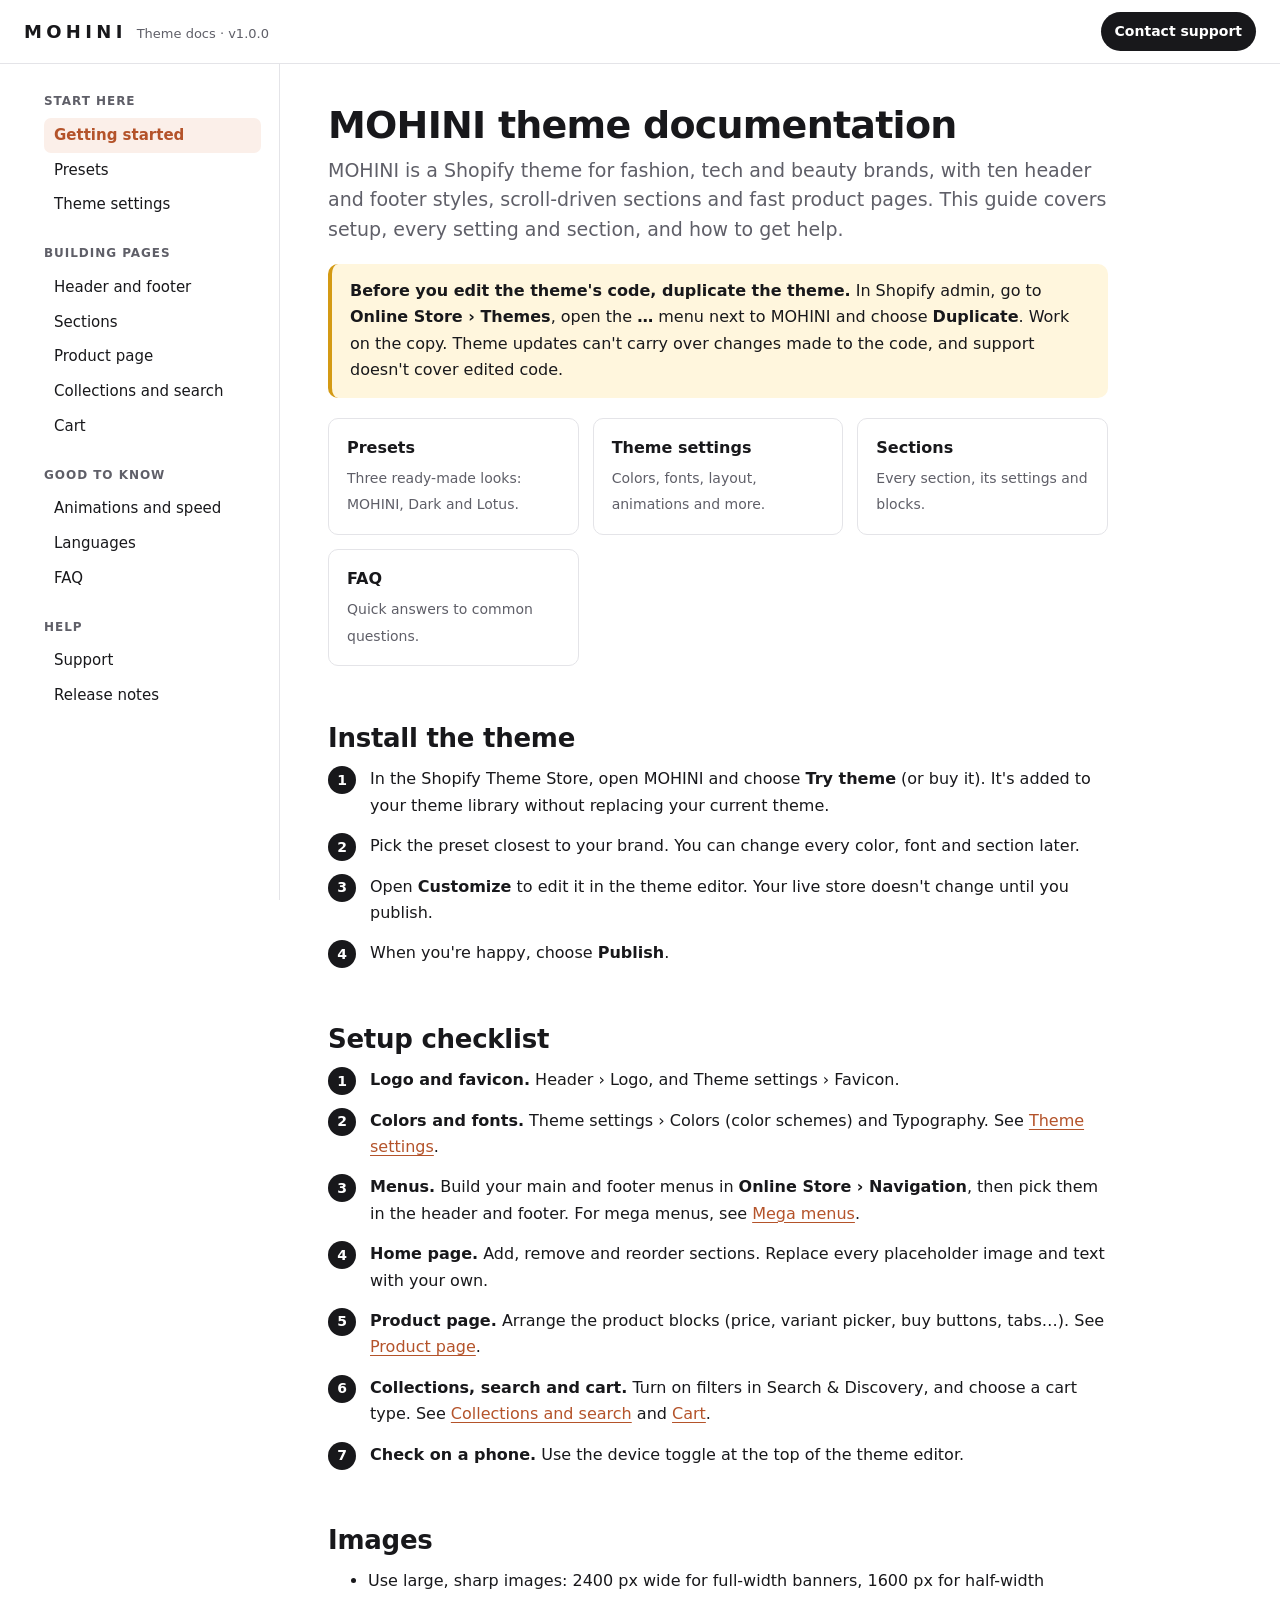
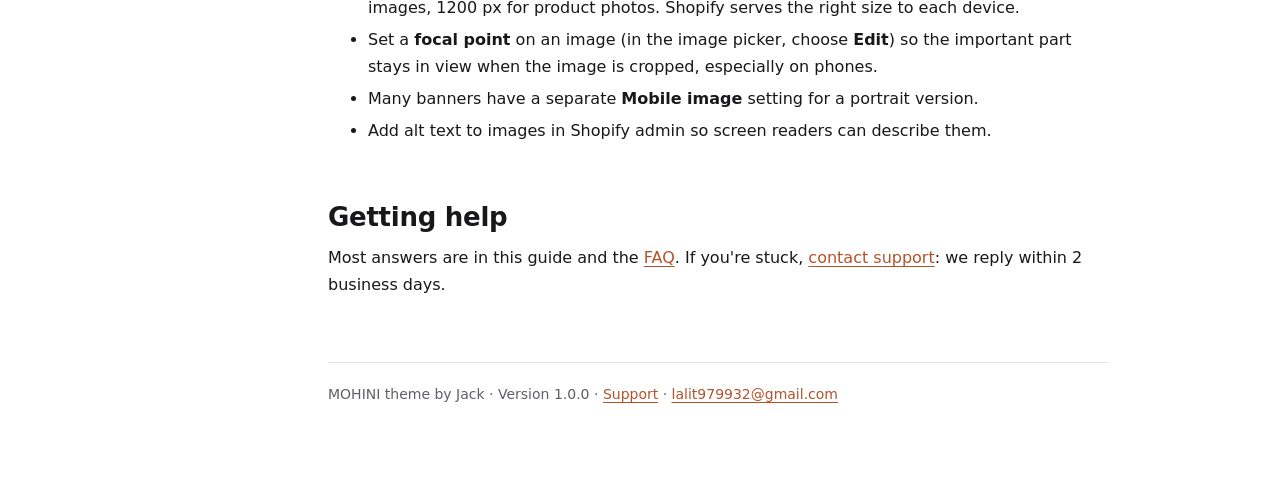
<file: index.html>
<!doctype html>
<html lang="en">
<head>
<meta charset="utf-8">
<meta name="viewport" content="width=device-width, initial-scale=1">
<title>Getting started · MOHINI theme docs</title>
<meta name="description" content="Install MOHINI, pick a preset and set up your store.">
<link rel="canonical" href="https://lalit7704.github.io/mohini-theme-docs/">
<link rel="stylesheet" href="assets/style.css">
</head>
<body>
<header class="topbar">
  <a class="brand" href="index.html">MOHINI<span>Theme docs · v1.0.0</span></a>
  <span class="spacer"></span>
  <a class="cta" href="support.html">Contact support</a>
  <button class="menu-toggle" type="button" aria-expanded="false" aria-controls="sidebar">Menu</button>
</header>
<div class="layout">
  <nav class="sidebar" id="sidebar" aria-label="Documentation"><h4>Start here</h4><a href="index.html" aria-current="page">Getting started</a><a href="presets.html">Presets</a><a href="theme-settings.html">Theme settings</a><h4>Building pages</h4><a href="header-footer.html">Header and footer</a><a href="sections.html">Sections</a><a href="product-page.html">Product page</a><a href="collections-search.html">Collections and search</a><a href="cart.html">Cart</a><h4>Good to know</h4><a href="animations.html">Animations and speed</a><a href="languages.html">Languages</a><a href="faq.html">FAQ</a><h4>Help</h4><a href="support.html">Support</a><a href="changelog.html">Release notes</a></nav>
  <main><div class="content">

<h1>MOHINI theme documentation</h1>
<p class="lead">MOHINI is a Shopify theme for fashion, tech and beauty brands, with ten header and footer styles, scroll-driven sections and fast product pages. This guide covers setup, every setting and section, and how to get help.</p>

<div class="warning">
  <p><strong>Before you edit the theme's code, duplicate the theme.</strong> In Shopify admin, go to <strong>Online Store › Themes</strong>, open the <strong>…</strong> menu next to MOHINI and choose <strong>Duplicate</strong>. Work on the copy. Theme updates can't carry over changes made to the code, and support doesn't cover edited code.</p>
</div>

<div class="cards">
  <a class="card" href="presets.html"><strong>Presets</strong><span>Three ready-made looks: MOHINI, Dark and Lotus.</span></a>
  <a class="card" href="theme-settings.html"><strong>Theme settings</strong><span>Colors, fonts, layout, animations and more.</span></a>
  <a class="card" href="sections.html"><strong>Sections</strong><span>Every section, its settings and blocks.</span></a>
  <a class="card" href="faq.html"><strong>FAQ</strong><span>Quick answers to common questions.</span></a>
</div>

<h2 id="install">Install the theme</h2>
<ol class="steps">
  <li>In the Shopify Theme Store, open MOHINI and choose <strong>Try theme</strong> (or buy it). It's added to your theme library without replacing your current theme.</li>
  <li>Pick the preset closest to your brand. You can change every color, font and section later.</li>
  <li>Open <strong>Customize</strong> to edit it in the theme editor. Your live store doesn't change until you publish.</li>
  <li>When you're happy, choose <strong>Publish</strong>.</li>
</ol>

<h2 id="checklist">Setup checklist</h2>
<ol class="steps">
  <li><strong>Logo and favicon.</strong> Header › Logo, and Theme settings › Favicon.</li>
  <li><strong>Colors and fonts.</strong> Theme settings › Colors (color schemes) and Typography. See <a href="theme-settings.html">Theme settings</a>.</li>
  <li><strong>Menus.</strong> Build your main and footer menus in <strong>Online Store › Navigation</strong>, then pick them in the header and footer. For mega menus, see <a href="header-footer.html#mega-menu">Mega menus</a>.</li>
  <li><strong>Home page.</strong> Add, remove and reorder sections. Replace every placeholder image and text with your own.</li>
  <li><strong>Product page.</strong> Arrange the product blocks (price, variant picker, buy buttons, tabs…). See <a href="product-page.html">Product page</a>.</li>
  <li><strong>Collections, search and cart.</strong> Turn on filters in Search & Discovery, and choose a cart type. See <a href="collections-search.html">Collections and search</a> and <a href="cart.html">Cart</a>.</li>
  <li><strong>Check on a phone.</strong> Use the device toggle at the top of the theme editor.</li>
</ol>

<h2 id="images">Images</h2>
<ul>
  <li>Use large, sharp images: 2400 px wide for full-width banners, 1600 px for half-width images, 1200 px for product photos. Shopify serves the right size to each device.</li>
  <li>Set a <strong>focal point</strong> on an image (in the image picker, choose <strong>Edit</strong>) so the important part stays in view when the image is cropped, especially on phones.</li>
  <li>Many banners have a separate <strong>Mobile image</strong> setting for a portrait version.</li>
  <li>Add alt text to images in Shopify admin so screen readers can describe them.</li>
</ul>

<h2 id="help">Getting help</h2>
<p>Most answers are in this guide and the <a href="faq.html">FAQ</a>. If you're stuck, <a href="support.html">contact support</a>: we reply within 2 business days.</p>

  <footer class="site">MOHINI theme by Jack · Version 1.0.0 · <a href="support.html">Support</a> · <a href="mailto:lalit979932@gmail.com">lalit979932@gmail.com</a></footer>
  </div></main>
</div>
<script>
  (function () {
    var button = document.querySelector('.menu-toggle');
    var sidebar = document.getElementById('sidebar');
    button.addEventListener('click', function () {
      var open = sidebar.classList.toggle('is-open');
      button.setAttribute('aria-expanded', String(open));
    });
  })();
</script>
</body>
</html>
</file>
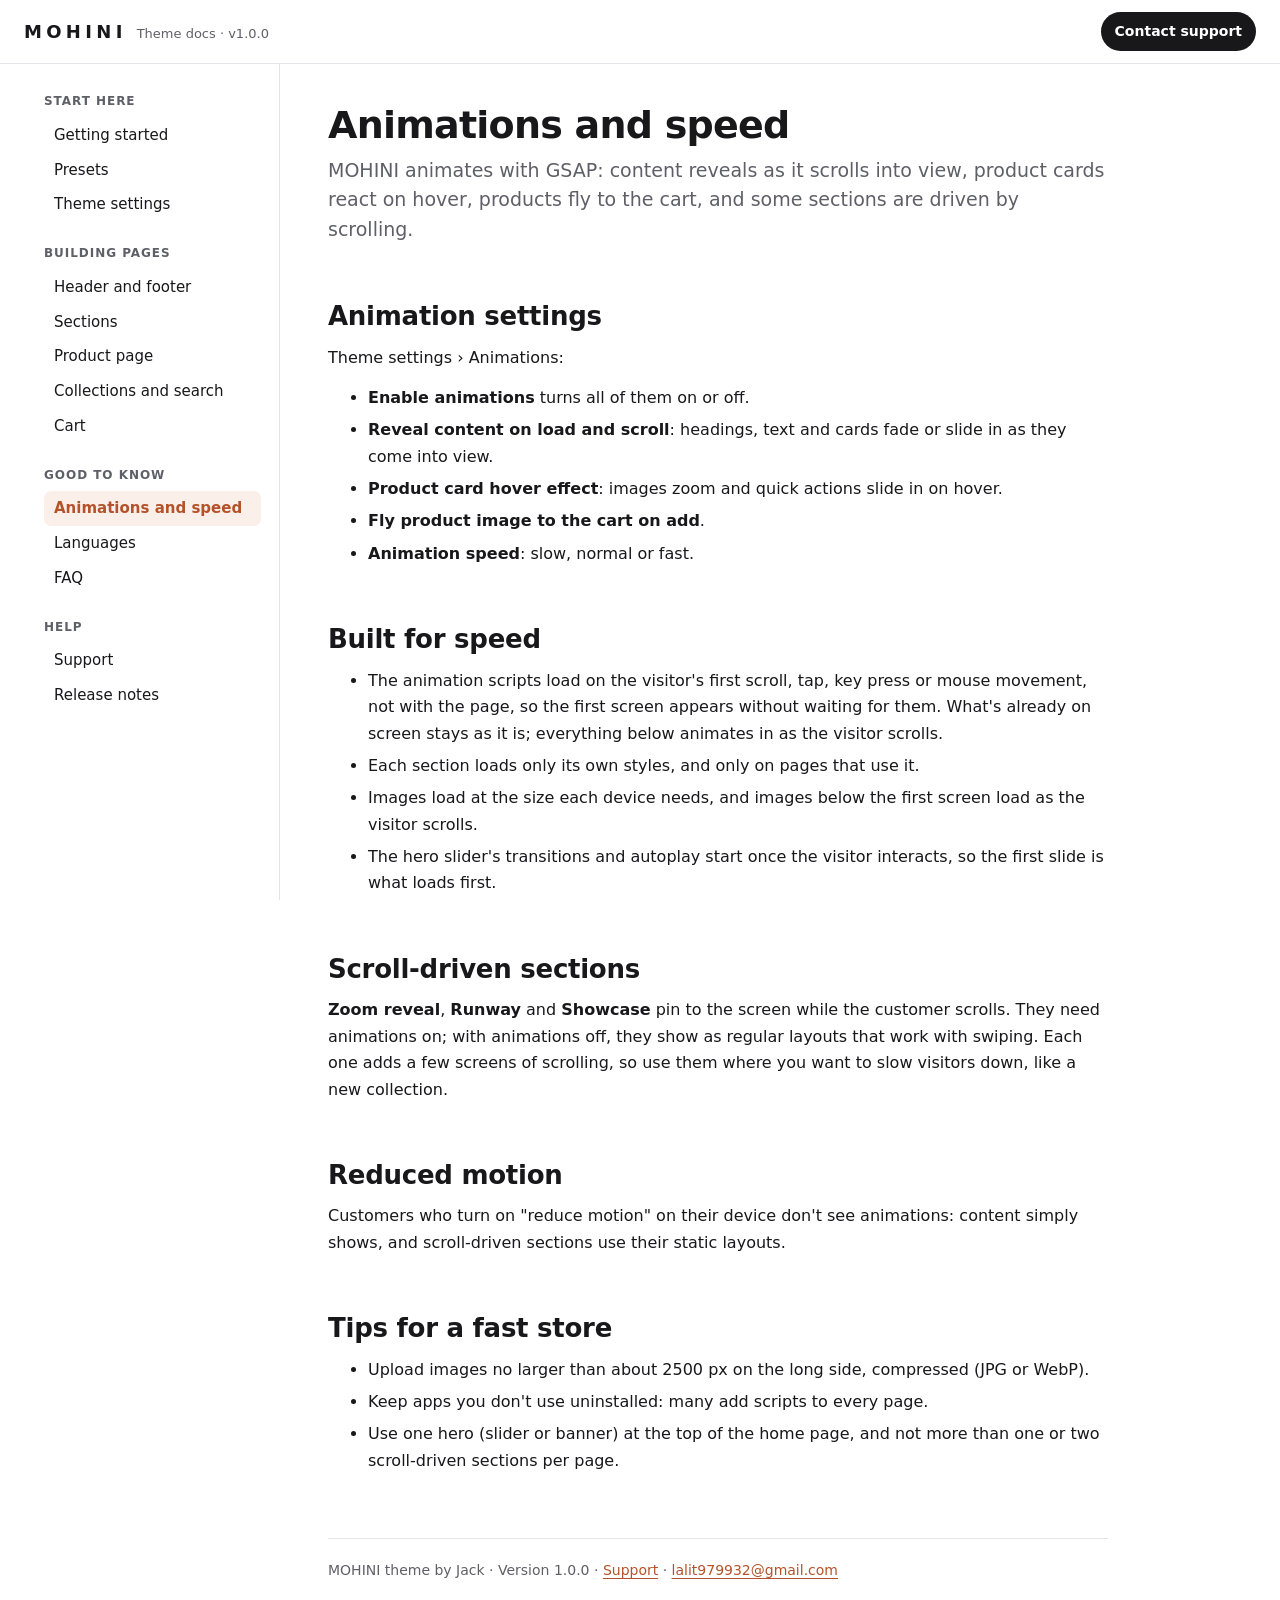
<file: animations.html>
<!doctype html>
<html lang="en">
<head>
<meta charset="utf-8">
<meta name="viewport" content="width=device-width, initial-scale=1">
<title>Animations and speed · MOHINI theme docs</title>
<meta name="description" content="How MOHINI animates and stays fast.">
<link rel="canonical" href="https://lalit7704.github.io/mohini-theme-docs/animations.html">
<link rel="stylesheet" href="assets/style.css">
</head>
<body>
<header class="topbar">
  <a class="brand" href="index.html">MOHINI<span>Theme docs · v1.0.0</span></a>
  <span class="spacer"></span>
  <a class="cta" href="support.html">Contact support</a>
  <button class="menu-toggle" type="button" aria-expanded="false" aria-controls="sidebar">Menu</button>
</header>
<div class="layout">
  <nav class="sidebar" id="sidebar" aria-label="Documentation"><h4>Start here</h4><a href="index.html">Getting started</a><a href="presets.html">Presets</a><a href="theme-settings.html">Theme settings</a><h4>Building pages</h4><a href="header-footer.html">Header and footer</a><a href="sections.html">Sections</a><a href="product-page.html">Product page</a><a href="collections-search.html">Collections and search</a><a href="cart.html">Cart</a><h4>Good to know</h4><a href="animations.html" aria-current="page">Animations and speed</a><a href="languages.html">Languages</a><a href="faq.html">FAQ</a><h4>Help</h4><a href="support.html">Support</a><a href="changelog.html">Release notes</a></nav>
  <main><div class="content">

<h1>Animations and speed</h1>
<p class="lead">MOHINI animates with GSAP: content reveals as it scrolls into view, product cards react on hover, products fly to the cart, and some sections are driven by scrolling.</p>

<h2 id="settings">Animation settings</h2>
<p>Theme settings › Animations:</p>
<ul>
  <li><strong>Enable animations</strong> turns all of them on or off.</li>
  <li><strong>Reveal content on load and scroll</strong>: headings, text and cards fade or slide in as they come into view.</li>
  <li><strong>Product card hover effect</strong>: images zoom and quick actions slide in on hover.</li>
  <li><strong>Fly product image to the cart on add</strong>.</li>
  <li><strong>Animation speed</strong>: slow, normal or fast.</li>
</ul>

<h2 id="speed">Built for speed</h2>
<ul>
  <li>The animation scripts load on the visitor's first scroll, tap, key press or mouse movement, not with the page, so the first screen appears without waiting for them. What's already on screen stays as it is; everything below animates in as the visitor scrolls.</li>
  <li>Each section loads only its own styles, and only on pages that use it.</li>
  <li>Images load at the size each device needs, and images below the first screen load as the visitor scrolls.</li>
  <li>The hero slider's transitions and autoplay start once the visitor interacts, so the first slide is what loads first.</li>
</ul>

<h2 id="scroll-sections">Scroll-driven sections</h2>
<p><strong>Zoom reveal</strong>, <strong>Runway</strong> and <strong>Showcase</strong> pin to the screen while the customer scrolls. They need animations on; with animations off, they show as regular layouts that work with swiping. Each one adds a few screens of scrolling, so use them where you want to slow visitors down, like a new collection.</p>

<h2 id="reduced-motion">Reduced motion</h2>
<p>Customers who turn on "reduce motion" on their device don't see animations: content simply shows, and scroll-driven sections use their static layouts.</p>

<h2 id="tips">Tips for a fast store</h2>
<ul>
  <li>Upload images no larger than about 2500 px on the long side, compressed (JPG or WebP).</li>
  <li>Keep apps you don't use uninstalled: many add scripts to every page.</li>
  <li>Use one hero (slider or banner) at the top of the home page, and not more than one or two scroll-driven sections per page.</li>
</ul>

  <footer class="site">MOHINI theme by Jack · Version 1.0.0 · <a href="support.html">Support</a> · <a href="mailto:lalit979932@gmail.com">lalit979932@gmail.com</a></footer>
  </div></main>
</div>
<script>
  (function () {
    var button = document.querySelector('.menu-toggle');
    var sidebar = document.getElementById('sidebar');
    button.addEventListener('click', function () {
      var open = sidebar.classList.toggle('is-open');
      button.setAttribute('aria-expanded', String(open));
    });
  })();
</script>
</body>
</html>
</file>
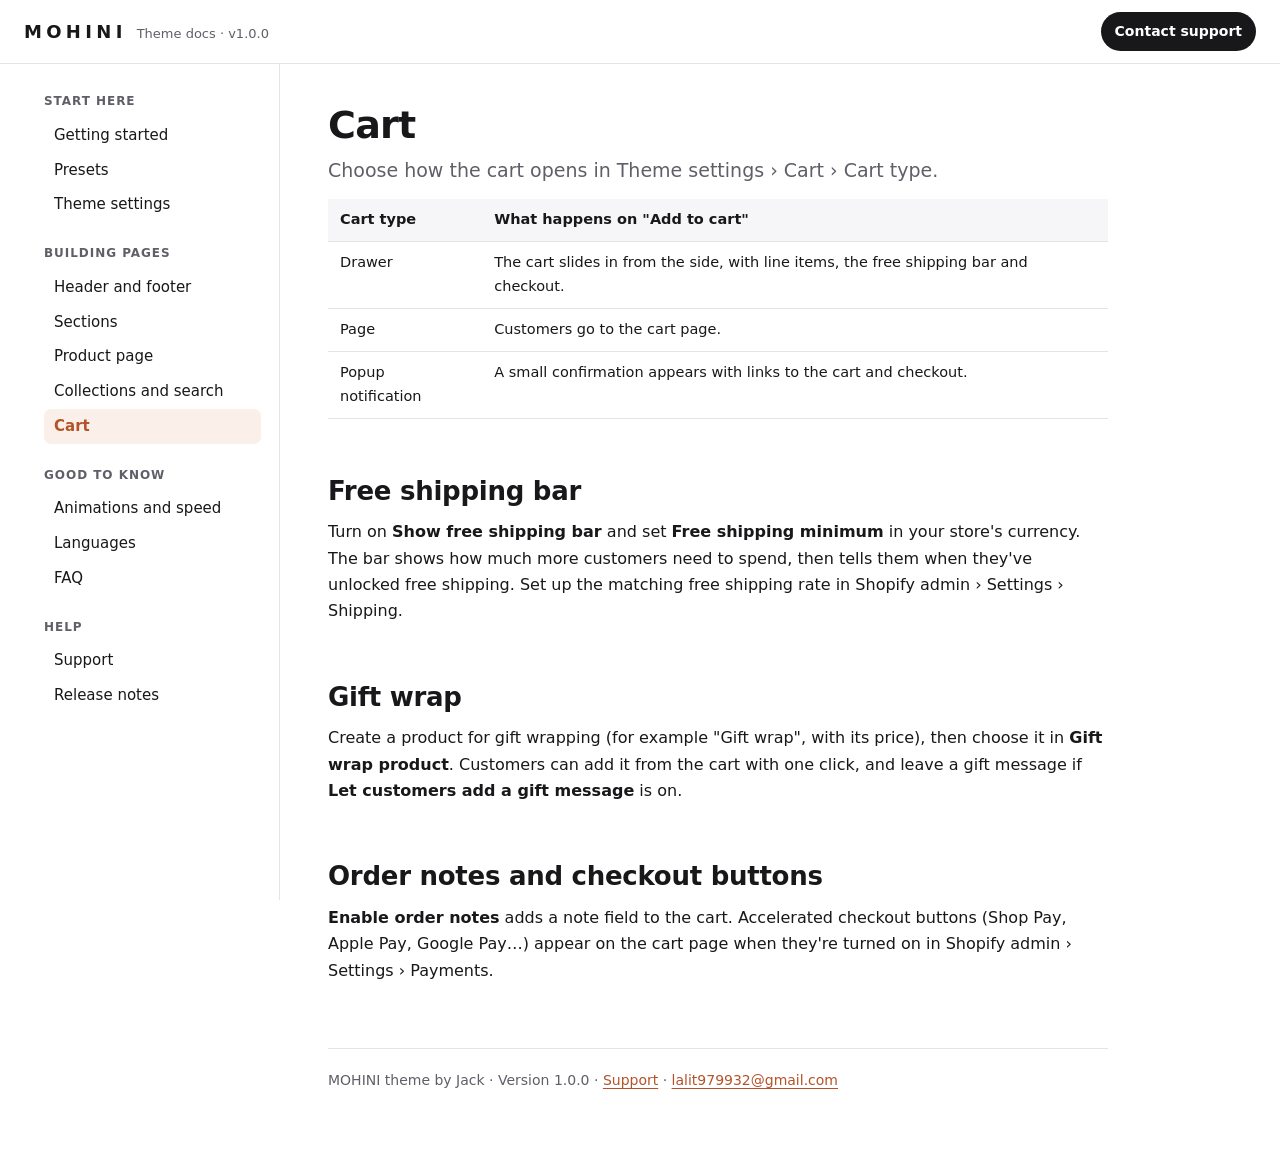
<file: cart.html>
<!doctype html>
<html lang="en">
<head>
<meta charset="utf-8">
<meta name="viewport" content="width=device-width, initial-scale=1">
<title>Cart · MOHINI theme docs</title>
<meta name="description" content="Cart drawer, cart page, gift wrap and free shipping bar.">
<link rel="canonical" href="https://lalit7704.github.io/mohini-theme-docs/cart.html">
<link rel="stylesheet" href="assets/style.css">
</head>
<body>
<header class="topbar">
  <a class="brand" href="index.html">MOHINI<span>Theme docs · v1.0.0</span></a>
  <span class="spacer"></span>
  <a class="cta" href="support.html">Contact support</a>
  <button class="menu-toggle" type="button" aria-expanded="false" aria-controls="sidebar">Menu</button>
</header>
<div class="layout">
  <nav class="sidebar" id="sidebar" aria-label="Documentation"><h4>Start here</h4><a href="index.html">Getting started</a><a href="presets.html">Presets</a><a href="theme-settings.html">Theme settings</a><h4>Building pages</h4><a href="header-footer.html">Header and footer</a><a href="sections.html">Sections</a><a href="product-page.html">Product page</a><a href="collections-search.html">Collections and search</a><a href="cart.html" aria-current="page">Cart</a><h4>Good to know</h4><a href="animations.html">Animations and speed</a><a href="languages.html">Languages</a><a href="faq.html">FAQ</a><h4>Help</h4><a href="support.html">Support</a><a href="changelog.html">Release notes</a></nav>
  <main><div class="content">

<h1>Cart</h1>
<p class="lead">Choose how the cart opens in Theme settings › Cart › Cart type.</p>
<table>
  <thead><tr><th>Cart type</th><th>What happens on "Add to cart"</th></tr></thead>
  <tbody>
    <tr><td>Drawer</td><td>The cart slides in from the side, with line items, the free shipping bar and checkout.</td></tr>
    <tr><td>Page</td><td>Customers go to the cart page.</td></tr>
    <tr><td>Popup notification</td><td>A small confirmation appears with links to the cart and checkout.</td></tr>
  </tbody>
</table>

<h2 id="free-shipping">Free shipping bar</h2>
<p>Turn on <strong>Show free shipping bar</strong> and set <strong>Free shipping minimum</strong> in your store's currency. The bar shows how much more customers need to spend, then tells them when they've unlocked free shipping. Set up the matching free shipping rate in Shopify admin › Settings › Shipping.</p>

<h2 id="gift-wrap">Gift wrap</h2>
<p>Create a product for gift wrapping (for example "Gift wrap", with its price), then choose it in <strong>Gift wrap product</strong>. Customers can add it from the cart with one click, and leave a gift message if <strong>Let customers add a gift message</strong> is on.</p>

<h2 id="notes">Order notes and checkout buttons</h2>
<p><strong>Enable order notes</strong> adds a note field to the cart. Accelerated checkout buttons (Shop Pay, Apple Pay, Google Pay…) appear on the cart page when they're turned on in Shopify admin › Settings › Payments.</p>

  <footer class="site">MOHINI theme by Jack · Version 1.0.0 · <a href="support.html">Support</a> · <a href="mailto:lalit979932@gmail.com">lalit979932@gmail.com</a></footer>
  </div></main>
</div>
<script>
  (function () {
    var button = document.querySelector('.menu-toggle');
    var sidebar = document.getElementById('sidebar');
    button.addEventListener('click', function () {
      var open = sidebar.classList.toggle('is-open');
      button.setAttribute('aria-expanded', String(open));
    });
  })();
</script>
</body>
</html>
</file>
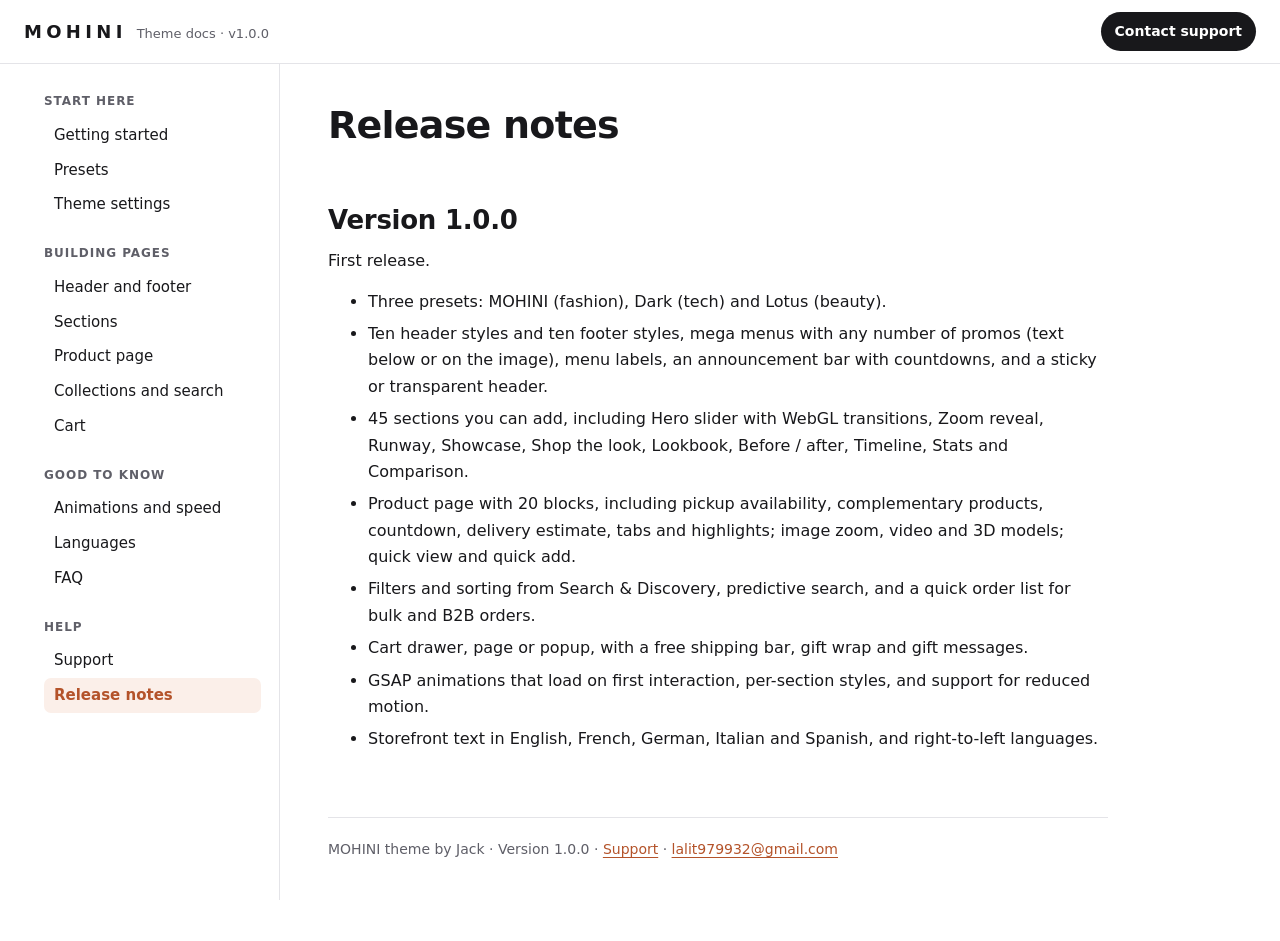
<file: changelog.html>
<!doctype html>
<html lang="en">
<head>
<meta charset="utf-8">
<meta name="viewport" content="width=device-width, initial-scale=1">
<title>Release notes · MOHINI theme docs</title>
<meta name="description" content="What's new in each MOHINI version.">
<link rel="canonical" href="https://lalit7704.github.io/mohini-theme-docs/changelog.html">
<link rel="stylesheet" href="assets/style.css">
</head>
<body>
<header class="topbar">
  <a class="brand" href="index.html">MOHINI<span>Theme docs · v1.0.0</span></a>
  <span class="spacer"></span>
  <a class="cta" href="support.html">Contact support</a>
  <button class="menu-toggle" type="button" aria-expanded="false" aria-controls="sidebar">Menu</button>
</header>
<div class="layout">
  <nav class="sidebar" id="sidebar" aria-label="Documentation"><h4>Start here</h4><a href="index.html">Getting started</a><a href="presets.html">Presets</a><a href="theme-settings.html">Theme settings</a><h4>Building pages</h4><a href="header-footer.html">Header and footer</a><a href="sections.html">Sections</a><a href="product-page.html">Product page</a><a href="collections-search.html">Collections and search</a><a href="cart.html">Cart</a><h4>Good to know</h4><a href="animations.html">Animations and speed</a><a href="languages.html">Languages</a><a href="faq.html">FAQ</a><h4>Help</h4><a href="support.html">Support</a><a href="changelog.html" aria-current="page">Release notes</a></nav>
  <main><div class="content">

<h1>Release notes</h1>
<h2 id="v1-0-0">Version 1.0.0</h2>
<p>First release.</p>
<ul>
  <li>Three presets: MOHINI (fashion), Dark (tech) and Lotus (beauty).</li>
  <li>Ten header styles and ten footer styles, mega menus with any number of promos (text below or on the image), menu labels, an announcement bar with countdowns, and a sticky or transparent header.</li>
  <li>45 sections you can add, including Hero slider with WebGL transitions, Zoom reveal, Runway, Showcase, Shop the look, Lookbook, Before / after, Timeline, Stats and Comparison.</li>
  <li>Product page with 20 blocks, including pickup availability, complementary products, countdown, delivery estimate, tabs and highlights; image zoom, video and 3D models; quick view and quick add.</li>
  <li>Filters and sorting from Search & Discovery, predictive search, and a quick order list for bulk and B2B orders.</li>
  <li>Cart drawer, page or popup, with a free shipping bar, gift wrap and gift messages.</li>
  <li>GSAP animations that load on first interaction, per-section styles, and support for reduced motion.</li>
  <li>Storefront text in English, French, German, Italian and Spanish, and right-to-left languages.</li>
</ul>

  <footer class="site">MOHINI theme by Jack · Version 1.0.0 · <a href="support.html">Support</a> · <a href="mailto:lalit979932@gmail.com">lalit979932@gmail.com</a></footer>
  </div></main>
</div>
<script>
  (function () {
    var button = document.querySelector('.menu-toggle');
    var sidebar = document.getElementById('sidebar');
    button.addEventListener('click', function () {
      var open = sidebar.classList.toggle('is-open');
      button.setAttribute('aria-expanded', String(open));
    });
  })();
</script>
</body>
</html>
</file>
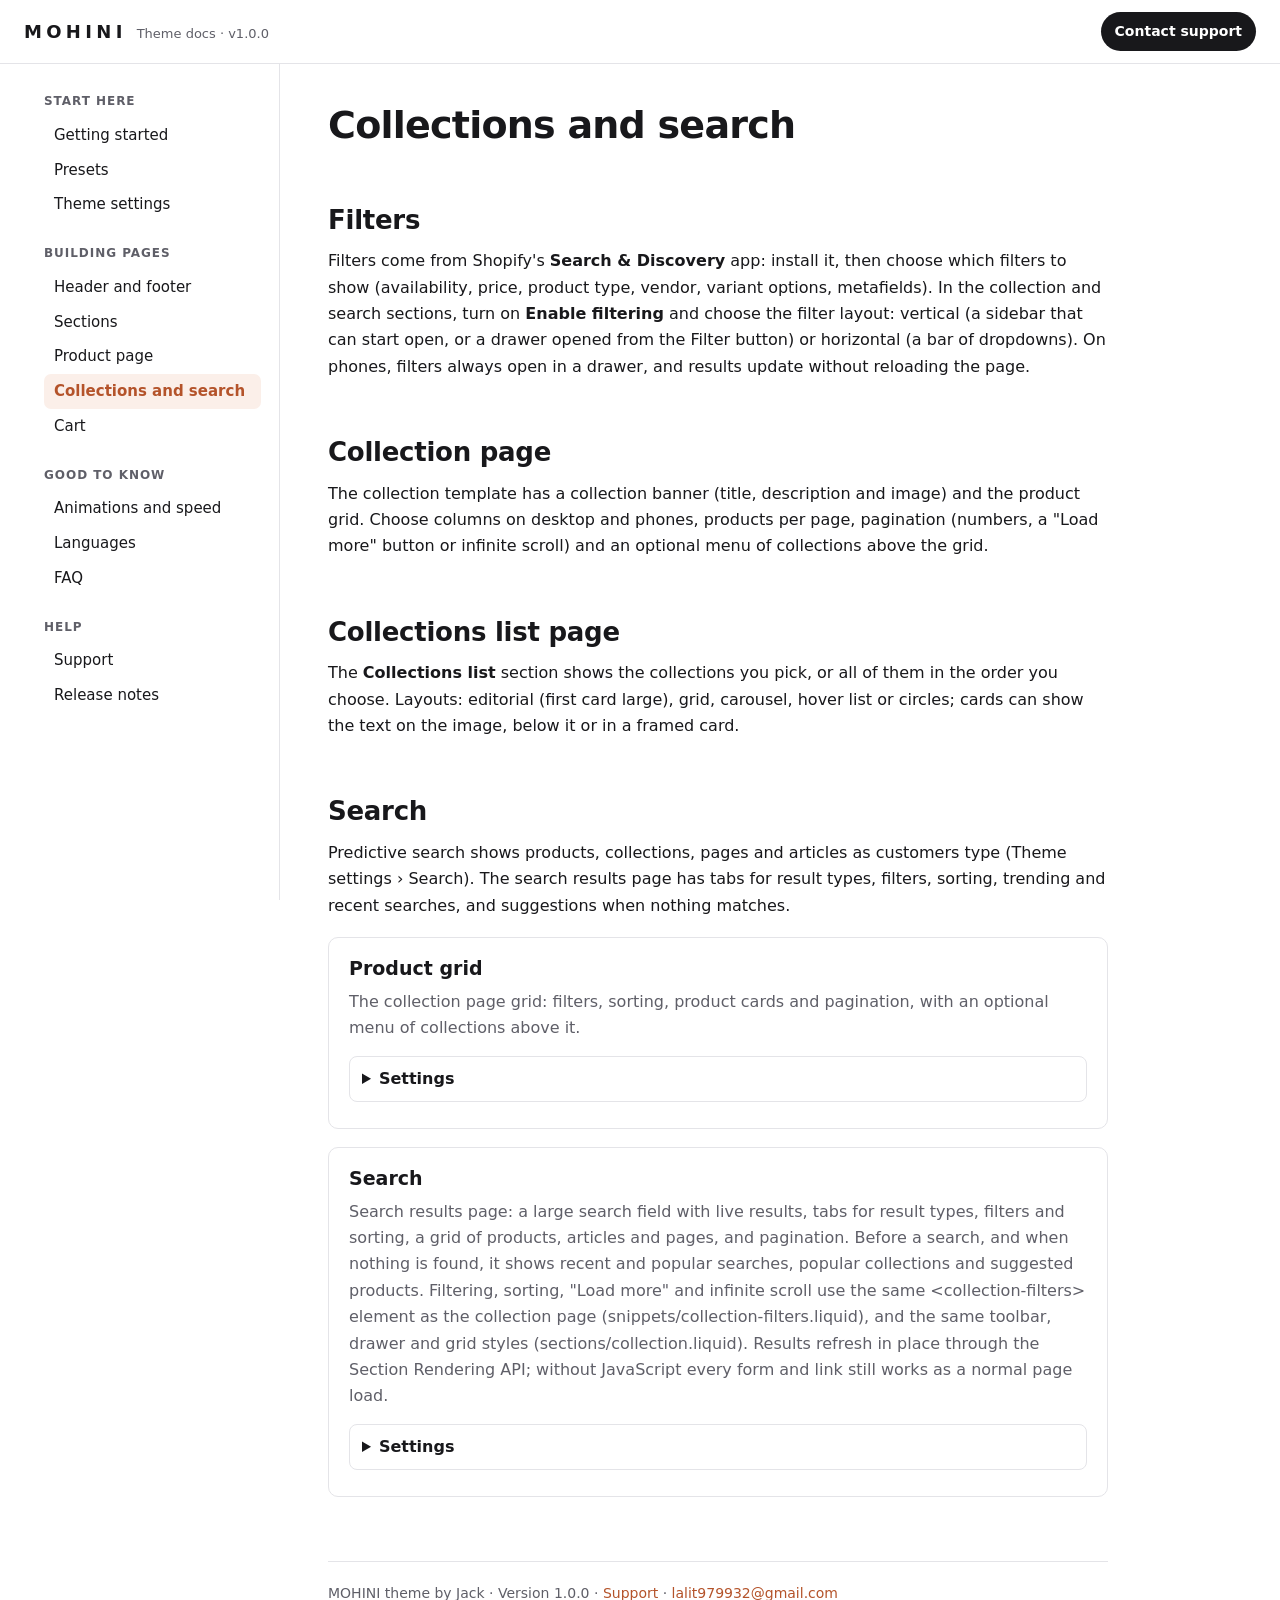
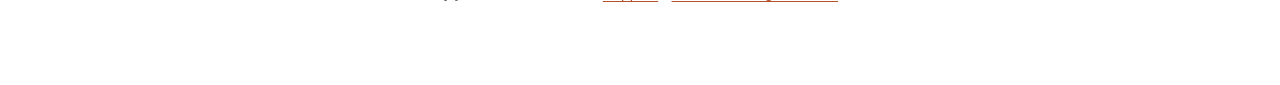
<file: collections-search.html>
<!doctype html>
<html lang="en">
<head>
<meta charset="utf-8">
<meta name="viewport" content="width=device-width, initial-scale=1">
<title>Collections and search · MOHINI theme docs</title>
<meta name="description" content="Collection pages, filters, sorting and search.">
<link rel="canonical" href="https://lalit7704.github.io/mohini-theme-docs/collections-search.html">
<link rel="stylesheet" href="assets/style.css">
</head>
<body>
<header class="topbar">
  <a class="brand" href="index.html">MOHINI<span>Theme docs · v1.0.0</span></a>
  <span class="spacer"></span>
  <a class="cta" href="support.html">Contact support</a>
  <button class="menu-toggle" type="button" aria-expanded="false" aria-controls="sidebar">Menu</button>
</header>
<div class="layout">
  <nav class="sidebar" id="sidebar" aria-label="Documentation"><h4>Start here</h4><a href="index.html">Getting started</a><a href="presets.html">Presets</a><a href="theme-settings.html">Theme settings</a><h4>Building pages</h4><a href="header-footer.html">Header and footer</a><a href="sections.html">Sections</a><a href="product-page.html">Product page</a><a href="collections-search.html" aria-current="page">Collections and search</a><a href="cart.html">Cart</a><h4>Good to know</h4><a href="animations.html">Animations and speed</a><a href="languages.html">Languages</a><a href="faq.html">FAQ</a><h4>Help</h4><a href="support.html">Support</a><a href="changelog.html">Release notes</a></nav>
  <main><div class="content">

<h1>Collections and search</h1>

<h2 id="filters">Filters</h2>
<p>Filters come from Shopify's <strong>Search & Discovery</strong> app: install it, then choose which filters to show (availability, price, product type, vendor, variant options, metafields). In the collection and search sections, turn on <strong>Enable filtering</strong> and choose the filter layout: vertical (a sidebar that can start open, or a drawer opened from the Filter button) or horizontal (a bar of dropdowns). On phones, filters always open in a drawer, and results update without reloading the page.</p>

<h2 id="collection-page">Collection page</h2>
<p>The collection template has a collection banner (title, description and image) and the product grid. Choose columns on desktop and phones, products per page, pagination (numbers, a "Load more" button or infinite scroll) and an optional menu of collections above the grid.</p>

<h2 id="collections-list">Collections list page</h2>
<p>The <strong>Collections list</strong> section shows the collections you pick, or all of them in the order you choose. Layouts: editorial (first card large), grid, carousel, hover list or circles; cards can show the text on the image, below it or in a framed card.</p>

<h2 id="search">Search</h2>
<p>Predictive search shows products, collections, pages and articles as customers type (Theme settings › Search). The search results page has tabs for result types, filters, sorting, trending and recent searches, and suggestions when nothing matches.</p>
<div class="ref" id="collection">
  <h3>Product grid</h3>
  <p class="desc">The collection page grid: filters, sorting, product cards and pagination, with an optional menu of collections above it.</p>
  <details><summary>Settings</summary><div><table><thead><tr><th>Setting</th><th>Type</th></tr></thead><tbody><tr><td>Color scheme</td><td class="setting-type">Color scheme</td></tr><tr><td>Navigation menu<span class="setting-help">Links shown above the products, like sub-collections. The collection being viewed is highlighted.</span></td><td class="setting-type">Menu</td></tr><tr><td>Show collection images</td><td class="setting-type">On / off</td></tr><tr><td>Products per page</td><td class="setting-type">Slider</td></tr><tr><td>Columns on desktop</td><td class="setting-type">Slider</td></tr><tr><td>Columns on mobile<span class="setting-help">Options: 1, 2</span></td><td class="setting-type">Choice</td></tr><tr><td>Image ratio<span class="setting-help">Options: Theme setting, Adapt to image, Square, Portrait, Landscape</span></td><td class="setting-type">Choice</td></tr><tr><td>Pagination type<span class="setting-help">Options: Page number, Load more button, Infinite scroll</span></td><td class="setting-type">Choice</td></tr><tr><td><span class="setting-help">Filtering and sorting</span>Enable filtering<span class="setting-help">Customize filters with the Shopify Search &amp; Discovery app.</span></td><td class="setting-type">On / off</td></tr><tr><td><span class="setting-help">Filtering and sorting</span>Enable sorting</td><td class="setting-type">On / off</td></tr><tr><td><span class="setting-help">Filtering and sorting</span>Filter layout<span class="setting-help">Options: Horizontal, Vertical</span></td><td class="setting-type">Choice</td></tr><tr><td><span class="setting-help">Filtering and sorting</span>Sort by style<span class="setting-help">Options: List, Dropdown</span></td><td class="setting-type">Choice</td></tr><tr><td><span class="setting-help">Vertical filters</span>Open filters by default<span class="setting-help">When off, filters stay hidden until the Filter button opens them in a drawer.</span></td><td class="setting-type">On / off</td></tr><tr><td><span class="setting-help">Vertical filters</span>Size<span class="setting-help">Options: Small, Medium, Large</span></td><td class="setting-type">Choice</td></tr><tr><td><span class="setting-help">Padding</span>Top padding</td><td class="setting-type">Slider</td></tr><tr><td><span class="setting-help">Padding</span>Bottom padding</td><td class="setting-type">Slider</td></tr></tbody></table></div></details>
  
  
</div>
<div class="ref" id="search">
  <h3>Search</h3>
  <p class="desc">Search results page: a large search field with live results, tabs for result types, filters and sorting, a grid of products, articles and pages, and pagination. Before a search, and when nothing is found, it shows recent and popular searches, popular collections and suggested products. Filtering, sorting, &quot;Load more&quot; and infinite scroll use the same &lt;collection-filters&gt; element as the collection page (snippets/collection-filters.liquid), and the same toolbar, drawer and grid styles (sections/collection.liquid). Results refresh in place through the Section Rendering API; without JavaScript every form and link still works as a normal page load.</p>
  <details><summary>Settings</summary><div><table><thead><tr><th>Setting</th><th>Type</th></tr></thead><tbody><tr><td>Color scheme</td><td class="setting-type">Color scheme</td></tr><tr><td><span class="setting-help">Search field</span>Heading<span class="setting-help">Shown before a search. After a search, the search terms show instead.</span></td><td class="setting-type">Text</td></tr><tr><td><span class="setting-help">Search field</span>Subheading</td><td class="setting-type">Text</td></tr><tr><td><span class="setting-help">Search field</span>Placeholder texts<span class="setting-help">Separate with commas. The search field types them out one after another.</span></td><td class="setting-type">Text</td></tr><tr><td><span class="setting-help">Search field</span>Trending searches<span class="setting-help">Separate with commas. They show under the search field as shortcuts.</span></td><td class="setting-type">Text</td></tr><tr><td><span class="setting-help">Search field</span>Show recent searches<span class="setting-help">Remembered in each customer's own browser.</span></td><td class="setting-type">On / off</td></tr><tr><td><span class="setting-help">Results</span>Show tabs for products, articles and pages</td><td class="setting-type">On / off</td></tr><tr><td><span class="setting-help">Results</span>Results per page</td><td class="setting-type">Slider</td></tr><tr><td><span class="setting-help">Results</span>Columns on desktop</td><td class="setting-type">Slider</td></tr><tr><td><span class="setting-help">Results</span>Columns on mobile<span class="setting-help">Options: 1, 2</span></td><td class="setting-type">Choice</td></tr><tr><td><span class="setting-help">Results</span>Let customers change results per row<span class="setting-help">Their choice is remembered in their browser.</span></td><td class="setting-type">On / off</td></tr><tr><td><span class="setting-help">Results</span>Image ratio<span class="setting-help">Options: Theme setting, Adapt to image, Square, Portrait, Landscape</span></td><td class="setting-type">Choice</td></tr><tr><td><span class="setting-help">Results</span>Pagination type<span class="setting-help">Options: Page number, Load more button, Infinite scroll</span></td><td class="setting-type">Choice</td></tr><tr><td><span class="setting-help">Results</span>Show article images</td><td class="setting-type">On / off</td></tr><tr><td><span class="setting-help">Results</span>Show excerpts for articles and pages</td><td class="setting-type">On / off</td></tr><tr><td><span class="setting-help">Results</span>Highlight search terms<span class="setting-help">In the titles and excerpts of articles and pages.</span></td><td class="setting-type">On / off</td></tr><tr><td><span class="setting-help">Filtering and sorting</span>Enable filtering<span class="setting-help">Filters are set up in the Search &amp; Discovery app and apply to products.</span></td><td class="setting-type">On / off</td></tr><tr><td><span class="setting-help">Filtering and sorting</span>Enable sorting</td><td class="setting-type">On / off</td></tr><tr><td><span class="setting-help">Filtering and sorting</span>Filter layout<span class="setting-help">Options: Horizontal, Vertical</span></td><td class="setting-type">Choice</td></tr><tr><td><span class="setting-help">Filtering and sorting</span>Sort by style<span class="setting-help">Options: List, Dropdown</span></td><td class="setting-type">Choice</td></tr><tr><td><span class="setting-help">Filtering and sorting</span>Open filters by default<span class="setting-help">When off, filters stay hidden until the Filter button opens them in a drawer.</span></td><td class="setting-type">On / off</td></tr><tr><td><span class="setting-help">Filtering and sorting</span>Size<span class="setting-help">Options: Small, Medium, Large</span></td><td class="setting-type">Choice</td></tr><tr><td><span class="setting-help">Suggestions</span>Show search tips</td><td class="setting-type">On / off</td></tr><tr><td><span class="setting-help">Suggestions</span>Collections heading</td><td class="setting-type">Text</td></tr><tr><td><span class="setting-help">Suggestions</span>Collections</td><td class="setting-type">Collections</td></tr><tr><td><span class="setting-help">Suggestions</span>Products heading</td><td class="setting-type">Text</td></tr><tr><td><span class="setting-help">Suggestions</span>Collection</td><td class="setting-type">Collection</td></tr><tr><td><span class="setting-help">Suggestions</span>Products to show</td><td class="setting-type">Slider</td></tr><tr><td><span class="setting-help">Padding</span>Top padding</td><td class="setting-type">Slider</td></tr><tr><td><span class="setting-help">Padding</span>Bottom padding</td><td class="setting-type">Slider</td></tr></tbody></table></div></details>
  
  
</div>

  <footer class="site">MOHINI theme by Jack · Version 1.0.0 · <a href="support.html">Support</a> · <a href="mailto:lalit979932@gmail.com">lalit979932@gmail.com</a></footer>
  </div></main>
</div>
<script>
  (function () {
    var button = document.querySelector('.menu-toggle');
    var sidebar = document.getElementById('sidebar');
    button.addEventListener('click', function () {
      var open = sidebar.classList.toggle('is-open');
      button.setAttribute('aria-expanded', String(open));
    });
  })();
</script>
</body>
</html>
</file>
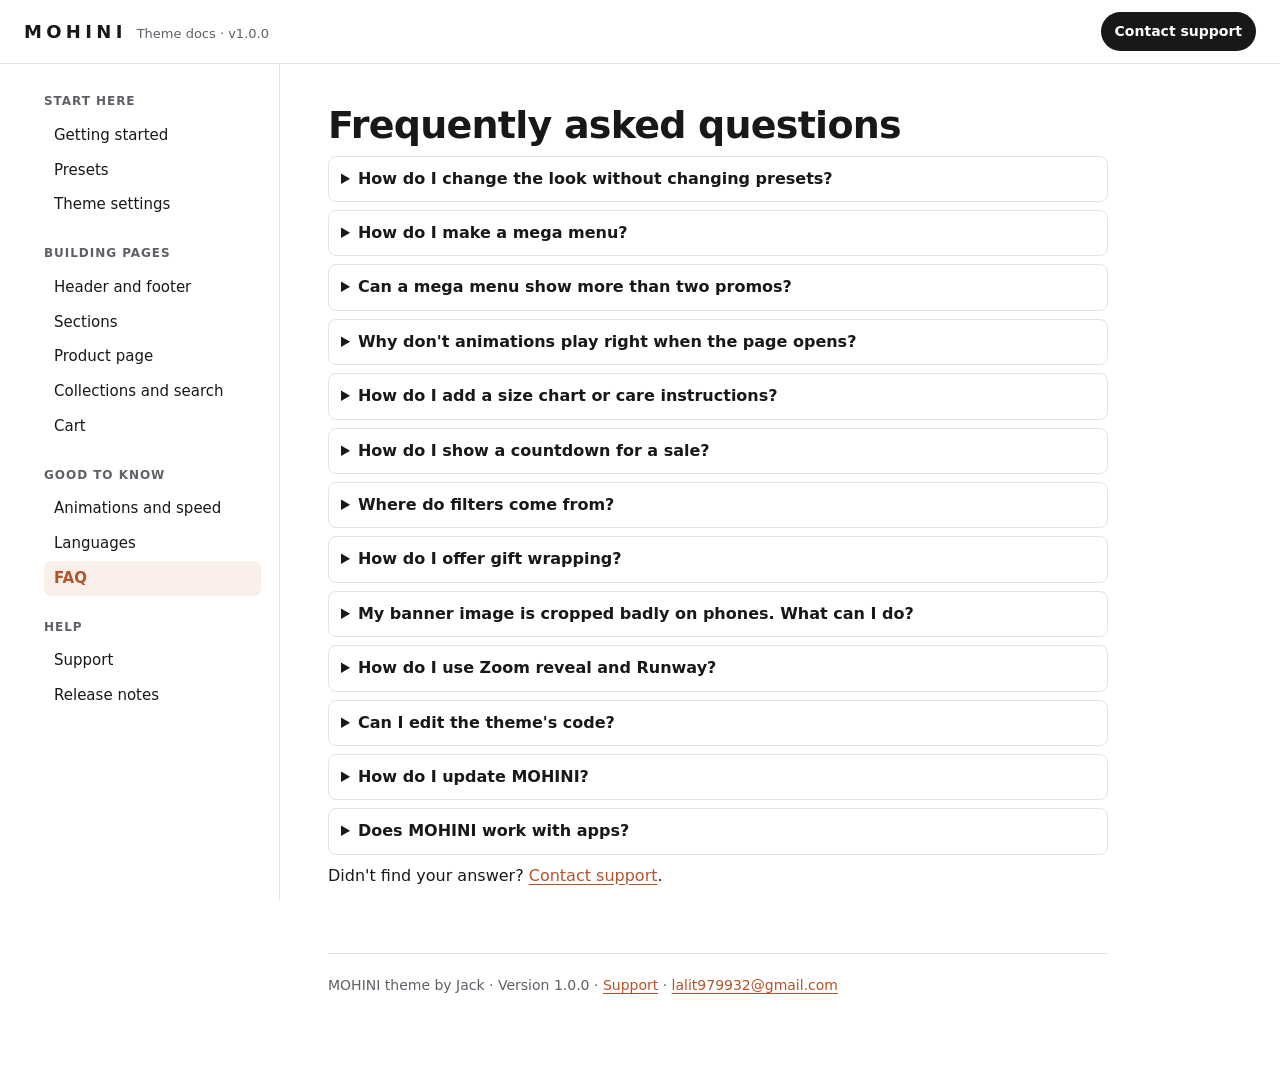
<file: faq.html>
<!doctype html>
<html lang="en">
<head>
<meta charset="utf-8">
<meta name="viewport" content="width=device-width, initial-scale=1">
<title>FAQ · MOHINI theme docs</title>
<meta name="description" content="Frequently asked questions about MOHINI.">
<link rel="canonical" href="https://lalit7704.github.io/mohini-theme-docs/faq.html">
<link rel="stylesheet" href="assets/style.css">
</head>
<body>
<header class="topbar">
  <a class="brand" href="index.html">MOHINI<span>Theme docs · v1.0.0</span></a>
  <span class="spacer"></span>
  <a class="cta" href="support.html">Contact support</a>
  <button class="menu-toggle" type="button" aria-expanded="false" aria-controls="sidebar">Menu</button>
</header>
<div class="layout">
  <nav class="sidebar" id="sidebar" aria-label="Documentation"><h4>Start here</h4><a href="index.html">Getting started</a><a href="presets.html">Presets</a><a href="theme-settings.html">Theme settings</a><h4>Building pages</h4><a href="header-footer.html">Header and footer</a><a href="sections.html">Sections</a><a href="product-page.html">Product page</a><a href="collections-search.html">Collections and search</a><a href="cart.html">Cart</a><h4>Good to know</h4><a href="animations.html">Animations and speed</a><a href="languages.html">Languages</a><a href="faq.html" aria-current="page">FAQ</a><h4>Help</h4><a href="support.html">Support</a><a href="changelog.html">Release notes</a></nav>
  <main><div class="content">

<h1>Frequently asked questions</h1>
<div class="faq">
<details><summary>How do I change the look without changing presets?</summary><div><p>Theme settings › Colors and Typography set colors and fonts, and Header › Style and Footer › Style each offer ten styles. Between them you can match any preset.</p></div></details>
<details><summary>How do I make a mega menu?</summary><div><p>Set Header › Menu type to "Mega menu" and give a top-level menu link child links (and grandchild links for columns). To add promo images, add a "Mega menu promo" block and type the link's title in "Menu item". See <a href="header-footer.html#mega-menu">Mega menus and promos</a>.</p></div></details>
<details><summary>Can a mega menu show more than two promos?</summary><div><p>Yes: add another Mega menu promo block with the same menu item. Promos from every matching block show in a row.</p></div></details>
<details><summary>Why don't animations play right when the page opens?</summary><div><p>To keep pages fast, the animation scripts load on the visitor's first scroll, tap or mouse movement. Whatever is on screen at that point stays as it is, and everything below animates in as they scroll. If nothing animates at all, check Theme settings › Animations and whether your device has "reduce motion" turned on.</p></div></details>
<details><summary>How do I add a size chart or care instructions?</summary><div><p>Write the content as a page in Shopify admin › Online Store › Pages, then add a "Collapsible tab" or "Tabs" block to the product page and choose that page.</p></div></details>
<details><summary>How do I show a countdown for a sale?</summary><div><p>Add a "Countdown timer" block to the product page, or a countdown to an Announcement block in the header, and set the end date and time.</p></div></details>
<details><summary>Where do filters come from?</summary><div><p>From Shopify's free Search & Discovery app. Install it, choose your filters there, then turn on "Enable filtering" in the collection and search sections.</p></div></details>
<details><summary>How do I offer gift wrapping?</summary><div><p>Create a gift wrap product and choose it in Theme settings › Cart › Gift wrap product. See <a href="cart.html#gift-wrap">Gift wrap</a>.</p></div></details>
<details><summary>My banner image is cropped badly on phones. What can I do?</summary><div><p>Set a focal point on the image (image picker › Edit), or add a separate mobile image where the section offers one.</p></div></details>
<details><summary>How do I use Zoom reveal and Runway?</summary><div><p>Add them from Add section on the home page. Zoom reveal cuts a word out of the section's color to show your image through its letters; Runway pairs model images with products. Both need animations on. See <a href="sections.html#zoom-reveal">Zoom reveal</a> and <a href="sections.html#runway">Runway</a>.</p></div></details>
<details><summary>Can I edit the theme's code?</summary><div><p>Yes, but duplicate the theme first and edit the copy. Edited code can't receive theme updates automatically, and support doesn't cover changes to the code.</p></div></details>
<details><summary>How do I update MOHINI?</summary><div><p>When an update is out, Shopify shows it in Online Store › Themes. Adding the update creates a new copy with your settings and content carried over; review it and publish it. Changes you made to the code aren't carried over.</p></div></details>
<details><summary>Does MOHINI work with apps?</summary><div><p>Yes. Sections and the product page accept app blocks, and apps that add their own sections or embeds work as usual. We can't support the apps themselves; contact the app's developer for help with an app.</p></div></details>
</div>
<p>Didn't find your answer? <a href="support.html">Contact support</a>.</p>

  <footer class="site">MOHINI theme by Jack · Version 1.0.0 · <a href="support.html">Support</a> · <a href="mailto:lalit979932@gmail.com">lalit979932@gmail.com</a></footer>
  </div></main>
</div>
<script>
  (function () {
    var button = document.querySelector('.menu-toggle');
    var sidebar = document.getElementById('sidebar');
    button.addEventListener('click', function () {
      var open = sidebar.classList.toggle('is-open');
      button.setAttribute('aria-expanded', String(open));
    });
  })();
</script>
</body>
</html>
</file>
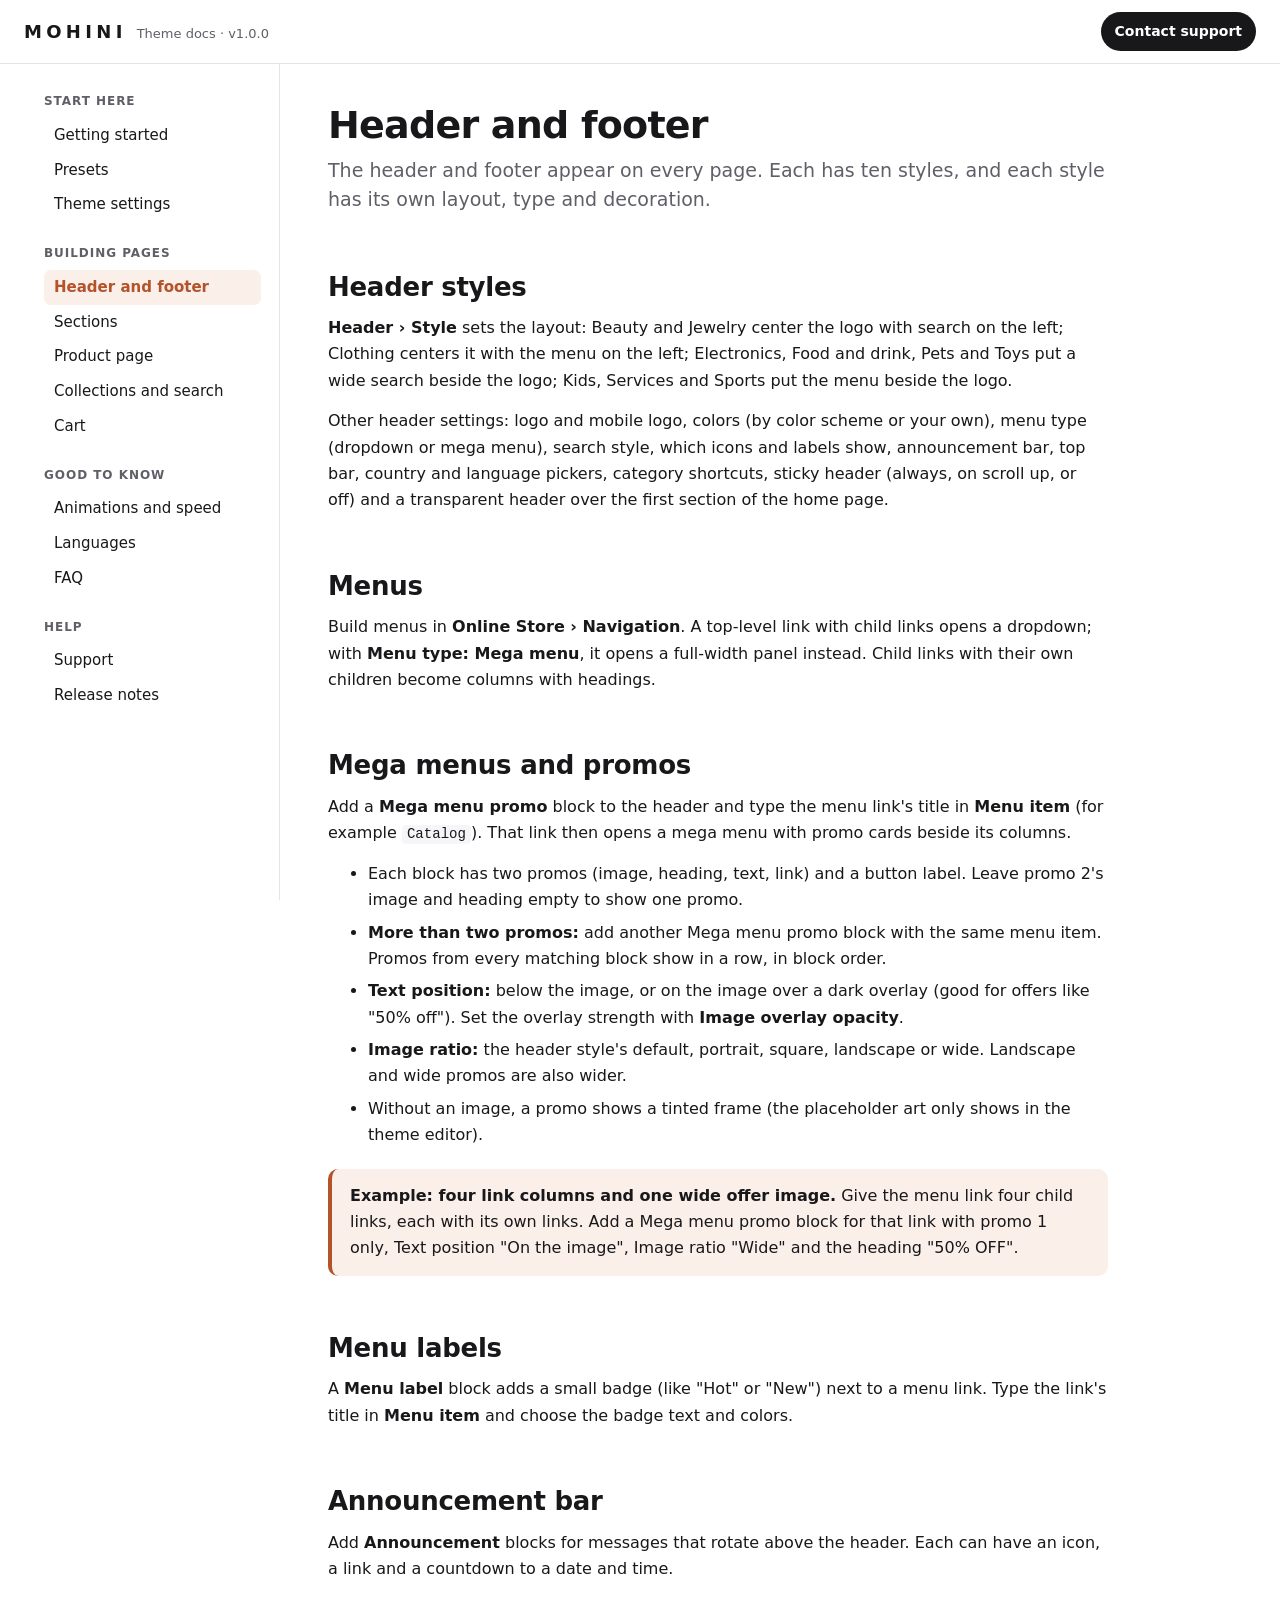
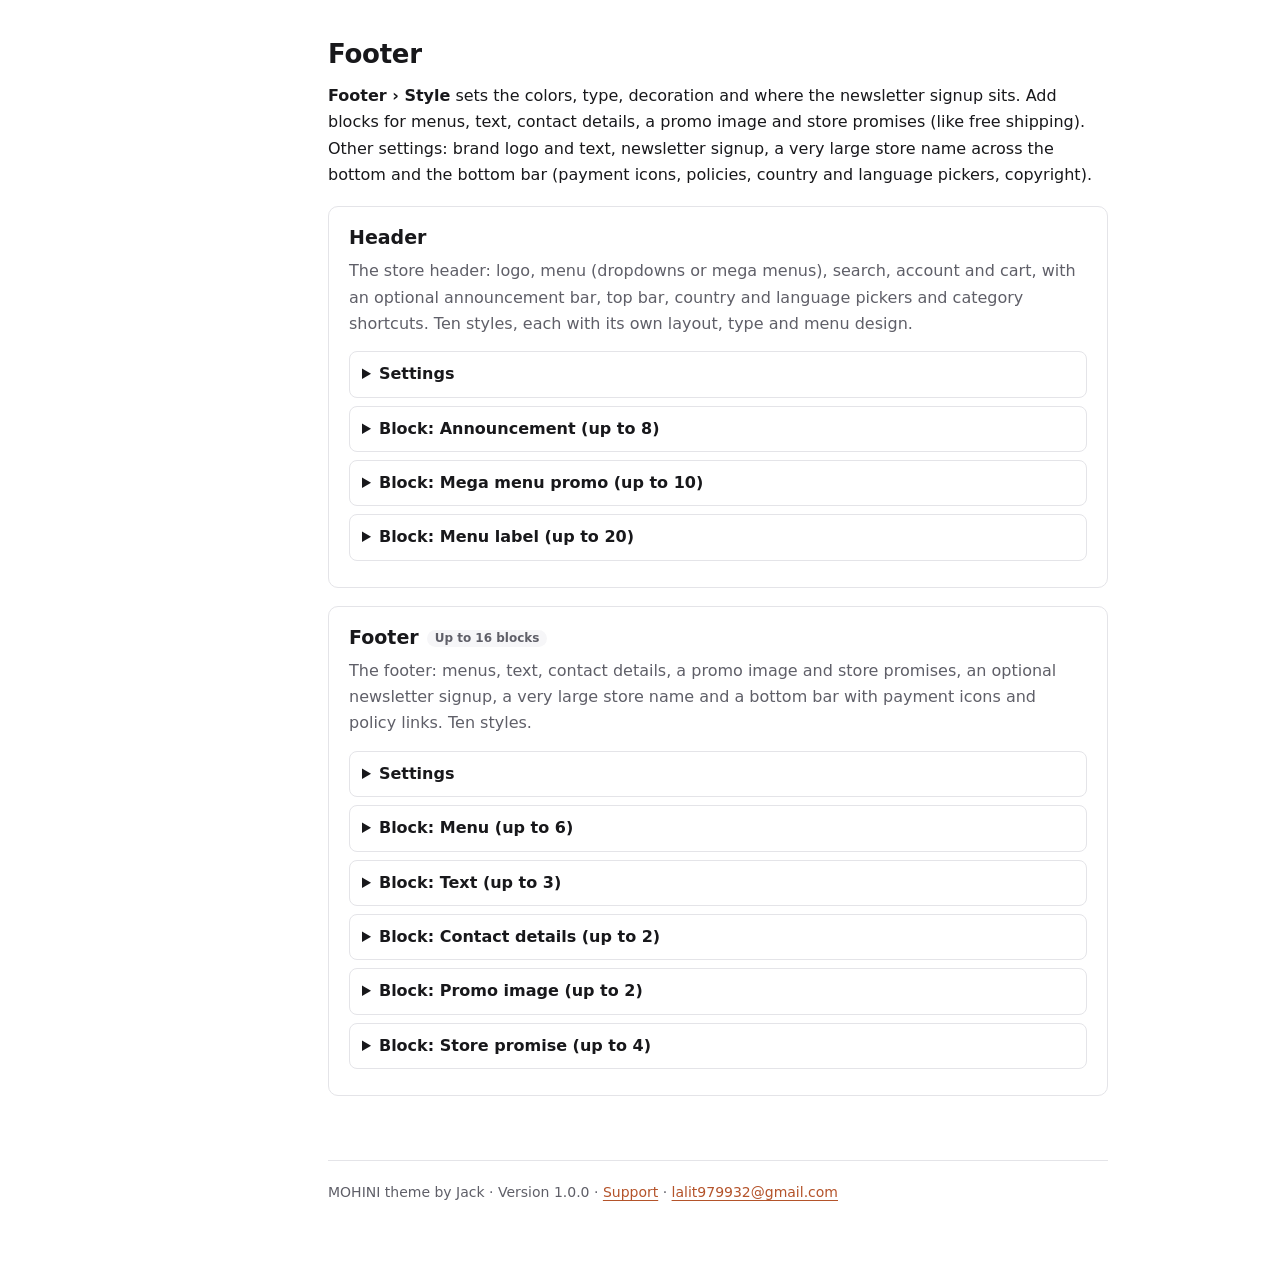
<file: header-footer.html>
<!doctype html>
<html lang="en">
<head>
<meta charset="utf-8">
<meta name="viewport" content="width=device-width, initial-scale=1">
<title>Header and footer · MOHINI theme docs</title>
<meta name="description" content="Header styles, menus, mega menus and footer.">
<link rel="canonical" href="https://lalit7704.github.io/mohini-theme-docs/header-footer.html">
<link rel="stylesheet" href="assets/style.css">
</head>
<body>
<header class="topbar">
  <a class="brand" href="index.html">MOHINI<span>Theme docs · v1.0.0</span></a>
  <span class="spacer"></span>
  <a class="cta" href="support.html">Contact support</a>
  <button class="menu-toggle" type="button" aria-expanded="false" aria-controls="sidebar">Menu</button>
</header>
<div class="layout">
  <nav class="sidebar" id="sidebar" aria-label="Documentation"><h4>Start here</h4><a href="index.html">Getting started</a><a href="presets.html">Presets</a><a href="theme-settings.html">Theme settings</a><h4>Building pages</h4><a href="header-footer.html" aria-current="page">Header and footer</a><a href="sections.html">Sections</a><a href="product-page.html">Product page</a><a href="collections-search.html">Collections and search</a><a href="cart.html">Cart</a><h4>Good to know</h4><a href="animations.html">Animations and speed</a><a href="languages.html">Languages</a><a href="faq.html">FAQ</a><h4>Help</h4><a href="support.html">Support</a><a href="changelog.html">Release notes</a></nav>
  <main><div class="content">

<h1>Header and footer</h1>
<p class="lead">The header and footer appear on every page. Each has ten styles, and each style has its own layout, type and decoration.</p>

<h2 id="header-styles">Header styles</h2>
<p><strong>Header › Style</strong> sets the layout: Beauty and Jewelry center the logo with search on the left; Clothing centers it with the menu on the left; Electronics, Food and drink, Pets and Toys put a wide search beside the logo; Kids, Services and Sports put the menu beside the logo.</p>
<p>Other header settings: logo and mobile logo, colors (by color scheme or your own), menu type (dropdown or mega menu), search style, which icons and labels show, announcement bar, top bar, country and language pickers, category shortcuts, sticky header (always, on scroll up, or off) and a transparent header over the first section of the home page.</p>

<h2 id="menus">Menus</h2>
<p>Build menus in <strong>Online Store › Navigation</strong>. A top-level link with child links opens a dropdown; with <strong>Menu type: Mega menu</strong>, it opens a full-width panel instead. Child links with their own children become columns with headings.</p>

<h2 id="mega-menu">Mega menus and promos</h2>
<p>Add a <strong>Mega menu promo</strong> block to the header and type the menu link's title in <strong>Menu item</strong> (for example <code>Catalog</code>). That link then opens a mega menu with promo cards beside its columns.</p>
<ul>
  <li>Each block has two promos (image, heading, text, link) and a button label. Leave promo 2's image and heading empty to show one promo.</li>
  <li><strong>More than two promos:</strong> add another Mega menu promo block with the same menu item. Promos from every matching block show in a row, in block order.</li>
  <li><strong>Text position:</strong> below the image, or on the image over a dark overlay (good for offers like "50% off"). Set the overlay strength with <strong>Image overlay opacity</strong>.</li>
  <li><strong>Image ratio:</strong> the header style's default, portrait, square, landscape or wide. Landscape and wide promos are also wider.</li>
  <li>Without an image, a promo shows a tinted frame (the placeholder art only shows in the theme editor).</li>
</ul>
<div class="note"><p><strong>Example: four link columns and one wide offer image.</strong> Give the menu link four child links, each with its own links. Add a Mega menu promo block for that link with promo 1 only, Text position "On the image", Image ratio "Wide" and the heading "50% OFF".</p></div>

<h2 id="menu-labels">Menu labels</h2>
<p>A <strong>Menu label</strong> block adds a small badge (like "Hot" or "New") next to a menu link. Type the link's title in <strong>Menu item</strong> and choose the badge text and colors.</p>

<h2 id="announcement">Announcement bar</h2>
<p>Add <strong>Announcement</strong> blocks for messages that rotate above the header. Each can have an icon, a link and a countdown to a date and time.</p>

<h2 id="footer">Footer</h2>
<p><strong>Footer › Style</strong> sets the colors, type, decoration and where the newsletter signup sits. Add blocks for menus, text, contact details, a promo image and store promises (like free shipping). Other settings: brand logo and text, newsletter signup, a very large store name across the bottom and the bottom bar (payment icons, policies, country and language pickers, copyright).</p>
<div class="ref" id="header">
  <h3>Header</h3>
  <p class="desc">The store header: logo, menu (dropdowns or mega menus), search, account and cart, with an optional announcement bar, top bar, country and language pickers and category shortcuts. Ten styles, each with its own layout, type and menu design.</p>
  <details><summary>Settings</summary><div><table><thead><tr><th>Setting</th><th>Type</th></tr></thead><tbody><tr><td><span class="setting-help">Style</span>Header style<span class="setting-help">Options: Beauty, Clothing, Electronics, Food and drink, Jewelry and accessories, Kids, Pets, Services, Sports, Toys · Each style has its own layout, colors, type and menu design. Beauty and Jewelry center the logo with the search on the left; Clothing centers it with the menu on the left; Electronics, Food and drink, Pets and Toys put a wide search beside the logo; Kids, Services and Sports put the menu beside the logo.</span></td><td class="setting-type">Choice</td></tr><tr><td><span class="setting-help">Style</span>Full width</td><td class="setting-type">On / off</td></tr><tr><td><span class="setting-help">Colors</span>Colors from<span class="setting-help">Options: The style's own colors, Color schemes · Pick 'Color schemes' to color each part of the header with the schemes from Theme settings &gt; Colors. The style keeps its layout, shapes and type.</span></td><td class="setting-type">Choice</td></tr><tr><td><span class="setting-help">Colors</span>Header</td><td class="setting-type">Color scheme</td></tr><tr><td><span class="setting-help">Colors</span>Menu bar and category shortcuts<span class="setting-help">The menu row under the logo in the Beauty, Electronics, Food and drink, Jewelry, Pets and Toys styles.</span></td><td class="setting-type">Color scheme</td></tr><tr><td><span class="setting-help">Colors</span>Dropdowns, search and mobile menu<span class="setting-help">Dropdown and mega menus, the search panel, the country and language lists, and the mobile menu.</span></td><td class="setting-type">Color scheme</td></tr><tr><td><span class="setting-help">Colors</span>Announcement bar</td><td class="setting-type">Color scheme</td></tr><tr><td><span class="setting-help">Colors</span>Top bar</td><td class="setting-type">Color scheme</td></tr><tr><td><span class="setting-help">Colors</span>Accent color<span class="setting-help">Used for buttons, highlights and badges, over the style's colors or the color scheme. Leave empty to keep them.</span></td><td class="setting-type">Color</td></tr><tr><td><span class="setting-help">Logo</span>Logo image<span class="setting-help">Without an image, the store name is shown in the style's typeface.</span></td><td class="setting-type">Image</td></tr><tr><td><span class="setting-help">Logo</span>Logo width on desktop</td><td class="setting-type">Slider</td></tr><tr><td><span class="setting-help">Logo</span>Logo width on mobile</td><td class="setting-type">Slider</td></tr><tr><td><span class="setting-help">Logo</span>Logo position on mobile<span class="setting-help">Options: Left, Center</span></td><td class="setting-type">Choice</td></tr><tr><td><span class="setting-help">Navigation</span>Menu</td><td class="setting-type">Menu</td></tr><tr><td><span class="setting-help">Navigation</span>Menu type<span class="setting-help">Options: Dropdown, Mega menu · Mega menus show sub-links in columns across the page. A &quot;Mega menu promo&quot; block turns a single link into a mega menu.</span></td><td class="setting-type">Choice</td></tr><tr><td><span class="setting-help">Navigation</span>Open menus on<span class="setting-help">Options: Hover, Click</span></td><td class="setting-type">Choice</td></tr><tr><td><span class="setting-help">Navigation</span>Highlight the last menu link<span class="setting-help">Draws attention to a link like &quot;Sale&quot;.</span></td><td class="setting-type">On / off</td></tr><tr><td><span class="setting-help">Navigation</span>Dim the page while a menu is open</td><td class="setting-type">On / off</td></tr><tr><td><span class="setting-help">Navigation</span>&quot;All categories&quot; menu<span class="setting-help">Adds an &quot;All categories&quot; button that opens this menu as a list, beside the main menu.</span></td><td class="setting-type">Menu</td></tr><tr><td><span class="setting-help">Navigation</span>Button text</td><td class="setting-type">Text</td></tr><tr><td><span class="setting-help">Navigation</span>Menu bar highlight<span class="setting-help">Shown at the end of the menu bar in the Beauty, Electronics, Food and drink, Jewelry, Pets and Toys styles, like &quot;Today's deals&quot;.</span></td><td class="setting-type">Text</td></tr><tr><td><span class="setting-help">Navigation</span>Highlight link</td><td class="setting-type">Link</td></tr><tr><td><span class="setting-help">Navigation</span>Icon<span class="setting-help">Options: None, Lightning, Tag, Gift, Truck, Location pin, Clock, Sparkle, Paw, Phone, Calendar</span></td><td class="setting-type">Choice</td></tr><tr><td><span class="setting-help">Search</span>Show search<span class="setting-help">Live results follow the search settings under Theme settings &gt; Search.</span></td><td class="setting-type">On / off</td></tr><tr><td><span class="setting-help">Search</span>Placeholder texts<span class="setting-help">Separate with commas. The search field types them out one after another.</span></td><td class="setting-type">Text</td></tr><tr><td><span class="setting-help">Search</span>Trending searches<span class="setting-help">Separate with commas. They show as shortcuts before the customer types.</span></td><td class="setting-type">Text</td></tr><tr><td><span class="setting-help">Search</span>Popular products<span class="setting-help">Its first four products show before the customer types.</span></td><td class="setting-type">Collection</td></tr><tr><td><span class="setting-help">Icons and buttons</span>Show account<span class="setting-help">Shown when customer accounts are turned on.</span></td><td class="setting-type">On / off</td></tr><tr><td><span class="setting-help">Icons and buttons</span>Account button<span class="setting-help">Options: Account menu, Simple link · The account menu lets customers sign in (including with Shop) without leaving the store</span></td><td class="setting-type">Choice</td></tr><tr><td><span class="setting-help">Icons and buttons</span>Customer account menu<span class="setting-help">Links shown in the account menu. Manage them in Content &gt; Menus.</span></td><td class="setting-type">Menu</td></tr><tr><td><span class="setting-help">Icons and buttons</span>Greet signed-in customers by name</td><td class="setting-type">On / off</td></tr><tr><td><span class="setting-help">Icons and buttons</span>Wishlist link<span class="setting-help">Adds a heart icon, for example linking to your wishlist app's page.</span></td><td class="setting-type">Link</td></tr><tr><td><span class="setting-help">Icons and buttons</span>Cart icon<span class="setting-help">Options: Bag, Cart, Basket</span></td><td class="setting-type">Choice</td></tr><tr><td><span class="setting-help">Icons and buttons</span>Icon labels<span class="setting-help">Options: Style default, Show, Hide</span></td><td class="setting-type">Choice</td></tr><tr><td><span class="setting-help">Icons and buttons</span>Cart total<span class="setting-help">Options: Style default, Show, Hide</span></td><td class="setting-type">Choice</td></tr><tr><td><span class="setting-help">Icons and buttons</span>Label<span class="setting-help">Shown at the end of the header and in the mobile menu when it has text and a link.</span></td><td class="setting-type">Text</td></tr><tr><td><span class="setting-help">Icons and buttons</span>Button link</td><td class="setting-type">Link</td></tr><tr><td><span class="setting-help">Announcement bar</span>Show announcement bar<span class="setting-help">Add messages with &quot;Announcement&quot; blocks.</span></td><td class="setting-type">On / off</td></tr><tr><td><span class="setting-help">Announcement bar</span>Animation<span class="setting-help">Options: Slide, Fade, Scrolling text</span></td><td class="setting-type">Choice</td></tr><tr><td><span class="setting-help">Announcement bar</span>Rotate automatically</td><td class="setting-type">On / off</td></tr><tr><td><span class="setting-help">Announcement bar</span>Time per message</td><td class="setting-type">Slider</td></tr><tr><td><span class="setting-help">Announcement bar</span>Show arrows</td><td class="setting-type">On / off</td></tr><tr><td><span class="setting-help">Announcement bar</span>Let customers close the bar</td><td class="setting-type">On / off</td></tr><tr><td><span class="setting-help">Top bar</span>Show top bar<span class="setting-help">A thin bar above the header for contact details, a short menu, the pickers and social links. Hidden on mobile.</span></td><td class="setting-type">On / off</td></tr><tr><td><span class="setting-help">Top bar</span>Phone number<span class="setting-help">The Services style also shows it beside the menu.</span></td><td class="setting-type">Text</td></tr><tr><td><span class="setting-help">Top bar</span>Email</td><td class="setting-type">Text</td></tr><tr><td><span class="setting-help">Top bar</span>Message<span class="setting-help">For example opening hours or delivery times.</span></td><td class="setting-type">Text</td></tr><tr><td><span class="setting-help">Top bar</span>Icon<span class="setting-help">Options: None, Clock, Location pin, Truck, Gift, Calendar</span></td><td class="setting-type">Choice</td></tr><tr><td><span class="setting-help">Top bar</span>Top bar menu</td><td class="setting-type">Menu</td></tr><tr><td><span class="setting-help">Top bar</span>Show social media links<span class="setting-help">Set the links under Theme settings &gt; Social media.</span></td><td class="setting-type">On / off</td></tr><tr><td><span class="setting-help">Country and language</span>Show country/region picker<span class="setting-help">Shown when the store sells in more than one country or region.</span></td><td class="setting-type">On / off</td></tr><tr><td><span class="setting-help">Country and language</span>Show language picker<span class="setting-help">Shown when the store has more than one language.</span></td><td class="setting-type">On / off</td></tr><tr><td><span class="setting-help">Category shortcuts</span>Collections<span class="setting-help">Shown as a row of collection images under the header and in the mobile menu.</span></td><td class="setting-type">Collections</td></tr><tr><td><span class="setting-help">Category shortcuts</span>Show on<span class="setting-help">Options: Desktop and mobile, Desktop only, Mobile only, Mobile menu only</span></td><td class="setting-type">Choice</td></tr><tr><td><span class="setting-help">Sticky header</span>Sticky header<span class="setting-help">Options: Off, Always, When scrolling up</span></td><td class="setting-type">Choice</td></tr><tr><td><span class="setting-help">Sticky header</span>Keep the announcement and top bars in view</td><td class="setting-type">On / off</td></tr><tr><td><span class="setting-help">Sticky header</span>Make the header slimmer while scrolling</td><td class="setting-type">On / off</td></tr><tr><td><span class="setting-help">Transparent header</span>Transparent on the home page<span class="setting-help">The header sits over the first section of the home page and turns solid when the page scrolls or the pointer is over it.</span></td><td class="setting-type">On / off</td></tr><tr><td><span class="setting-help">Transparent header</span>Text and icon color</td><td class="setting-type">Color</td></tr><tr><td><span class="setting-help">Transparent header</span>Logo on the transparent header</td><td class="setting-type">Image</td></tr></tbody></table></div></details>
  <details><summary>Block: Announcement (up to 8)</summary><div><table><thead><tr><th>Setting</th><th>Type</th></tr></thead><tbody><tr><td>Text</td><td class="setting-type">Text</td></tr><tr><td>Icon<span class="setting-help">Options: None, Truck, Return, Shield, Leaf, Heart, Star, Gift, Chat, Clock, Box, Lock</span></td><td class="setting-type">Choice</td></tr><tr><td>Link</td><td class="setting-type">Link</td></tr><tr><td>Link text<span class="setting-help">Leave empty to make the whole message a link.</span></td><td class="setting-type">Text</td></tr><tr><td><span class="setting-help">Countdown</span>End date<span class="setting-help">Use the format YYYY-MM-DD, like 2026-12-31. The countdown hides when the date is empty or has passed.</span></td><td class="setting-type">Text</td></tr><tr><td><span class="setting-help">Countdown</span>End time<span class="setting-help">Use 24-hour time, like 18:30. Leave empty for the end of the day.</span></td><td class="setting-type">Text</td></tr></tbody></table></div></details><details><summary>Block: Mega menu promo (up to 10)</summary><div><table><thead><tr><th>Setting</th><th>Type</th></tr></thead><tbody><tr><td>Menu link title<span class="setting-help">The title of a top-level menu link, as it appears in the menu. Its panel becomes a mega menu with these promos. For more than two promos, add another block with the same title.</span></td><td class="setting-type">Text</td></tr><tr><td><span class="setting-help">Promo 1</span>Image</td><td class="setting-type">Image</td></tr><tr><td><span class="setting-help">Promo 1</span>Heading</td><td class="setting-type">Text</td></tr><tr><td><span class="setting-help">Promo 1</span>Text</td><td class="setting-type">Text</td></tr><tr><td><span class="setting-help">Promo 1</span>Link</td><td class="setting-type">Link</td></tr><tr><td><span class="setting-help">Promo 2</span>Image</td><td class="setting-type">Image</td></tr><tr><td><span class="setting-help">Promo 2</span>Heading</td><td class="setting-type">Text</td></tr><tr><td><span class="setting-help">Promo 2</span>Text</td><td class="setting-type">Text</td></tr><tr><td><span class="setting-help">Promo 2</span>Link</td><td class="setting-type">Link</td></tr><tr><td><span class="setting-help">Promo 2</span>Label</td><td class="setting-type">Text</td></tr><tr><td><span class="setting-help">Layout</span>Text position<span class="setting-help">Options: Below the image, On the image</span></td><td class="setting-type">Choice</td></tr><tr><td><span class="setting-help">Layout</span>Image ratio<span class="setting-help">Options: Style default, Portrait, Square, Landscape, Wide</span></td><td class="setting-type">Choice</td></tr><tr><td><span class="setting-help">Layout</span>Image overlay opacity</td><td class="setting-type">Slider</td></tr></tbody></table></div></details><details><summary>Block: Menu label (up to 20)</summary><div><table><thead><tr><th>Setting</th><th>Type</th></tr></thead><tbody><tr><td>Menu link title<span class="setting-help">The title of a menu link at any level, as it appears in the menu.</span></td><td class="setting-type">Text</td></tr><tr><td>Label</td><td class="setting-type">Text</td></tr><tr><td>Badge background</td><td class="setting-type">Color</td></tr><tr><td>Badge text</td><td class="setting-type">Color</td></tr></tbody></table></div></details>
  
</div>
<div class="ref" id="footer">
  <h3>Footer<span class="tag">Up to 16 blocks</span></h3>
  <p class="desc">The footer: menus, text, contact details, a promo image and store promises, an optional newsletter signup, a very large store name and a bottom bar with payment icons and policy links. Ten styles.</p>
  <details><summary>Settings</summary><div><table><thead><tr><th>Setting</th><th>Type</th></tr></thead><tbody><tr><td><span class="setting-help">Style</span>Footer style<span class="setting-help">Options: Beauty, Clothing, Electronics, Food and drink, Jewelry and accessories, Kids, Pets, Services, Sports, Toys · Each style has its own colors, type and decoration, and places the newsletter signup its own way. Clothing and Sports put a large signup beside the menus; Beauty and Jewelry center it above them.</span></td><td class="setting-type">Choice</td></tr><tr><td><span class="setting-help">Style</span>Full width</td><td class="setting-type">On / off</td></tr><tr><td><span class="setting-help">Colors</span>Colors from<span class="setting-help">Options: The style's own colors, Color schemes · Pick &quot;Color schemes&quot; to color the footer with the schemes from Theme settings &gt; Colors. The style keeps its layout and shapes.</span></td><td class="setting-type">Choice</td></tr><tr><td><span class="setting-help">Colors</span>Footer</td><td class="setting-type">Color scheme</td></tr><tr><td><span class="setting-help">Colors</span>Top band<span class="setting-help">The band at the top with the newsletter signup and store promises.</span></td><td class="setting-type">Color scheme</td></tr><tr><td><span class="setting-help">Colors</span>Bottom bar</td><td class="setting-type">Color scheme</td></tr><tr><td><span class="setting-help">Colors</span>Accent color<span class="setting-help">Used for buttons and highlights. Leave empty to keep the style's accent.</span></td><td class="setting-type">Color</td></tr><tr><td><span class="setting-help">Brand</span>Logo image<span class="setting-help">Without an image, the store name is shown.</span></td><td class="setting-type">Image</td></tr><tr><td><span class="setting-help">Brand</span>Logo width on desktop</td><td class="setting-type">Slider</td></tr><tr><td><span class="setting-help">Brand</span>About text</td><td class="setting-type">Rich text</td></tr><tr><td><span class="setting-help">Brand</span>Show social media links<span class="setting-help">Set the links under Theme settings &gt; Social media.</span></td><td class="setting-type">On / off</td></tr><tr><td><span class="setting-help">Brand</span>Enable Follow on Shop<span class="setting-help">Lets customers follow your store on the Shop app. Shop Pay must be turned on.</span></td><td class="setting-type">On / off</td></tr><tr><td><span class="setting-help">Newsletter</span>Show newsletter signup<span class="setting-help">Signups are added to your customers with email marketing accepted.</span></td><td class="setting-type">On / off</td></tr><tr><td><span class="setting-help">Newsletter</span>Heading</td><td class="setting-type">Text</td></tr><tr><td><span class="setting-help">Newsletter</span>Text</td><td class="setting-type">Rich text</td></tr><tr><td><span class="setting-help">Newsletter</span>Label</td><td class="setting-type">Text</td></tr><tr><td><span class="setting-help">Newsletter</span>Consent text</td><td class="setting-type">Text</td></tr><tr><td><span class="setting-help">Menus</span>Show menus as dropdowns<span class="setting-help">Options: Never, On mobile, Always · Dropdowns keep long footers short. &quot;On mobile&quot; keeps the columns open on wider screens.</span></td><td class="setting-type">Choice</td></tr><tr><td><span class="setting-help">Menus</span>Keep the first dropdown open</td><td class="setting-type">On / off</td></tr><tr><td><span class="setting-help">Large store name</span>Large store name<span class="setting-help">Options: Style default, Show, Hide · Your store name across the bottom in very large type. Clothing and Sports show it by default.</span></td><td class="setting-type">Choice</td></tr><tr><td><span class="setting-help">Large store name</span>Text<span class="setting-help">Leave empty to use the store name.</span></td><td class="setting-type">Text</td></tr><tr><td><span class="setting-help">Bottom bar</span>Show payment icons</td><td class="setting-type">On / off</td></tr><tr><td><span class="setting-help">Bottom bar</span>Show policy links<span class="setting-help">Links to the policies set in Settings &gt; Policies.</span></td><td class="setting-type">On / off</td></tr><tr><td><span class="setting-help">Bottom bar</span>Show country/region picker<span class="setting-help">Shown when the store sells in more than one country or region.</span></td><td class="setting-type">On / off</td></tr><tr><td><span class="setting-help">Bottom bar</span>Show language picker<span class="setting-help">Shown when the store has more than one language.</span></td><td class="setting-type">On / off</td></tr><tr><td><span class="setting-help">Bottom bar</span>Copyright note<span class="setting-help">Shown after the store name, like &quot;All rights reserved&quot;.</span></td><td class="setting-type">Text</td></tr><tr><td><span class="setting-help">Bottom bar</span>Show &quot;Powered by Shopify&quot;</td><td class="setting-type">On / off</td></tr><tr><td><span class="setting-help">Bottom bar</span>Show back to top button<span class="setting-help">The theme also has a floating button for this under Theme settings &gt; Scroll to top.</span></td><td class="setting-type">On / off</td></tr><tr><td><span class="setting-help">Padding</span>Top padding</td><td class="setting-type">Slider</td></tr><tr><td><span class="setting-help">Padding</span>Bottom padding</td><td class="setting-type">Slider</td></tr></tbody></table></div></details>
  <details><summary>Block: Menu (up to 6)</summary><div><table><thead><tr><th>Setting</th><th>Type</th></tr></thead><tbody><tr><td>Heading</td><td class="setting-type">Text</td></tr><tr><td>Menu</td><td class="setting-type">Menu</td></tr></tbody></table></div></details><details><summary>Block: Text (up to 3)</summary><div><table><thead><tr><th>Setting</th><th>Type</th></tr></thead><tbody><tr><td>Heading</td><td class="setting-type">Text</td></tr><tr><td>Text</td><td class="setting-type">Rich text</td></tr></tbody></table></div></details><details><summary>Block: Contact details (up to 2)</summary><div><table><thead><tr><th>Setting</th><th>Type</th></tr></thead><tbody><tr><td>Heading</td><td class="setting-type">Text</td></tr><tr><td>Phone number</td><td class="setting-type">Text</td></tr><tr><td>Email</td><td class="setting-type">Text</td></tr><tr><td>Address</td><td class="setting-type">Text</td></tr><tr><td>Opening hours</td><td class="setting-type">Text</td></tr></tbody></table></div></details><details><summary>Block: Promo image (up to 2)</summary><div><table><thead><tr><th>Setting</th><th>Type</th></tr></thead><tbody><tr><td>Heading</td><td class="setting-type">Text</td></tr><tr><td>Image</td><td class="setting-type">Image</td></tr><tr><td>Text</td><td class="setting-type">Rich text</td></tr><tr><td>Label</td><td class="setting-type">Text</td></tr><tr><td>Link</td><td class="setting-type">Link</td></tr></tbody></table></div></details><details><summary>Block: Store promise (up to 4)</summary><div><table><thead><tr><th>Setting</th><th>Type</th></tr></thead><tbody><tr><td>Icon<span class="setting-help">Options: Truck, Return, Shield, Lock, Chat, Gift, Heart, Star, Leaf, Clock, Box</span></td><td class="setting-type">Choice</td></tr><tr><td>Heading</td><td class="setting-type">Text</td></tr><tr><td>Text</td><td class="setting-type">Text</td></tr></tbody></table></div></details>
  
</div>

  <footer class="site">MOHINI theme by Jack · Version 1.0.0 · <a href="support.html">Support</a> · <a href="mailto:lalit979932@gmail.com">lalit979932@gmail.com</a></footer>
  </div></main>
</div>
<script>
  (function () {
    var button = document.querySelector('.menu-toggle');
    var sidebar = document.getElementById('sidebar');
    button.addEventListener('click', function () {
      var open = sidebar.classList.toggle('is-open');
      button.setAttribute('aria-expanded', String(open));
    });
  })();
</script>
</body>
</html>
</file>
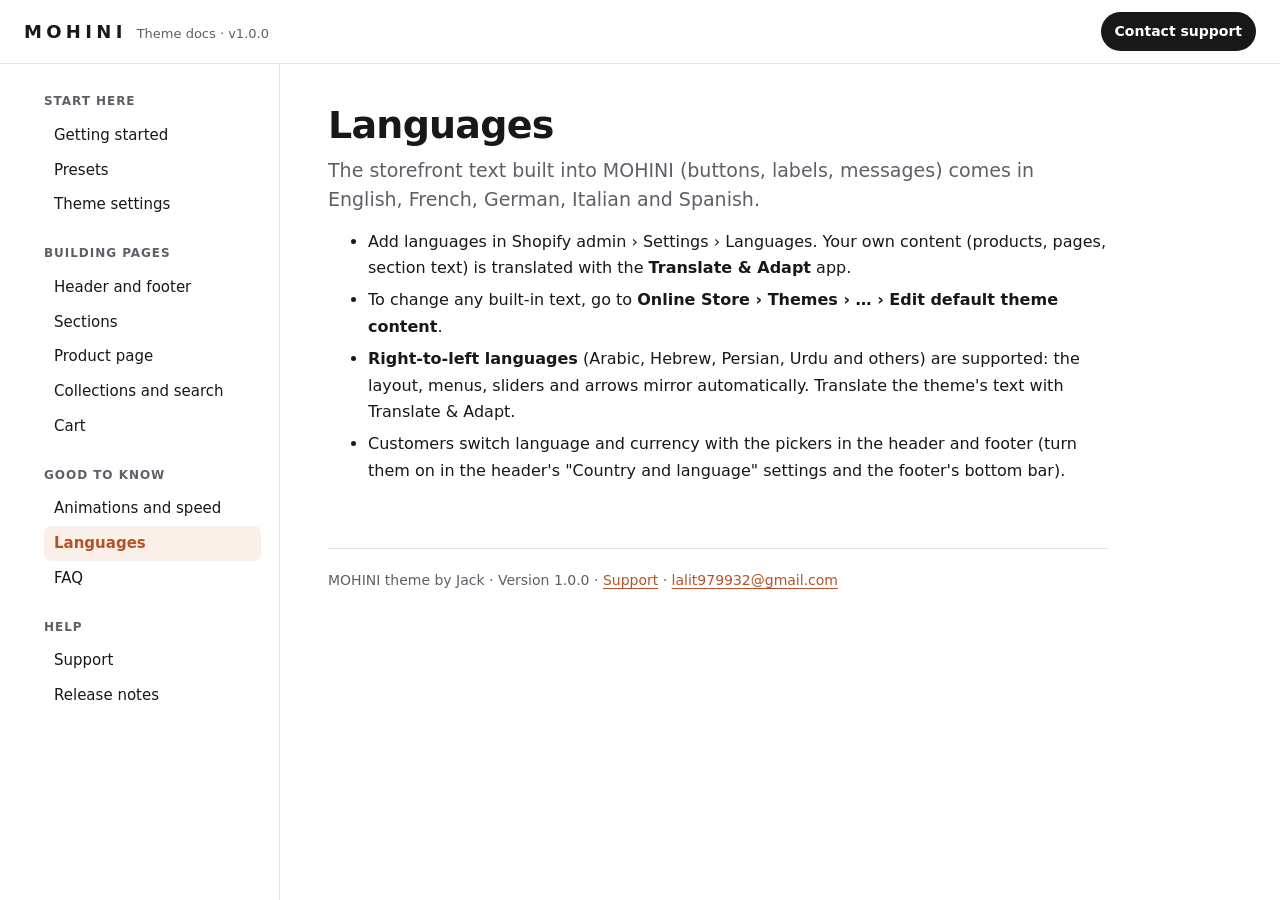
<file: languages.html>
<!doctype html>
<html lang="en">
<head>
<meta charset="utf-8">
<meta name="viewport" content="width=device-width, initial-scale=1">
<title>Languages · MOHINI theme docs</title>
<meta name="description" content="Translations and right-to-left languages.">
<link rel="canonical" href="https://lalit7704.github.io/mohini-theme-docs/languages.html">
<link rel="stylesheet" href="assets/style.css">
</head>
<body>
<header class="topbar">
  <a class="brand" href="index.html">MOHINI<span>Theme docs · v1.0.0</span></a>
  <span class="spacer"></span>
  <a class="cta" href="support.html">Contact support</a>
  <button class="menu-toggle" type="button" aria-expanded="false" aria-controls="sidebar">Menu</button>
</header>
<div class="layout">
  <nav class="sidebar" id="sidebar" aria-label="Documentation"><h4>Start here</h4><a href="index.html">Getting started</a><a href="presets.html">Presets</a><a href="theme-settings.html">Theme settings</a><h4>Building pages</h4><a href="header-footer.html">Header and footer</a><a href="sections.html">Sections</a><a href="product-page.html">Product page</a><a href="collections-search.html">Collections and search</a><a href="cart.html">Cart</a><h4>Good to know</h4><a href="animations.html">Animations and speed</a><a href="languages.html" aria-current="page">Languages</a><a href="faq.html">FAQ</a><h4>Help</h4><a href="support.html">Support</a><a href="changelog.html">Release notes</a></nav>
  <main><div class="content">

<h1>Languages</h1>
<p class="lead">The storefront text built into MOHINI (buttons, labels, messages) comes in English, French, German, Italian and Spanish.</p>
<ul>
  <li>Add languages in Shopify admin › Settings › Languages. Your own content (products, pages, section text) is translated with the <strong>Translate & Adapt</strong> app.</li>
  <li>To change any built-in text, go to <strong>Online Store › Themes › … › Edit default theme content</strong>.</li>
  <li><strong>Right-to-left languages</strong> (Arabic, Hebrew, Persian, Urdu and others) are supported: the layout, menus, sliders and arrows mirror automatically. Translate the theme's text with Translate & Adapt.</li>
  <li>Customers switch language and currency with the pickers in the header and footer (turn them on in the header's "Country and language" settings and the footer's bottom bar).</li>
</ul>

  <footer class="site">MOHINI theme by Jack · Version 1.0.0 · <a href="support.html">Support</a> · <a href="mailto:lalit979932@gmail.com">lalit979932@gmail.com</a></footer>
  </div></main>
</div>
<script>
  (function () {
    var button = document.querySelector('.menu-toggle');
    var sidebar = document.getElementById('sidebar');
    button.addEventListener('click', function () {
      var open = sidebar.classList.toggle('is-open');
      button.setAttribute('aria-expanded', String(open));
    });
  })();
</script>
</body>
</html>
</file>
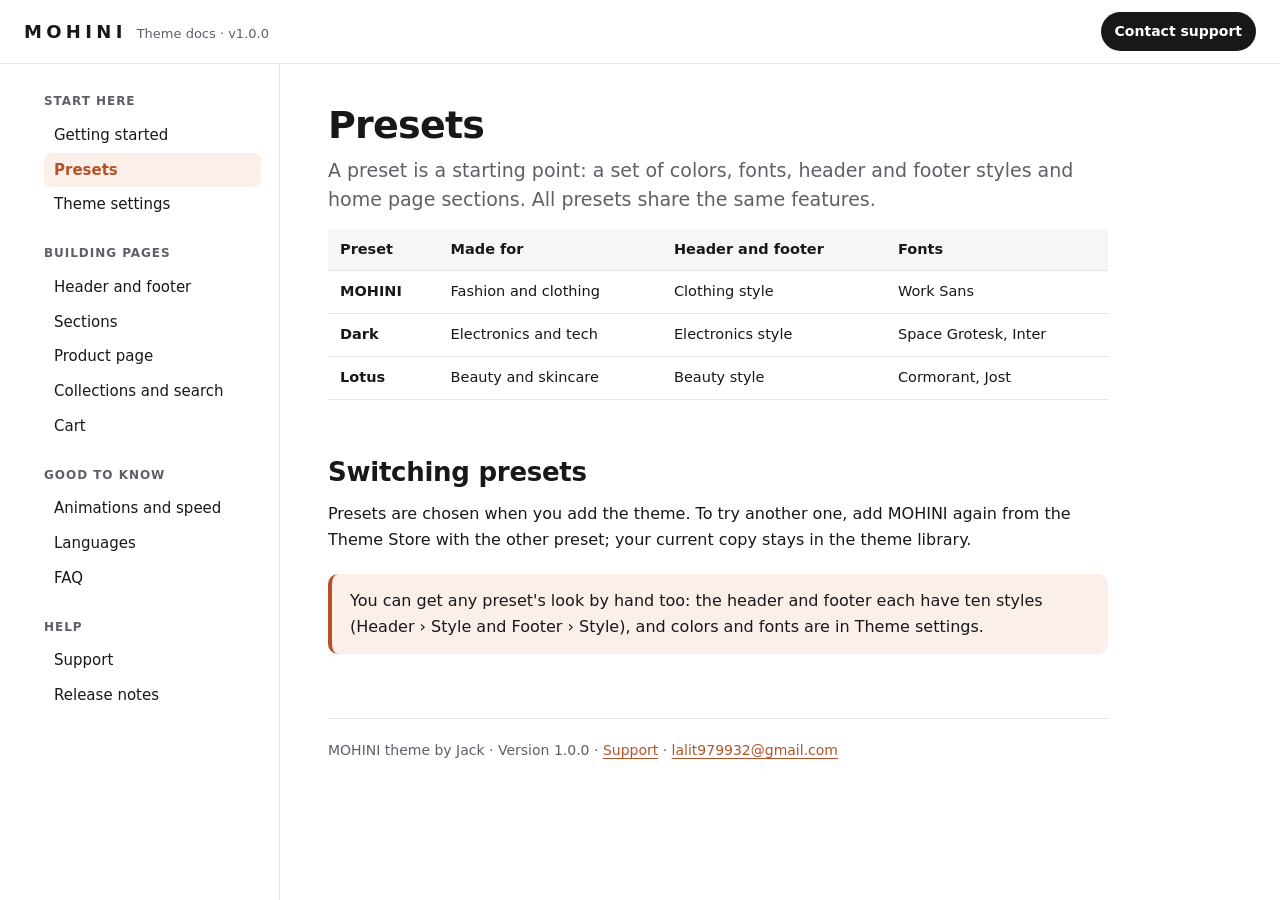
<file: presets.html>
<!doctype html>
<html lang="en">
<head>
<meta charset="utf-8">
<meta name="viewport" content="width=device-width, initial-scale=1">
<title>Presets · MOHINI theme docs</title>
<meta name="description" content="MOHINI, Dark and Lotus presets.">
<link rel="canonical" href="https://lalit7704.github.io/mohini-theme-docs/presets.html">
<link rel="stylesheet" href="assets/style.css">
</head>
<body>
<header class="topbar">
  <a class="brand" href="index.html">MOHINI<span>Theme docs · v1.0.0</span></a>
  <span class="spacer"></span>
  <a class="cta" href="support.html">Contact support</a>
  <button class="menu-toggle" type="button" aria-expanded="false" aria-controls="sidebar">Menu</button>
</header>
<div class="layout">
  <nav class="sidebar" id="sidebar" aria-label="Documentation"><h4>Start here</h4><a href="index.html">Getting started</a><a href="presets.html" aria-current="page">Presets</a><a href="theme-settings.html">Theme settings</a><h4>Building pages</h4><a href="header-footer.html">Header and footer</a><a href="sections.html">Sections</a><a href="product-page.html">Product page</a><a href="collections-search.html">Collections and search</a><a href="cart.html">Cart</a><h4>Good to know</h4><a href="animations.html">Animations and speed</a><a href="languages.html">Languages</a><a href="faq.html">FAQ</a><h4>Help</h4><a href="support.html">Support</a><a href="changelog.html">Release notes</a></nav>
  <main><div class="content">

<h1>Presets</h1>
<p class="lead">A preset is a starting point: a set of colors, fonts, header and footer styles and home page sections. All presets share the same features.</p>

<table>
  <thead><tr><th>Preset</th><th>Made for</th><th>Header and footer</th><th>Fonts</th></tr></thead>
  <tbody>
    <tr><td><strong>MOHINI</strong></td><td>Fashion and clothing</td><td>Clothing style</td><td>Work Sans</td></tr>
    <tr><td><strong>Dark</strong></td><td>Electronics and tech</td><td>Electronics style</td><td>Space Grotesk, Inter</td></tr>
    <tr><td><strong>Lotus</strong></td><td>Beauty and skincare</td><td>Beauty style</td><td>Cormorant, Jost</td></tr>
  </tbody>
</table>

<h2>Switching presets</h2>
<p>Presets are chosen when you add the theme. To try another one, add MOHINI again from the Theme Store with the other preset; your current copy stays in the theme library.</p>
<div class="note"><p>You can get any preset's look by hand too: the header and footer each have ten styles (Header › Style and Footer › Style), and colors and fonts are in Theme settings.</p></div>

  <footer class="site">MOHINI theme by Jack · Version 1.0.0 · <a href="support.html">Support</a> · <a href="mailto:lalit979932@gmail.com">lalit979932@gmail.com</a></footer>
  </div></main>
</div>
<script>
  (function () {
    var button = document.querySelector('.menu-toggle');
    var sidebar = document.getElementById('sidebar');
    button.addEventListener('click', function () {
      var open = sidebar.classList.toggle('is-open');
      button.setAttribute('aria-expanded', String(open));
    });
  })();
</script>
</body>
</html>
</file>
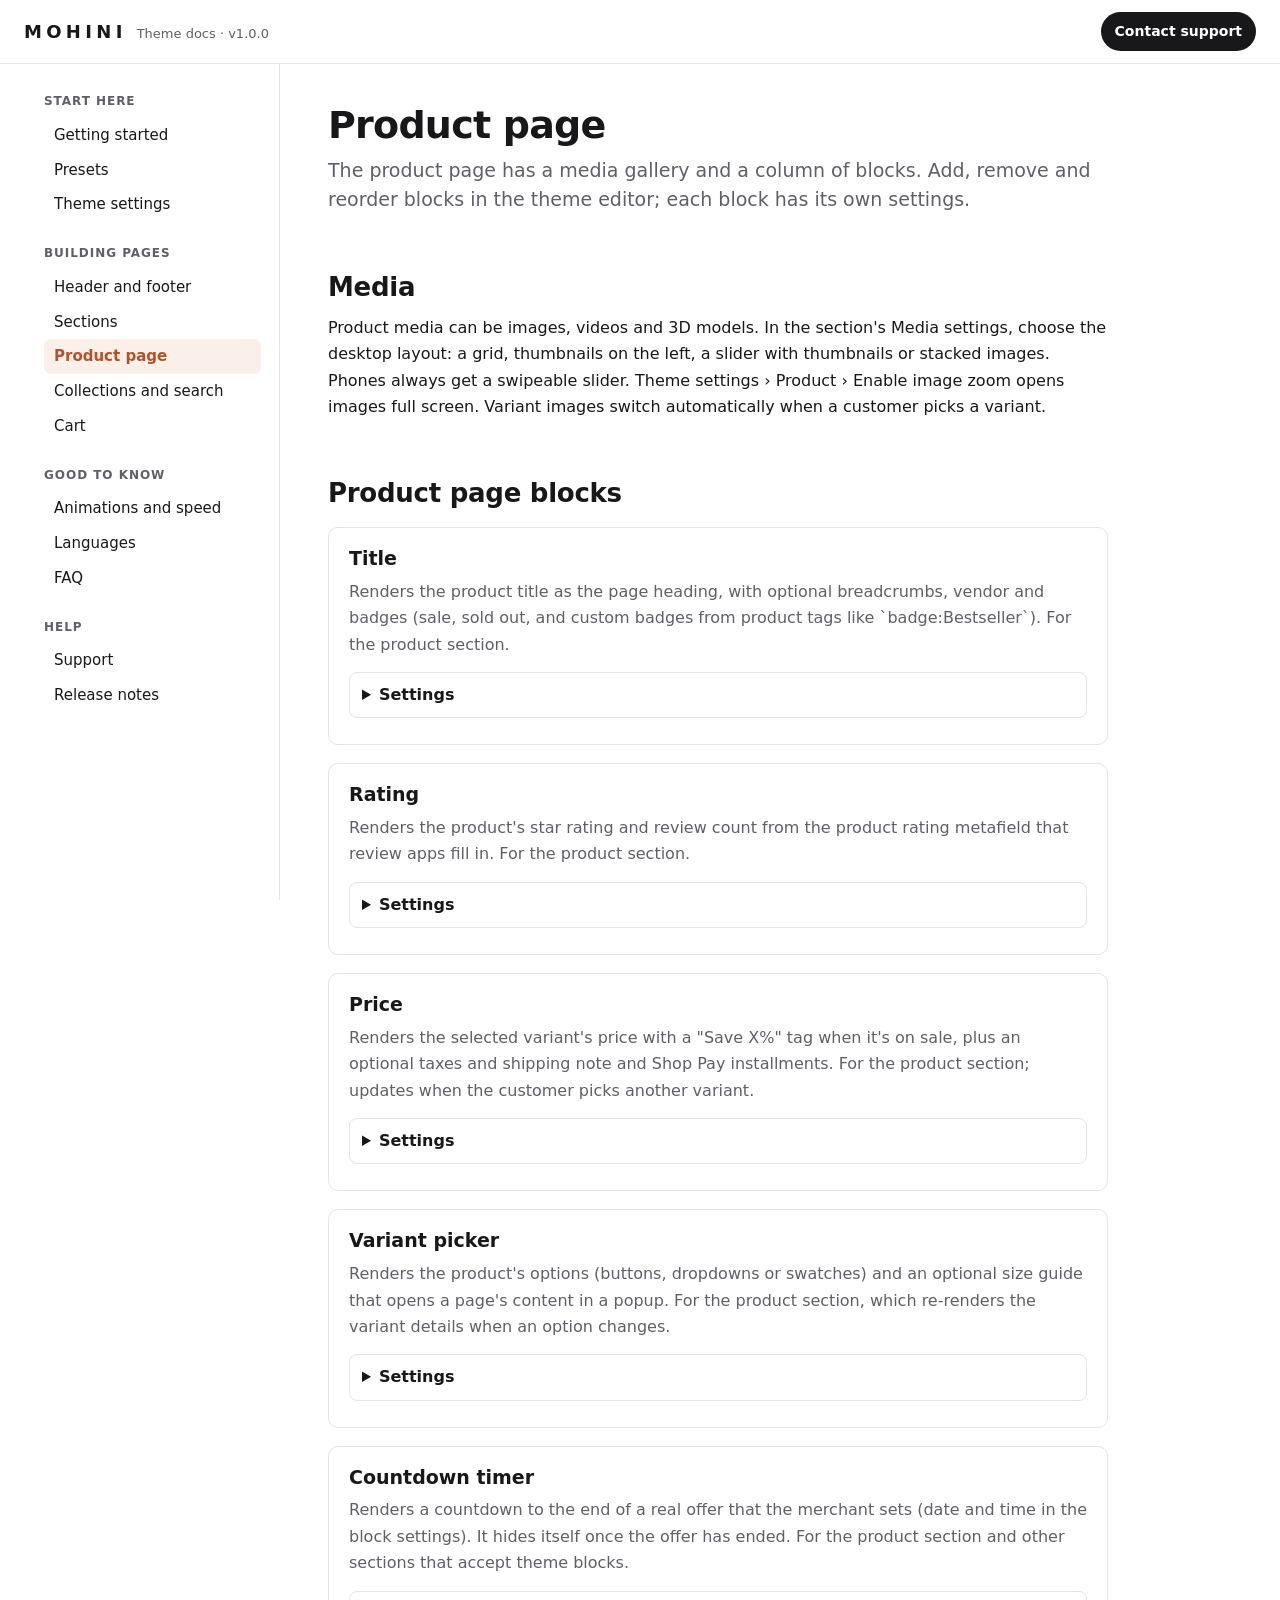
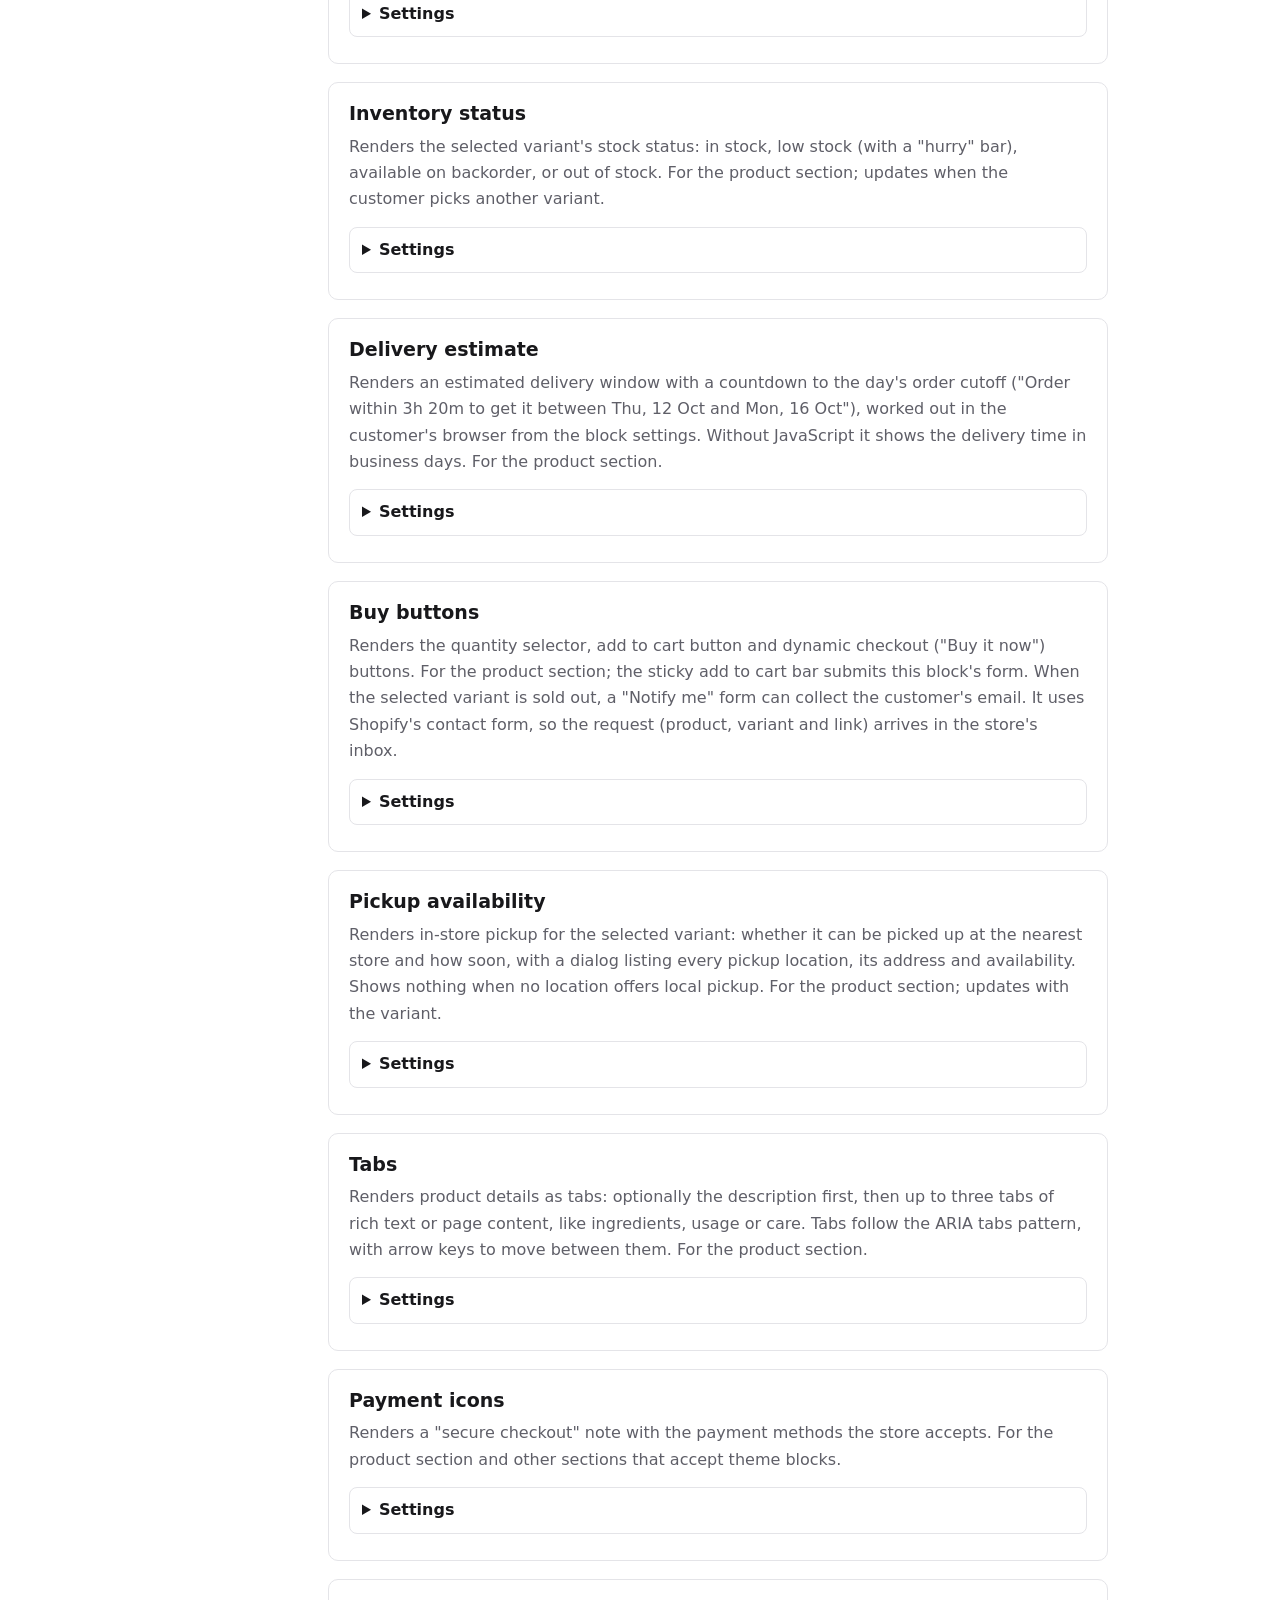
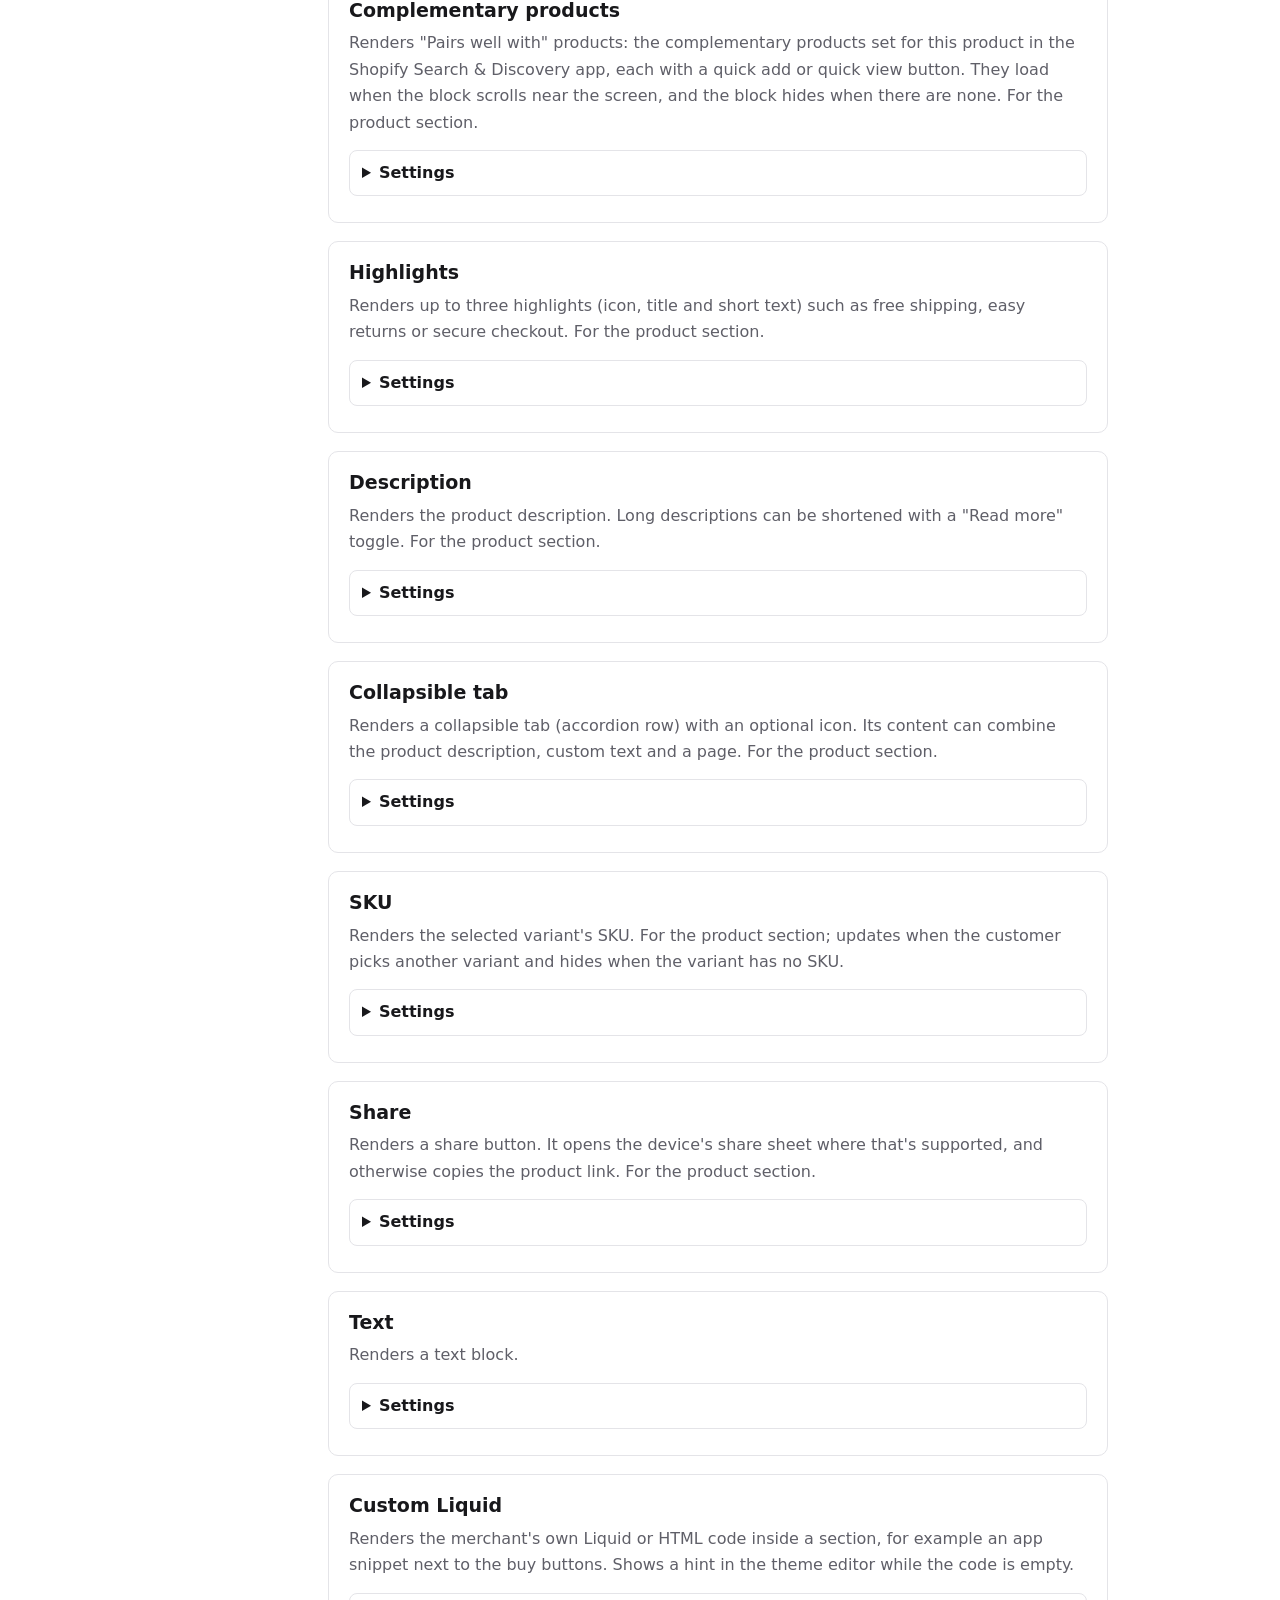
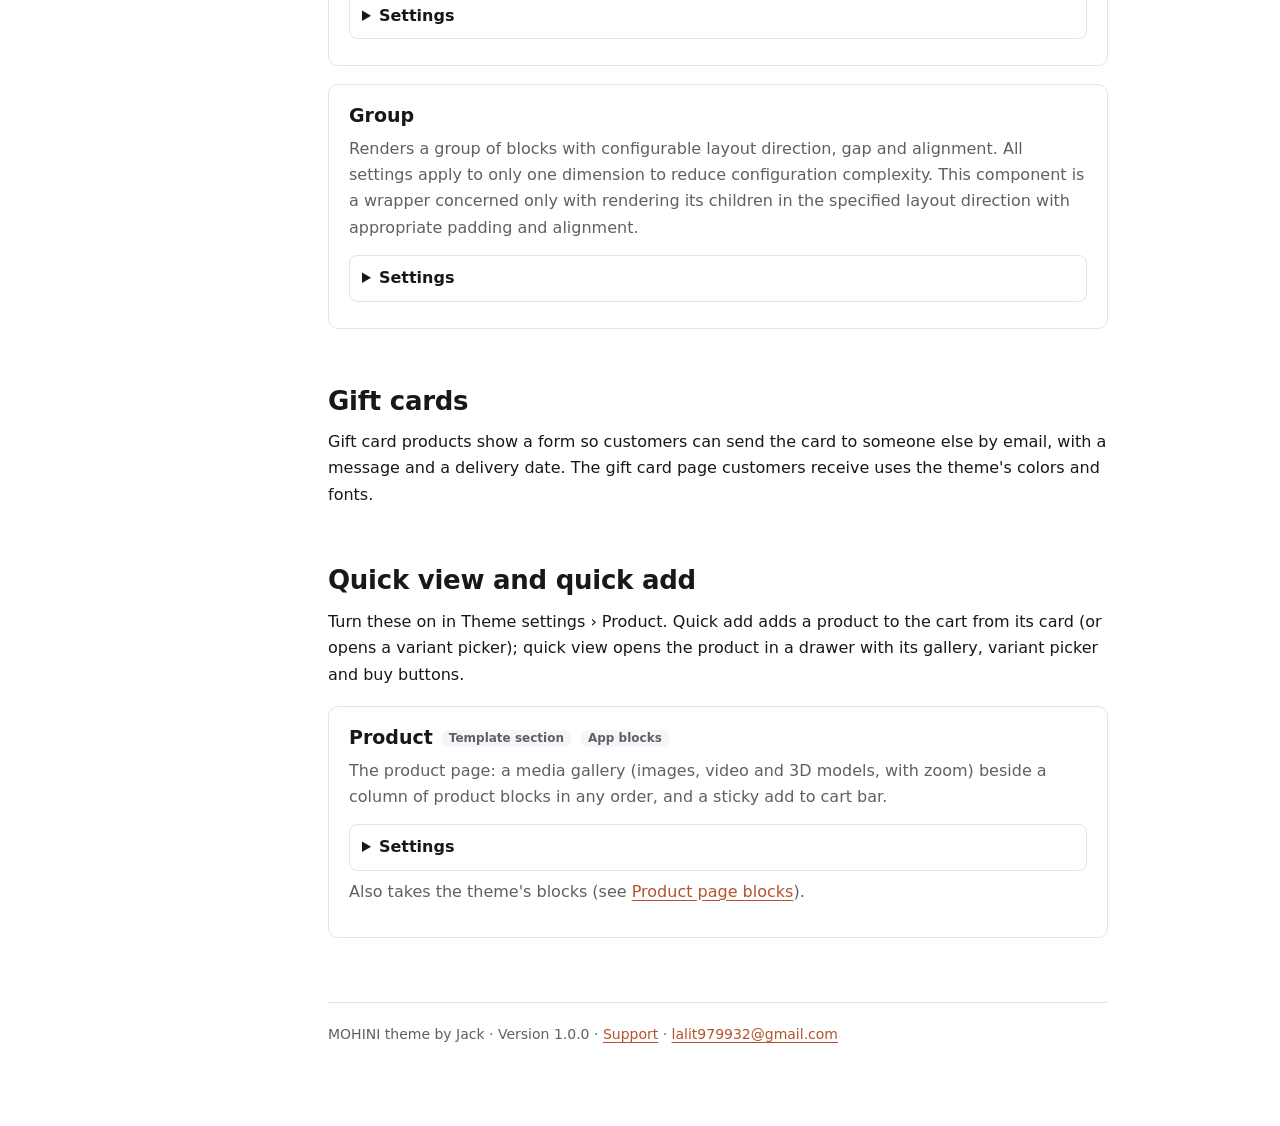
<file: product-page.html>
<!doctype html>
<html lang="en">
<head>
<meta charset="utf-8">
<meta name="viewport" content="width=device-width, initial-scale=1">
<title>Product page · MOHINI theme docs</title>
<meta name="description" content="Product page layout, media and blocks.">
<link rel="canonical" href="https://lalit7704.github.io/mohini-theme-docs/product-page.html">
<link rel="stylesheet" href="assets/style.css">
</head>
<body>
<header class="topbar">
  <a class="brand" href="index.html">MOHINI<span>Theme docs · v1.0.0</span></a>
  <span class="spacer"></span>
  <a class="cta" href="support.html">Contact support</a>
  <button class="menu-toggle" type="button" aria-expanded="false" aria-controls="sidebar">Menu</button>
</header>
<div class="layout">
  <nav class="sidebar" id="sidebar" aria-label="Documentation"><h4>Start here</h4><a href="index.html">Getting started</a><a href="presets.html">Presets</a><a href="theme-settings.html">Theme settings</a><h4>Building pages</h4><a href="header-footer.html">Header and footer</a><a href="sections.html">Sections</a><a href="product-page.html" aria-current="page">Product page</a><a href="collections-search.html">Collections and search</a><a href="cart.html">Cart</a><h4>Good to know</h4><a href="animations.html">Animations and speed</a><a href="languages.html">Languages</a><a href="faq.html">FAQ</a><h4>Help</h4><a href="support.html">Support</a><a href="changelog.html">Release notes</a></nav>
  <main><div class="content">

<h1>Product page</h1>
<p class="lead">The product page has a media gallery and a column of blocks. Add, remove and reorder blocks in the theme editor; each block has its own settings.</p>

<h2 id="media">Media</h2>
<p>Product media can be images, videos and 3D models. In the section's Media settings, choose the desktop layout: a grid, thumbnails on the left, a slider with thumbnails or stacked images. Phones always get a swipeable slider. Theme settings › Product › Enable image zoom opens images full screen. Variant images switch automatically when a customer picks a variant.</p>

<h2 id="blocks">Product page blocks</h2>
<div class="ref" id="block-product-title"><h3>Title</h3><p class="desc">Renders the product title as the page heading, with optional breadcrumbs, vendor and badges (sale, sold out, and custom badges from product tags like `badge:Bestseller`). For the product section.</p><details><summary>Settings</summary><div><table><thead><tr><th>Setting</th><th>Type</th></tr></thead><tbody><tr><td>Show breadcrumbs</td><td class="setting-type">On / off</td></tr><tr><td>Show vendor</td><td class="setting-type">On / off</td></tr><tr><td>Show badges<span class="setting-help">Tip: add a product tag like badge:Bestseller to show your own badge on that product’s card.</span></td><td class="setting-type">On / off</td></tr><tr><td>Heading size<span class="setting-help">Options: Small, Medium, Large</span></td><td class="setting-type">Choice</td></tr></tbody></table></div></details></div>
<div class="ref" id="block-product-rating"><h3>Rating</h3><p class="desc">Renders the product's star rating and review count from the product rating metafield that review apps fill in. For the product section.</p><details><summary>Settings</summary><div><table><thead><tr><th>Setting</th><th>Type</th></tr></thead><tbody><tr><td>Review count link<span class="setting-help">Where the review count links to, such as the id of your review app section.</span></td><td class="setting-type">Text</td></tr></tbody></table></div></details></div>
<div class="ref" id="block-product-price"><h3>Price</h3><p class="desc">Renders the selected variant's price with a &quot;Save X%&quot; tag when it's on sale, plus an optional taxes and shipping note and Shop Pay installments. For the product section; updates when the customer picks another variant.</p><details><summary>Settings</summary><div><table><thead><tr><th>Setting</th><th>Type</th></tr></thead><tbody><tr><td>Show savings tag</td><td class="setting-type">On / off</td></tr><tr><td>Show taxes and shipping note</td><td class="setting-type">On / off</td></tr><tr><td>Show Shop Pay installments<span class="setting-help">Shows when Shop Pay Installments is turned on in your payment settings.</span></td><td class="setting-type">On / off</td></tr></tbody></table></div></details></div>
<div class="ref" id="block-product-variant-picker"><h3>Variant picker</h3><p class="desc">Renders the product's options (buttons, dropdowns or swatches) and an optional size guide that opens a page's content in a popup. For the product section, which re-renders the variant details when an option changes.</p><details><summary>Settings</summary><div><table><thead><tr><th>Setting</th><th>Type</th></tr></thead><tbody><tr><td>Style<span class="setting-help">Options: Theme setting, Buttons, Dropdown</span></td><td class="setting-type">Choice</td></tr><tr><td>Size guide page<span class="setting-help">Opens this page in a popup next to the variant picker.</span></td><td class="setting-type">Page</td></tr></tbody></table></div></details></div>
<div class="ref" id="block-product-countdown"><h3>Countdown timer</h3><p class="desc">Renders a countdown to the end of a real offer that the merchant sets (date and time in the block settings). It hides itself once the offer has ended. For the product section and other sections that accept theme blocks.</p><details><summary>Settings</summary><div><table><thead><tr><th>Setting</th><th>Type</th></tr></thead><tbody><tr><td>Heading</td><td class="setting-type">Text</td></tr><tr><td>End date<span class="setting-help">Use the format YYYY-MM-DD, like 2026-12-31. The countdown hides when the date is empty or has passed.</span></td><td class="setting-type">Text</td></tr><tr><td>End time<span class="setting-help">Use 24-hour time, like 18:30. Leave empty for the end of the day.</span></td><td class="setting-type">Text</td></tr></tbody></table></div></details></div>
<div class="ref" id="block-product-inventory"><h3>Inventory status</h3><p class="desc">Renders the selected variant's stock status: in stock, low stock (with a &quot;hurry&quot; bar), available on backorder, or out of stock. For the product section; updates when the customer picks another variant.</p><details><summary>Settings</summary><div><table><thead><tr><th>Setting</th><th>Type</th></tr></thead><tbody><tr><td>Low stock threshold<span class="setting-help">Only for products whose inventory Shopify tracks.</span></td><td class="setting-type">Slider</td></tr><tr><td>Show low stock bar</td><td class="setting-type">On / off</td></tr><tr><td>Show stock count when in stock</td><td class="setting-type">On / off</td></tr></tbody></table></div></details></div>
<div class="ref" id="block-product-delivery"><h3>Delivery estimate</h3><p class="desc">Renders an estimated delivery window with a countdown to the day's order cutoff (&quot;Order within 3h 20m to get it between Thu, 12 Oct and Mon, 16 Oct&quot;), worked out in the customer's browser from the block settings. Without JavaScript it shows the delivery time in business days. For the product section.</p><details><summary>Settings</summary><div><table><thead><tr><th>Setting</th><th>Type</th></tr></thead><tbody><tr><td>Order cutoff time<span class="setting-help">Orders placed before this hour, in the customer's time, ship the same day.</span></td><td class="setting-type">Slider</td></tr><tr><td>Fastest delivery (business days)</td><td class="setting-type">Slider</td></tr><tr><td>Slowest delivery (business days)</td><td class="setting-type">Slider</td></tr><tr><td>Don't ship on weekends</td><td class="setting-type">On / off</td></tr></tbody></table></div></details></div>
<div class="ref" id="block-product-buy-buttons"><h3>Buy buttons</h3><p class="desc">Renders the quantity selector, add to cart button and dynamic checkout (&quot;Buy it now&quot;) buttons. For the product section; the sticky add to cart bar submits this block's form. When the selected variant is sold out, a &quot;Notify me&quot; form can collect the customer's email. It uses Shopify's contact form, so the request (product, variant and link) arrives in the store's inbox.</p><details><summary>Settings</summary><div><table><thead><tr><th>Setting</th><th>Type</th></tr></thead><tbody><tr><td>Show quantity selector</td><td class="setting-type">On / off</td></tr><tr><td>Show dynamic checkout buttons<span class="setting-help">Lets customers buy right away with Shop Pay, PayPal or a Buy it now button.</span></td><td class="setting-type">On / off</td></tr><tr><td>Show “Notify me” for sold out variants<span class="setting-help">Requests arrive through the contact form at your store’s email</span></td><td class="setting-type">On / off</td></tr><tr><td>Pre-order note<span class="setting-help">Shown when a variant keeps selling while out of stock (Inventory &gt; Continue selling when out of stock)</span></td><td class="setting-type">Text</td></tr></tbody></table></div></details></div>
<div class="ref" id="block-product-pickup"><h3>Pickup availability</h3><p class="desc">Renders in-store pickup for the selected variant: whether it can be picked up at the nearest store and how soon, with a dialog listing every pickup location, its address and availability. Shows nothing when no location offers local pickup. For the product section; updates with the variant.</p><details><summary>Settings</summary><div><p class="desc">No settings of its own.</p></div></details></div>
<div class="ref" id="block-product-tabs"><h3>Tabs</h3><p class="desc">Renders product details as tabs: optionally the description first, then up to three tabs of rich text or page content, like ingredients, usage or care. Tabs follow the ARIA tabs pattern, with arrow keys to move between them. For the product section.</p><details><summary>Settings</summary><div><table><thead><tr><th>Setting</th><th>Type</th></tr></thead><tbody><tr><td>Show the description as the first tab</td><td class="setting-type">On / off</td></tr><tr><td>Description tab heading</td><td class="setting-type">Text</td></tr><tr><td><span class="setting-help">Tab 1</span>Heading</td><td class="setting-type">Text</td></tr><tr><td><span class="setting-help">Tab 1</span>Text</td><td class="setting-type">Rich text</td></tr><tr><td><span class="setting-help">Tab 1</span>Page content</td><td class="setting-type">Page</td></tr><tr><td><span class="setting-help">Tab 2</span>Heading</td><td class="setting-type">Text</td></tr><tr><td><span class="setting-help">Tab 2</span>Text</td><td class="setting-type">Rich text</td></tr><tr><td><span class="setting-help">Tab 2</span>Page content</td><td class="setting-type">Page</td></tr><tr><td><span class="setting-help">Tab 3</span>Heading</td><td class="setting-type">Text</td></tr><tr><td><span class="setting-help">Tab 3</span>Text</td><td class="setting-type">Rich text</td></tr><tr><td><span class="setting-help">Tab 3</span>Page content</td><td class="setting-type">Page</td></tr></tbody></table></div></details></div>
<div class="ref" id="block-product-payment-icons"><h3>Payment icons</h3><p class="desc">Renders a &quot;secure checkout&quot; note with the payment methods the store accepts. For the product section and other sections that accept theme blocks.</p><details><summary>Settings</summary><div><table><thead><tr><th>Setting</th><th>Type</th></tr></thead><tbody><tr><td>Heading</td><td class="setting-type">Text</td></tr></tbody></table></div></details></div>
<div class="ref" id="block-product-complementary"><h3>Complementary products</h3><p class="desc">Renders &quot;Pairs well with&quot; products: the complementary products set for this product in the Shopify Search &amp; Discovery app, each with a quick add or quick view button. They load when the block scrolls near the screen, and the block hides when there are none. For the product section.</p><details><summary>Settings</summary><div><table><thead><tr><th>Setting</th><th>Type</th></tr></thead><tbody><tr><td>Heading</td><td class="setting-type">Text</td></tr><tr><td>Products to show</td><td class="setting-type">Slider</td></tr></tbody></table></div></details></div>
<div class="ref" id="block-product-highlights"><h3>Highlights</h3><p class="desc">Renders up to three highlights (icon, title and short text) such as free shipping, easy returns or secure checkout. For the product section.</p><details><summary>Settings</summary><div><table><thead><tr><th>Setting</th><th>Type</th></tr></thead><tbody><tr><td><span class="setting-help">Highlight 1</span>Icon<span class="setting-help">Options: None, Truck, Return, Shield, Leaf, Heart, Star, Gift, Chat, Clock, Box, Lock</span></td><td class="setting-type">Choice</td></tr><tr><td><span class="setting-help">Highlight 1</span>Heading</td><td class="setting-type">Text</td></tr><tr><td><span class="setting-help">Highlight 1</span>Text</td><td class="setting-type">Text</td></tr><tr><td><span class="setting-help">Highlight 2</span>Icon<span class="setting-help">Options: None, Truck, Return, Shield, Leaf, Heart, Star, Gift, Chat, Clock, Box, Lock</span></td><td class="setting-type">Choice</td></tr><tr><td><span class="setting-help">Highlight 2</span>Heading</td><td class="setting-type">Text</td></tr><tr><td><span class="setting-help">Highlight 2</span>Text</td><td class="setting-type">Text</td></tr><tr><td><span class="setting-help">Highlight 3</span>Icon<span class="setting-help">Options: None, Truck, Return, Shield, Leaf, Heart, Star, Gift, Chat, Clock, Box, Lock</span></td><td class="setting-type">Choice</td></tr><tr><td><span class="setting-help">Highlight 3</span>Heading</td><td class="setting-type">Text</td></tr><tr><td><span class="setting-help">Highlight 3</span>Text</td><td class="setting-type">Text</td></tr></tbody></table></div></details></div>
<div class="ref" id="block-product-description"><h3>Description</h3><p class="desc">Renders the product description. Long descriptions can be shortened with a &quot;Read more&quot; toggle. For the product section.</p><details><summary>Settings</summary><div><table><thead><tr><th>Setting</th><th>Type</th></tr></thead><tbody><tr><td>Shorten long descriptions with &quot;Read more&quot;</td><td class="setting-type">On / off</td></tr></tbody></table></div></details></div>
<div class="ref" id="block-product-collapsible"><h3>Collapsible tab</h3><p class="desc">Renders a collapsible tab (accordion row) with an optional icon. Its content can combine the product description, custom text and a page. For the product section.</p><details><summary>Settings</summary><div><table><thead><tr><th>Setting</th><th>Type</th></tr></thead><tbody><tr><td>Heading</td><td class="setting-type">Text</td></tr><tr><td>Icon<span class="setting-help">Options: None, Truck, Return, Shield, Leaf, Heart, Star, Gift, Chat, Clock, Box, Lock</span></td><td class="setting-type">Choice</td></tr><tr><td>Open by default</td><td class="setting-type">On / off</td></tr><tr><td>Show product description</td><td class="setting-type">On / off</td></tr><tr><td>Content</td><td class="setting-type">Rich text</td></tr><tr><td>Page content<span class="setting-help">Shows the content of a page below the text above.</span></td><td class="setting-type">Page</td></tr></tbody></table></div></details></div>
<div class="ref" id="block-product-sku"><h3>SKU</h3><p class="desc">Renders the selected variant's SKU. For the product section; updates when the customer picks another variant and hides when the variant has no SKU.</p><details><summary>Settings</summary><div><p class="desc">No settings of its own.</p></div></details></div>
<div class="ref" id="block-product-share"><h3>Share</h3><p class="desc">Renders a share button. It opens the device's share sheet where that's supported, and otherwise copies the product link. For the product section.</p><details><summary>Settings</summary><div><p class="desc">No settings of its own.</p></div></details></div>
<div class="ref" id="block-text"><h3>Text</h3><p class="desc">Renders a text block.</p><details><summary>Settings</summary><div><table><thead><tr><th>Setting</th><th>Type</th></tr></thead><tbody><tr><td>Text</td><td class="setting-type">Text</td></tr><tr><td>Text style<span class="setting-help">Options: Title, Subtitle, Normal text</span></td><td class="setting-type">Choice</td></tr><tr><td>Alignment</td><td class="setting-type">Alignment</td></tr></tbody></table></div></details></div>
<div class="ref" id="block-custom-liquid"><h3>Custom Liquid</h3><p class="desc">Renders the merchant's own Liquid or HTML code inside a section, for example an app snippet next to the buy buttons. Shows a hint in the theme editor while the code is empty.</p><details><summary>Settings</summary><div><table><thead><tr><th>Setting</th><th>Type</th></tr></thead><tbody><tr><td>Liquid code<span class="setting-help">Add app snippets or other Liquid and HTML code.</span></td><td class="setting-type">Liquid</td></tr></tbody></table></div></details></div>
<div class="ref" id="block-group"><h3>Group</h3><p class="desc">Renders a group of blocks with configurable layout direction, gap and alignment. All settings apply to only one dimension to reduce configuration complexity. This component is a wrapper concerned only with rendering its children in the specified layout direction with appropriate padding and alignment.</p><details><summary>Settings</summary><div><table><thead><tr><th>Setting</th><th>Type</th></tr></thead><tbody><tr><td>Layout direction<span class="setting-help">Options: Horizontal, Vertical</span></td><td class="setting-type">Choice</td></tr><tr><td>Alignment<span class="setting-help">Options: Left, Center, Right</span></td><td class="setting-type">Choice</td></tr><tr><td>Padding</td><td class="setting-type">Slider</td></tr></tbody></table></div></details></div>

<h2 id="gift-cards">Gift cards</h2>
<p>Gift card products show a form so customers can send the card to someone else by email, with a message and a delivery date. The gift card page customers receive uses the theme's colors and fonts.</p>

<h2 id="quick-view">Quick view and quick add</h2>
<p>Turn these on in Theme settings › Product. Quick add adds a product to the cart from its card (or opens a variant picker); quick view opens the product in a drawer with its gallery, variant picker and buy buttons.</p>
<div class="ref" id="product">
  <h3>Product<span class="tag">Template section</span><span class="tag">App blocks</span></h3>
  <p class="desc">The product page: a media gallery (images, video and 3D models, with zoom) beside a column of product blocks in any order, and a sticky add to cart bar.</p>
  <details><summary>Settings</summary><div><table><thead><tr><th>Setting</th><th>Type</th></tr></thead><tbody><tr><td>Color scheme</td><td class="setting-type">Color scheme</td></tr><tr><td><span class="setting-help">Media</span>Desktop layout<span class="setting-help">Options: Grid, Thumbnails on the left, Slider with thumbnails, Stacked · Small screens always show a swipeable slider.</span></td><td class="setting-type">Choice</td></tr><tr><td><span class="setting-help">Media</span>Media size<span class="setting-help">Options: Small, Medium, Large</span></td><td class="setting-type">Choice</td></tr><tr><td><span class="setting-help">Media</span>Image ratio<span class="setting-help">Options: Adapt to image, Square, Portrait</span></td><td class="setting-type">Choice</td></tr><tr><td><span class="setting-help">Product information</span>Keep the shorter column in view while scrolling</td><td class="setting-type">On / off</td></tr><tr><td><span class="setting-help">Product information</span>Show sticky add to cart bar<span class="setting-help">Slides up once the main add to cart button scrolls out of view.</span></td><td class="setting-type">On / off</td></tr><tr><td><span class="setting-help">Padding</span>Top padding</td><td class="setting-type">Slider</td></tr><tr><td><span class="setting-help">Padding</span>Bottom padding</td><td class="setting-type">Slider</td></tr></tbody></table></div></details>
  
  <p class="desc">Also takes the theme's blocks (see <a href="product-page.html#blocks">Product page blocks</a>).</p>
</div>

  <footer class="site">MOHINI theme by Jack · Version 1.0.0 · <a href="support.html">Support</a> · <a href="mailto:lalit979932@gmail.com">lalit979932@gmail.com</a></footer>
  </div></main>
</div>
<script>
  (function () {
    var button = document.querySelector('.menu-toggle');
    var sidebar = document.getElementById('sidebar');
    button.addEventListener('click', function () {
      var open = sidebar.classList.toggle('is-open');
      button.setAttribute('aria-expanded', String(open));
    });
  })();
</script>
</body>
</html>
</file>
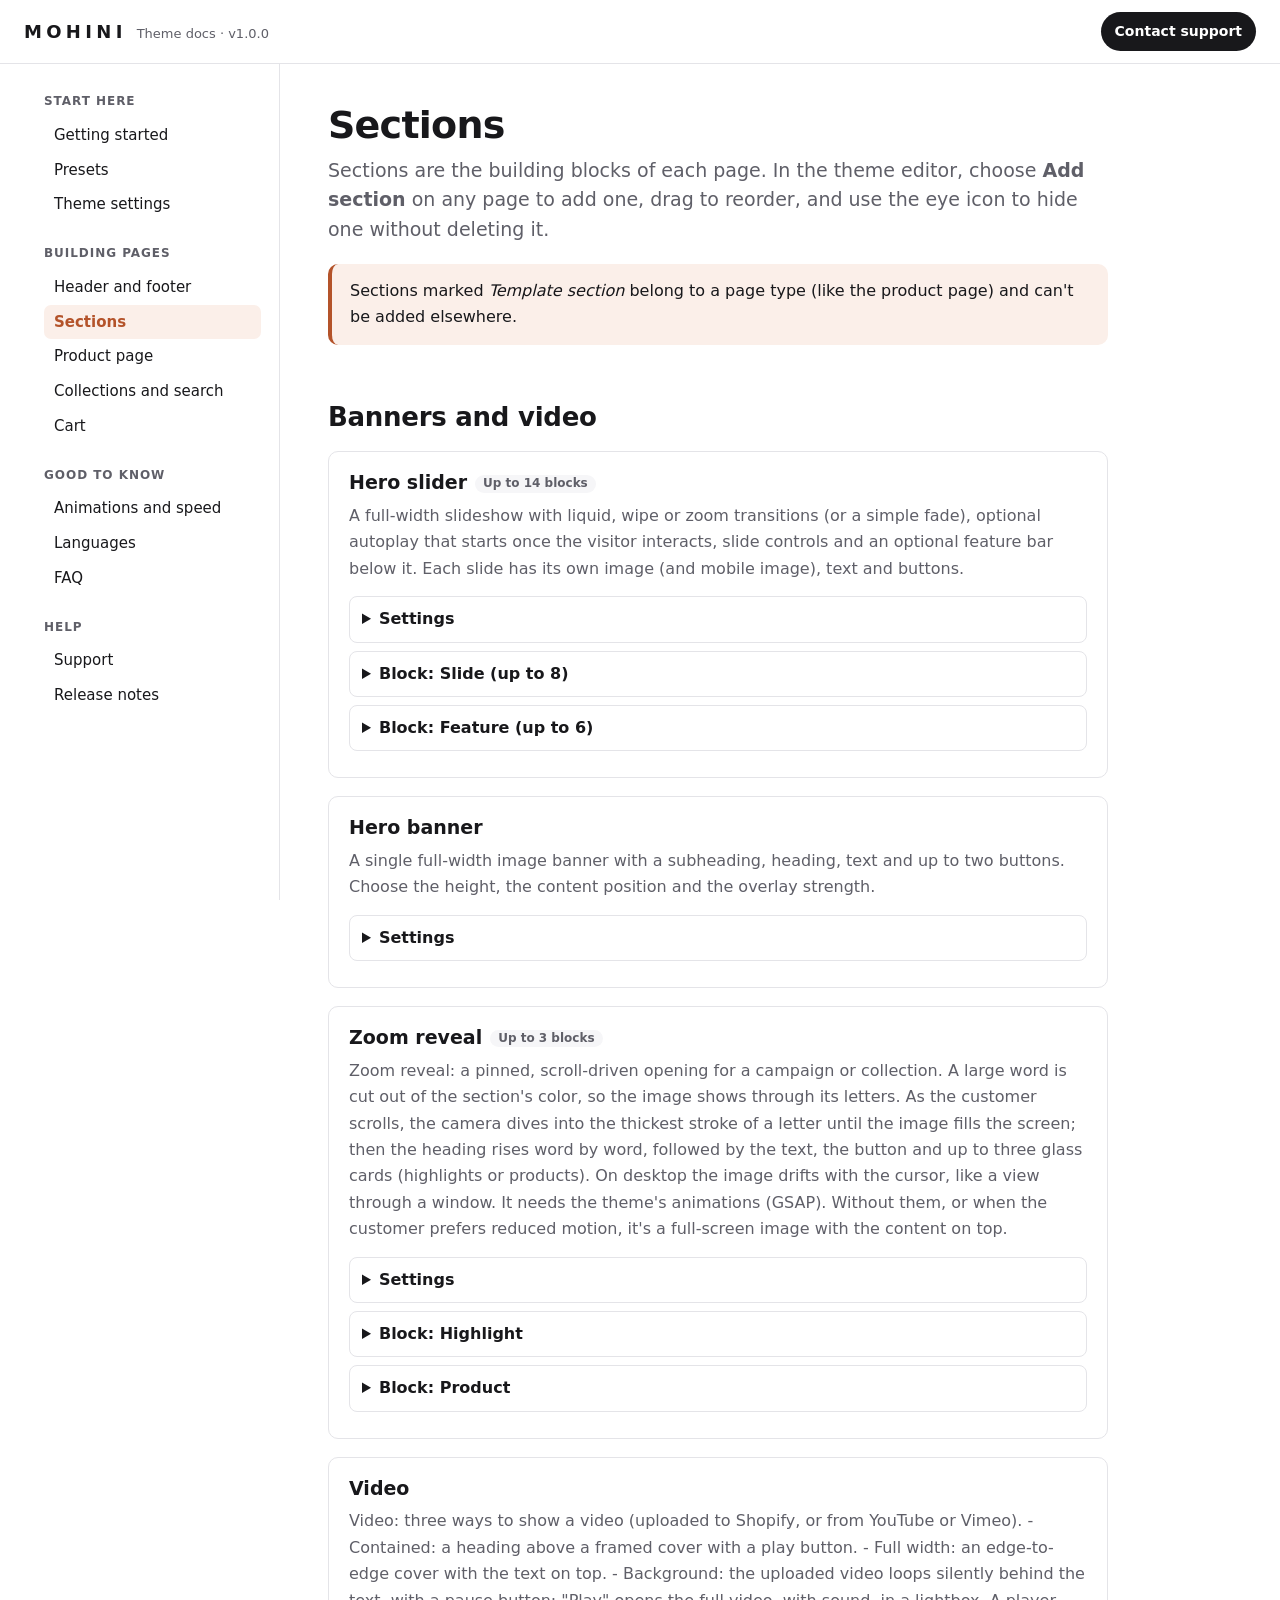
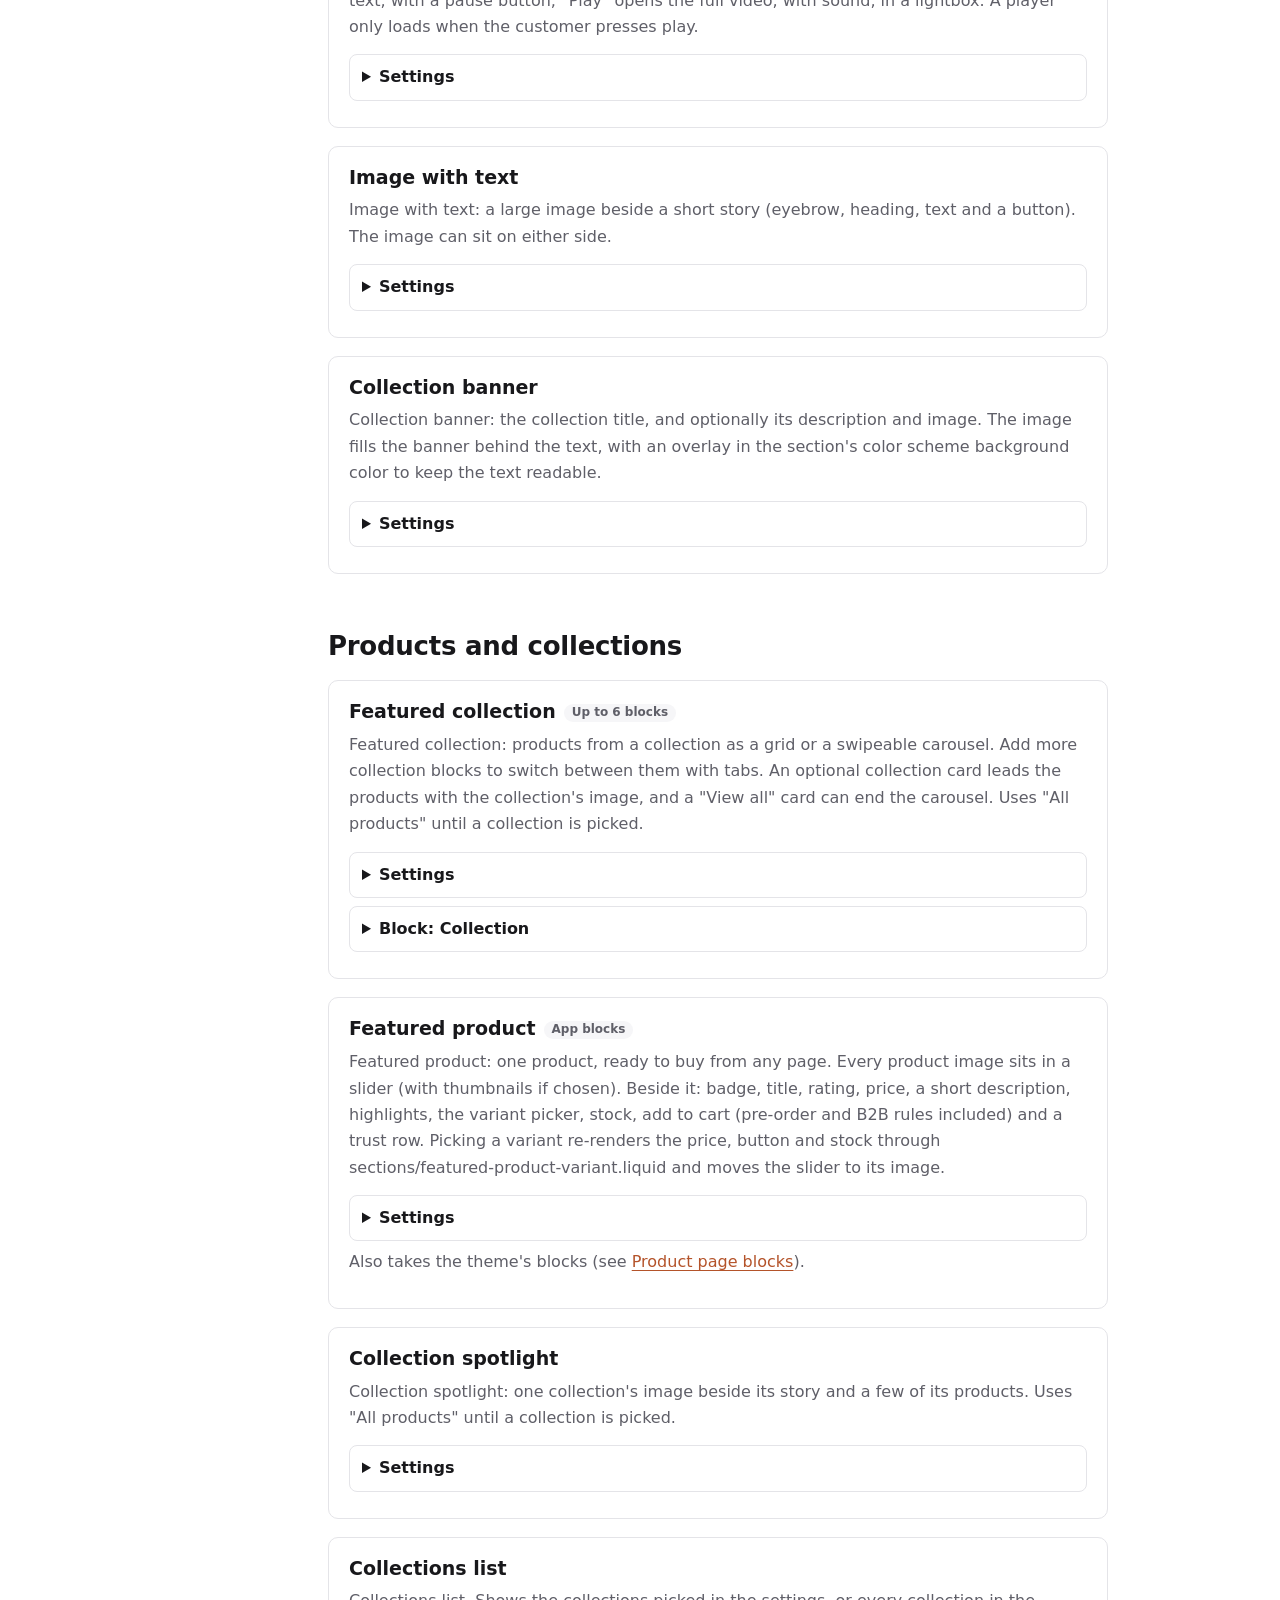
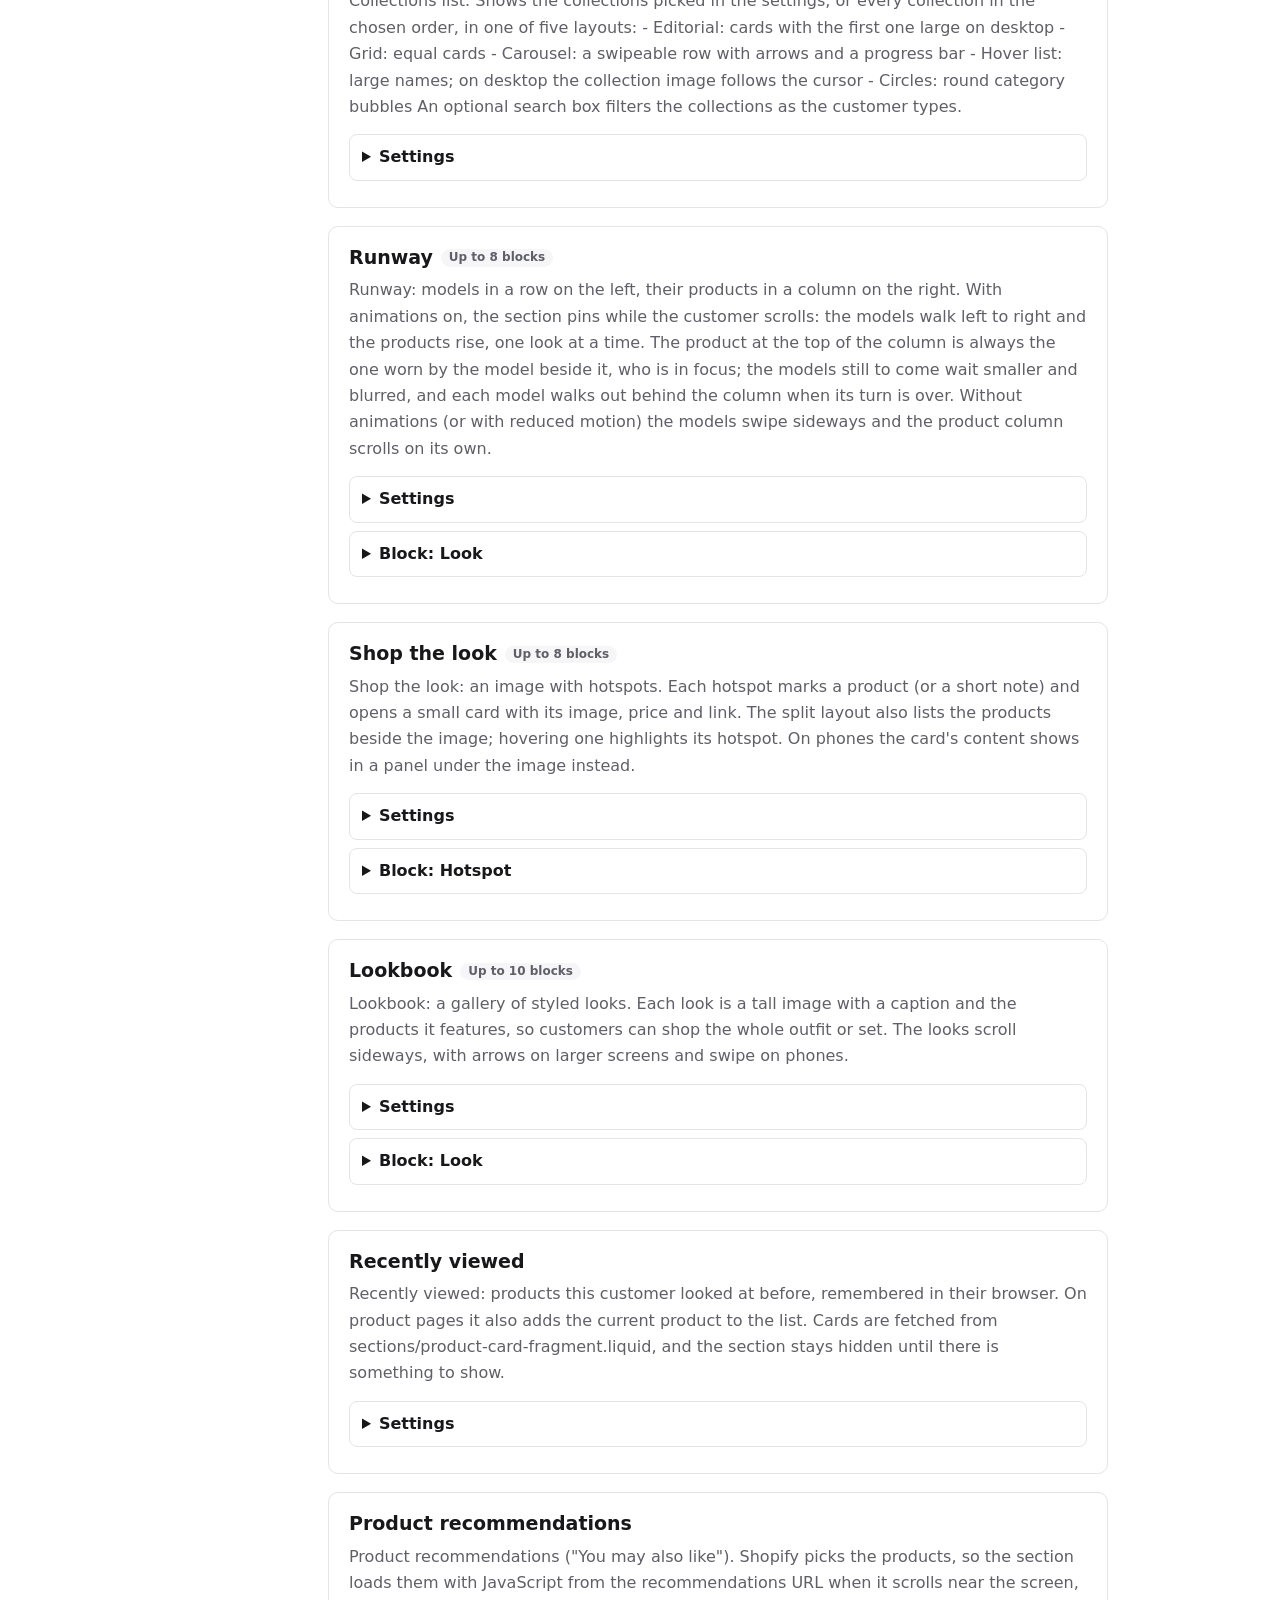
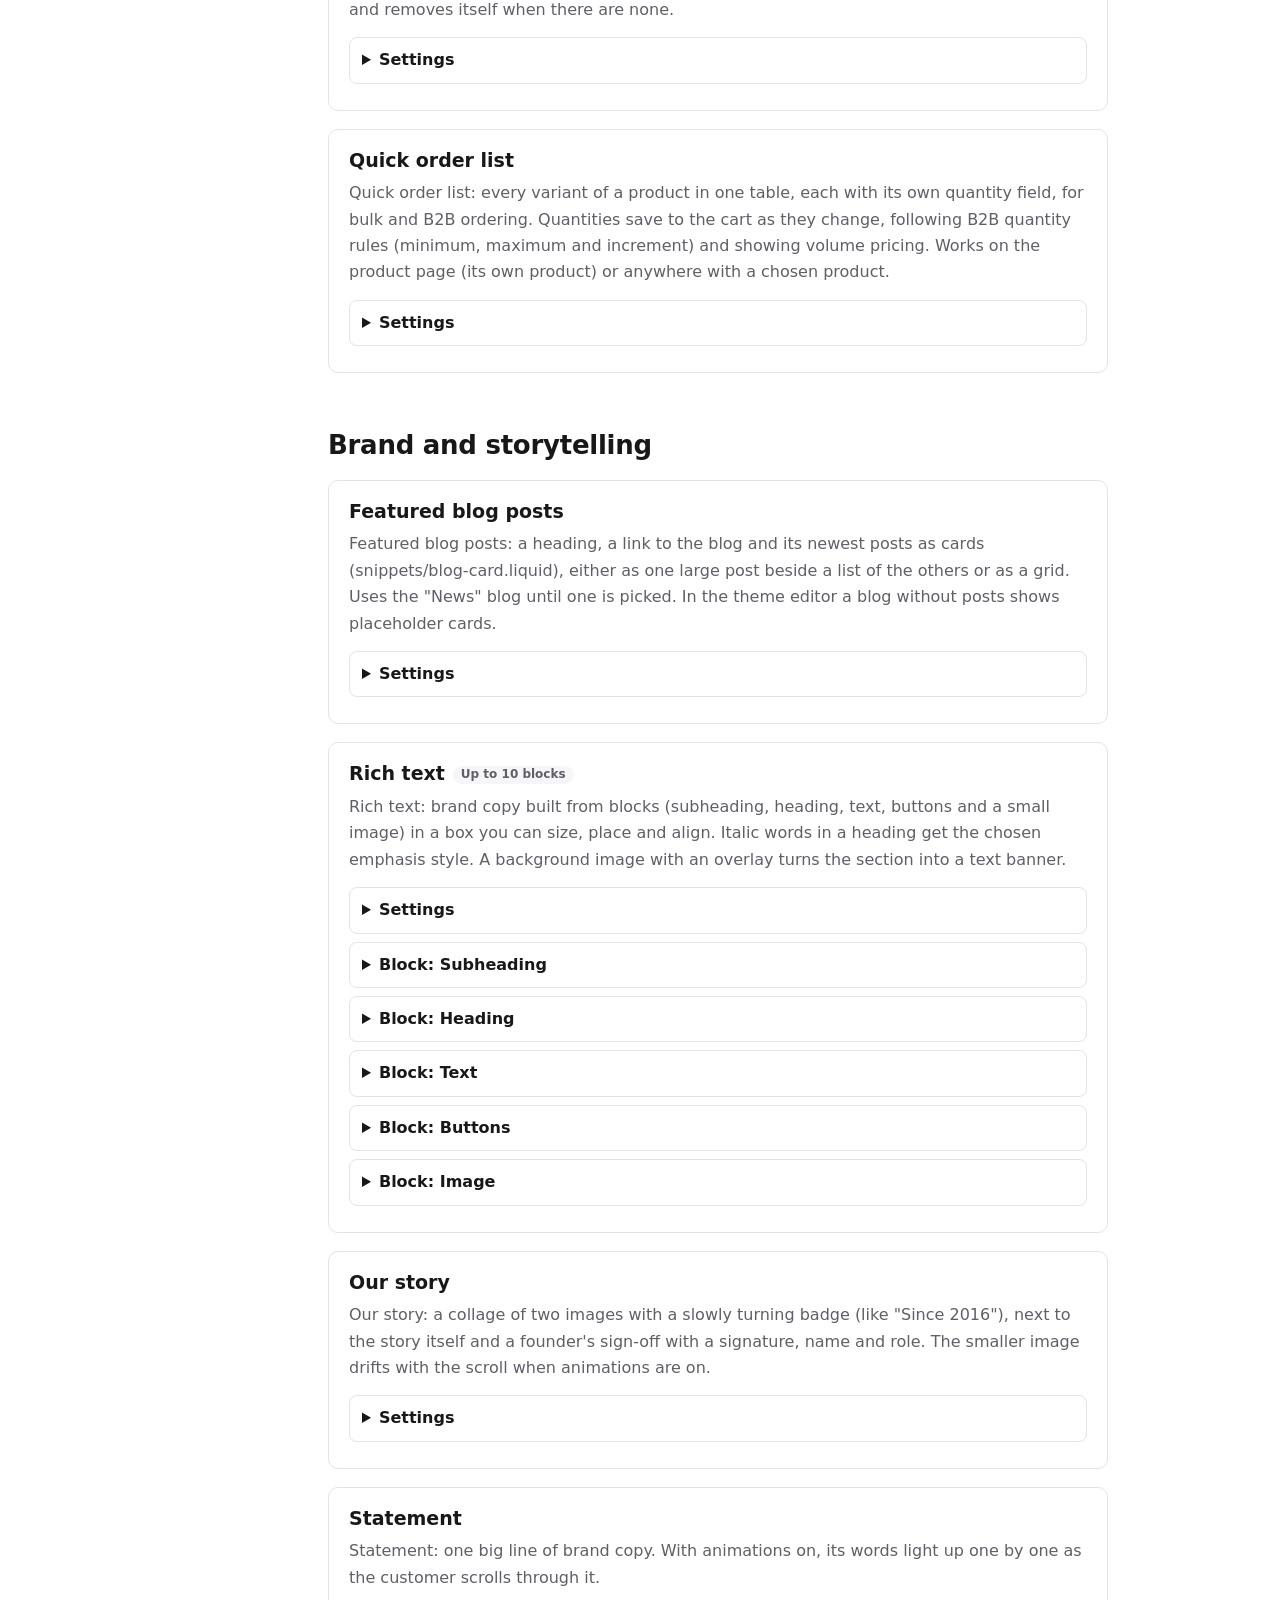
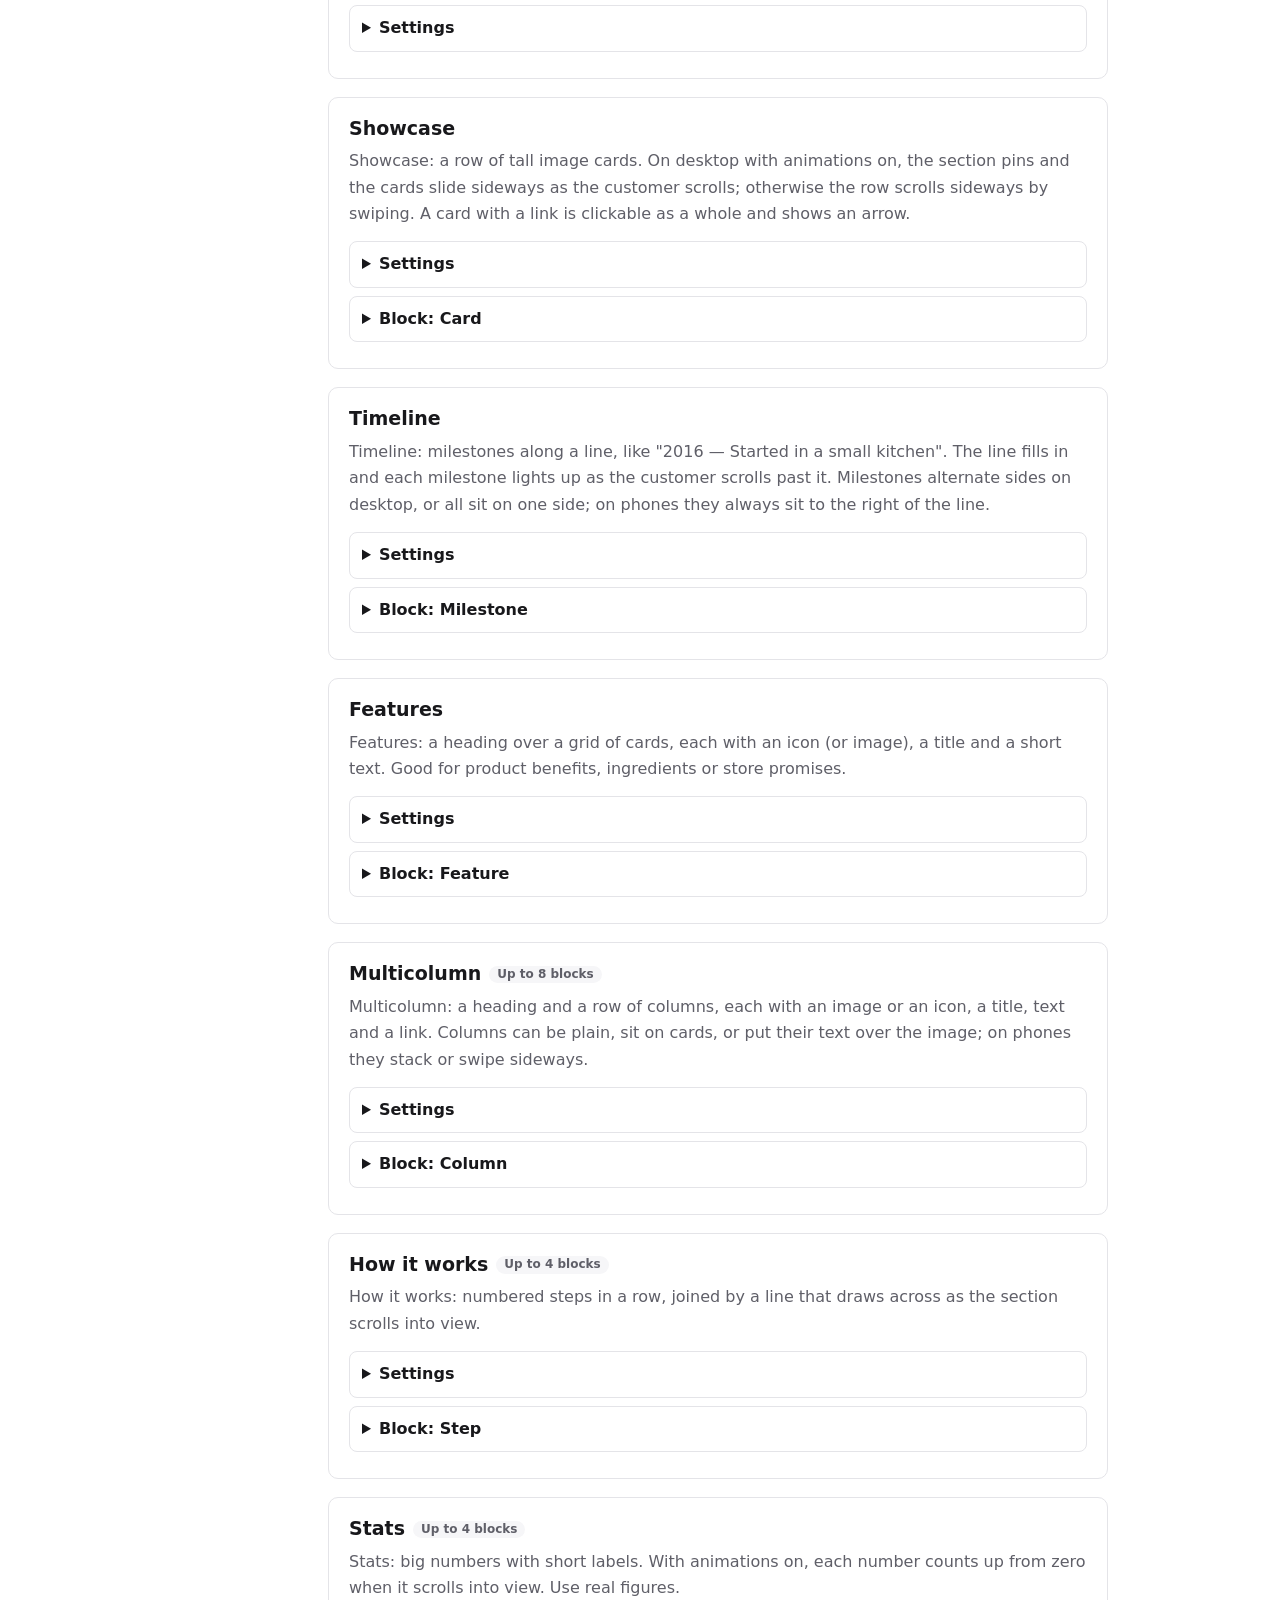
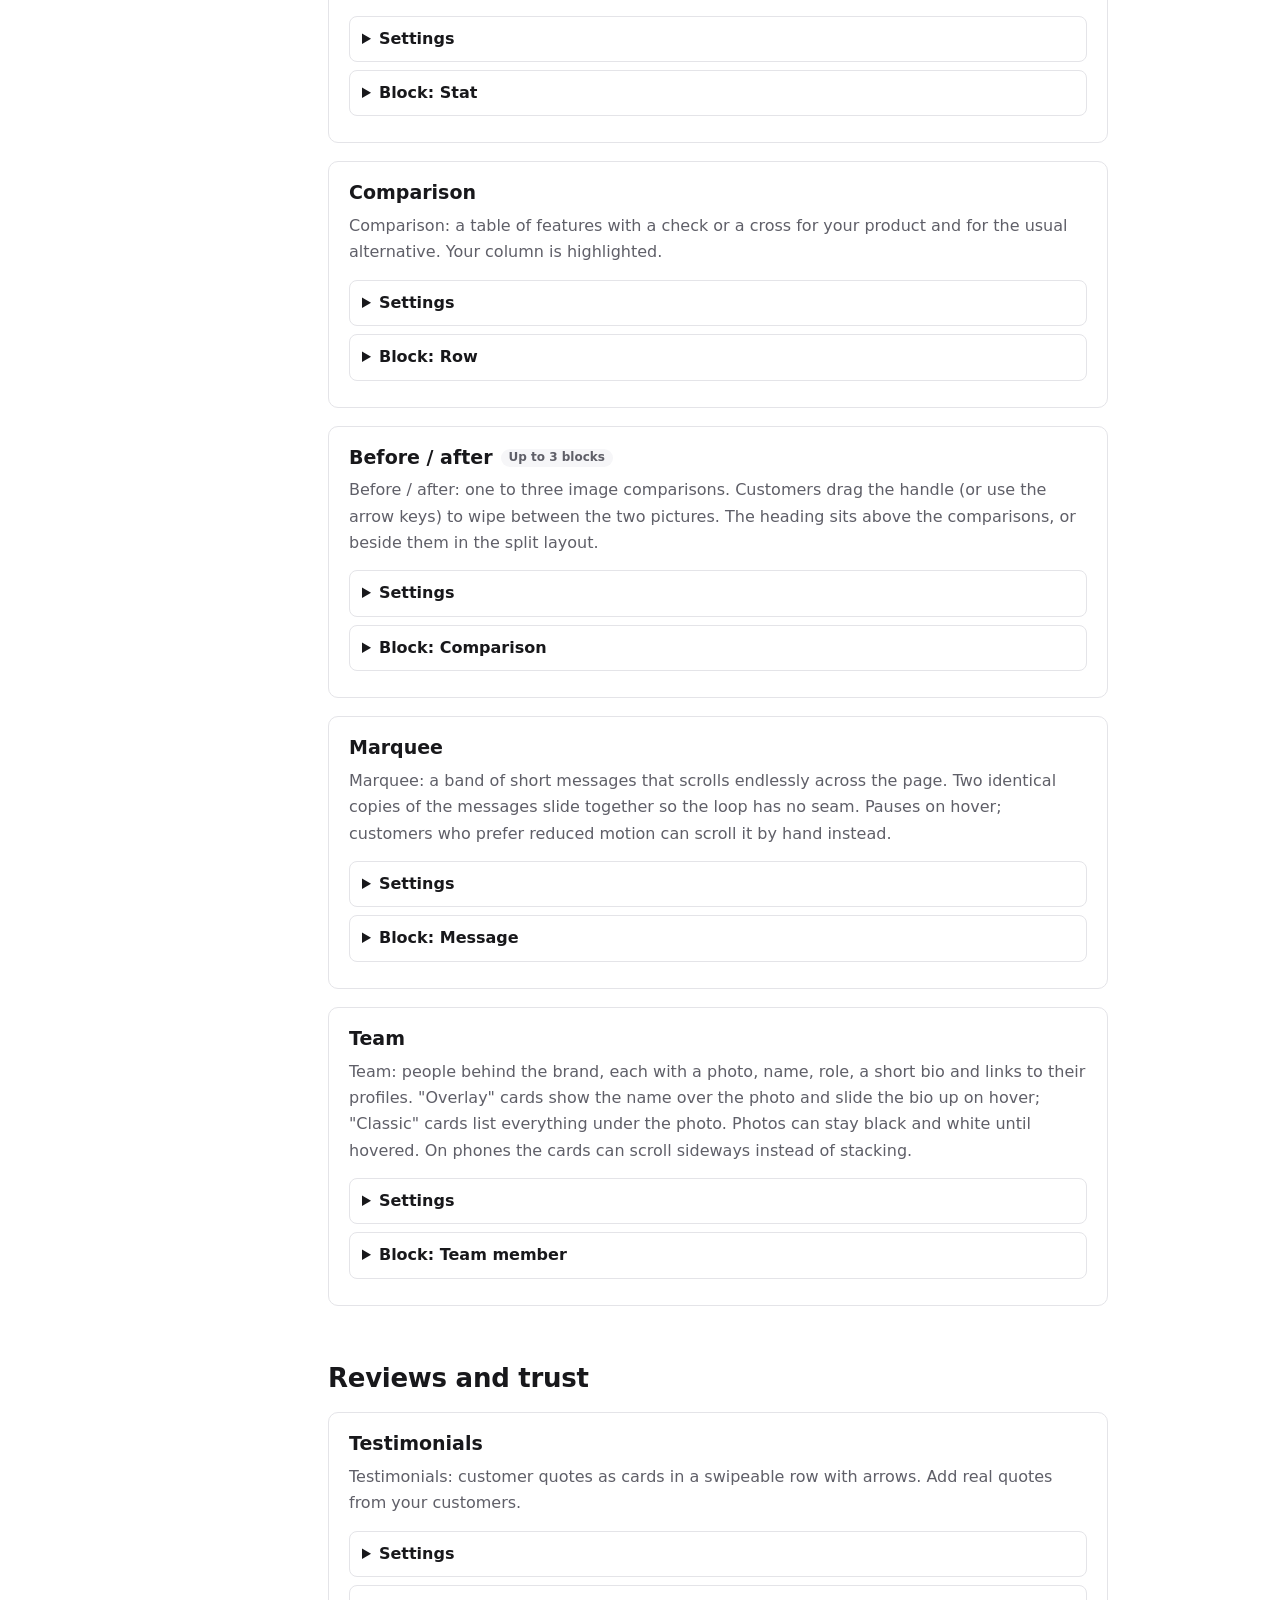
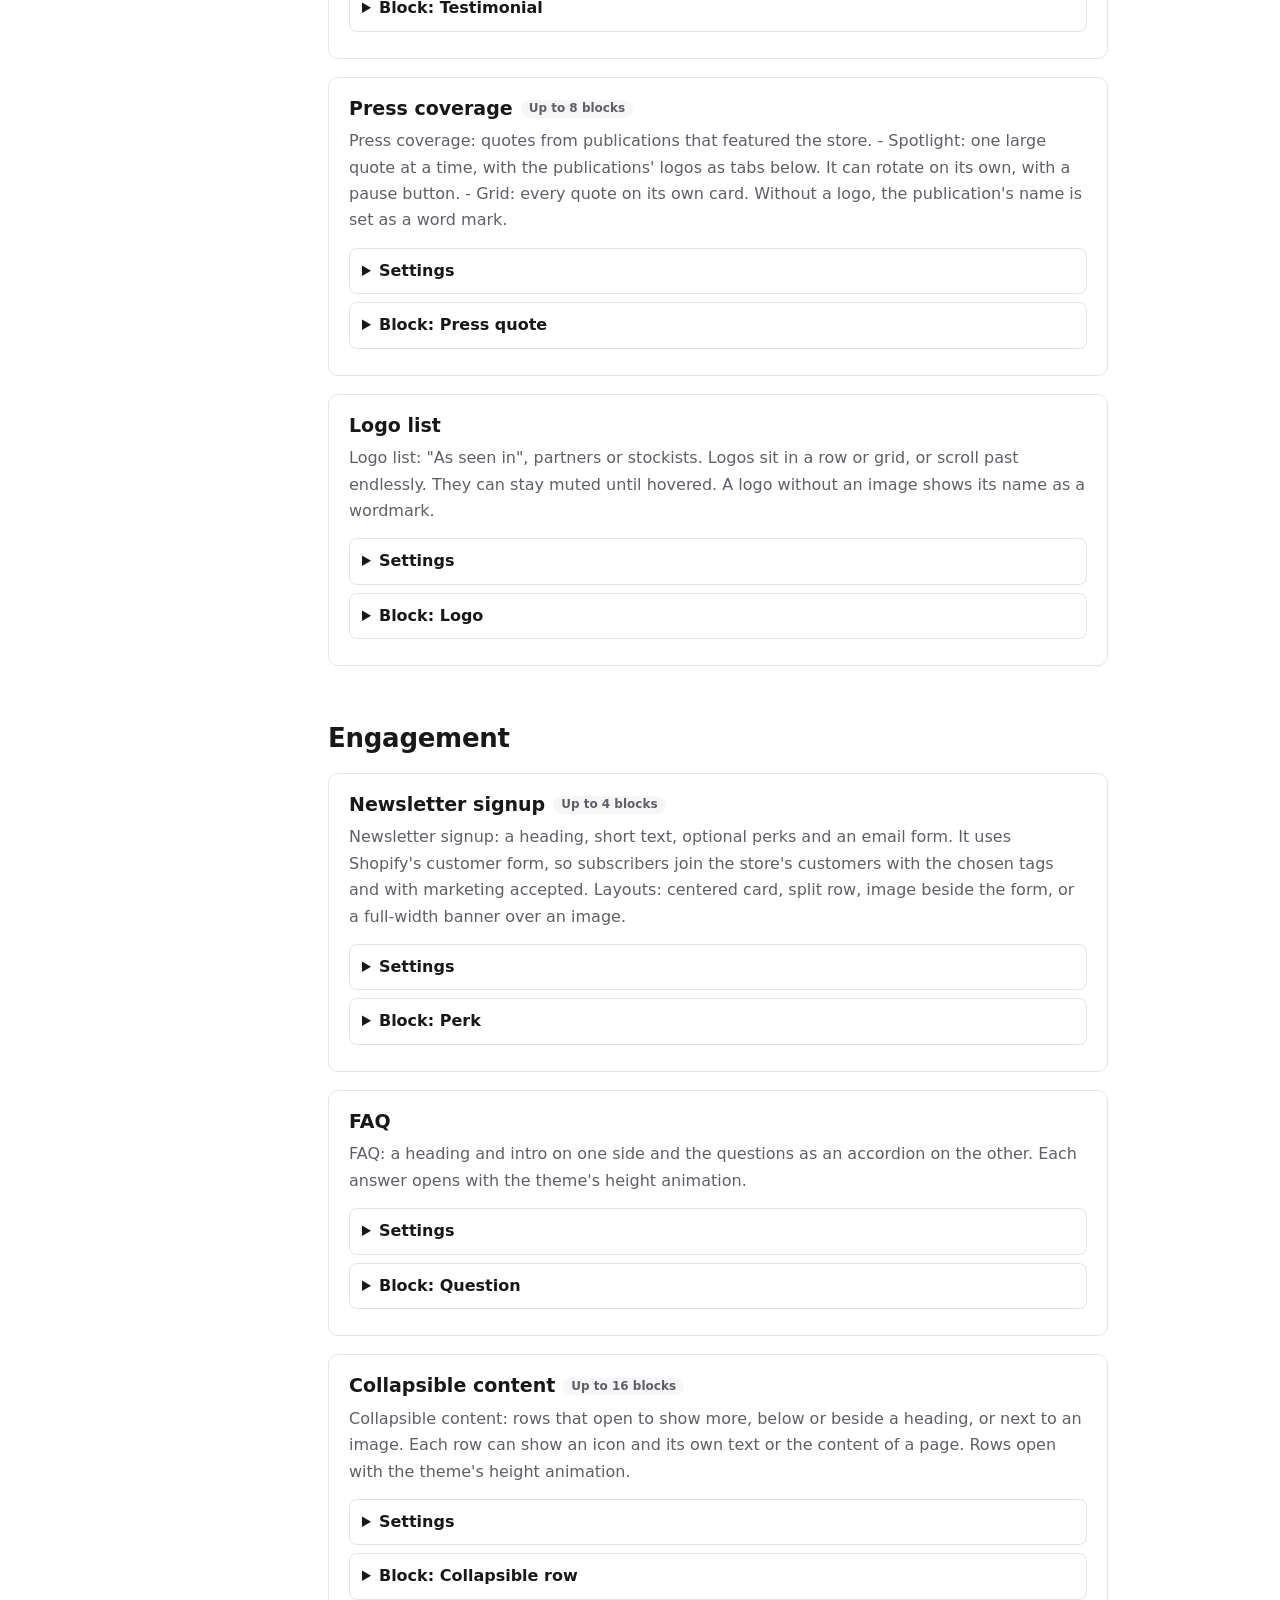
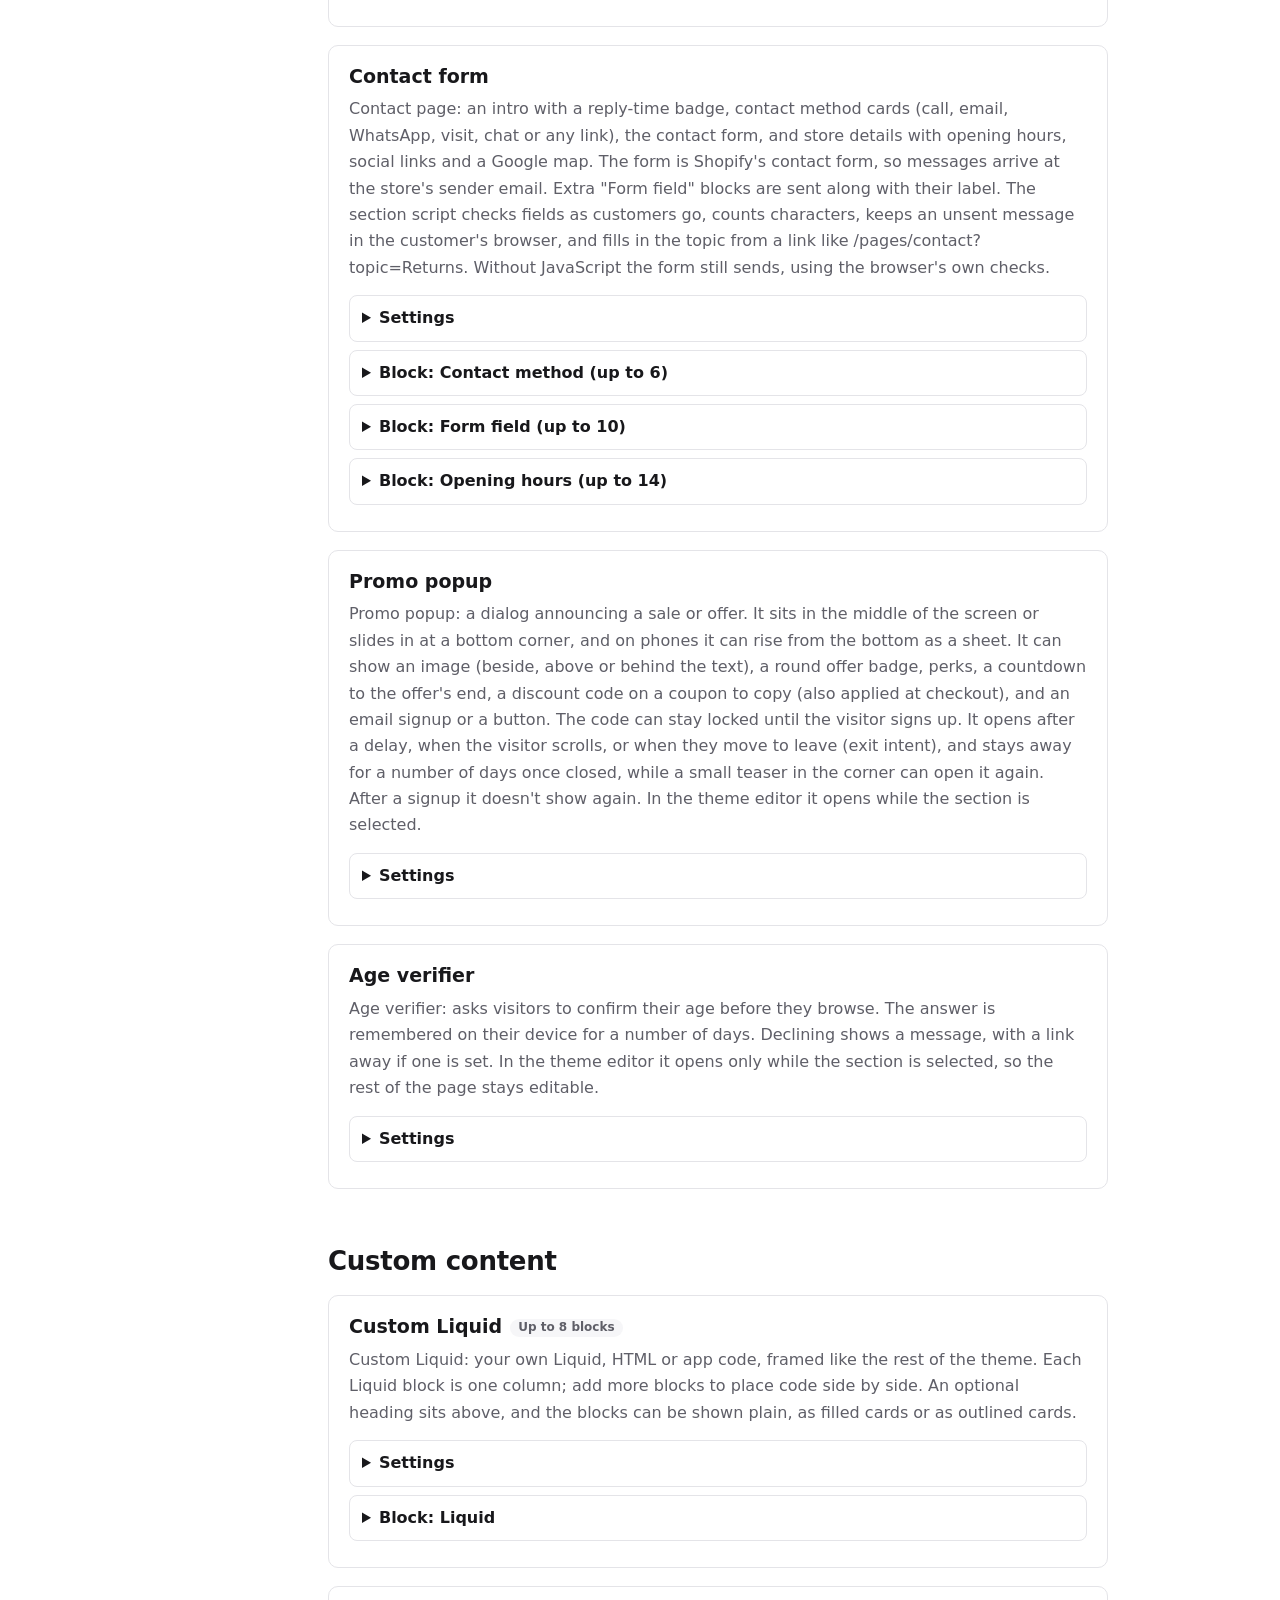
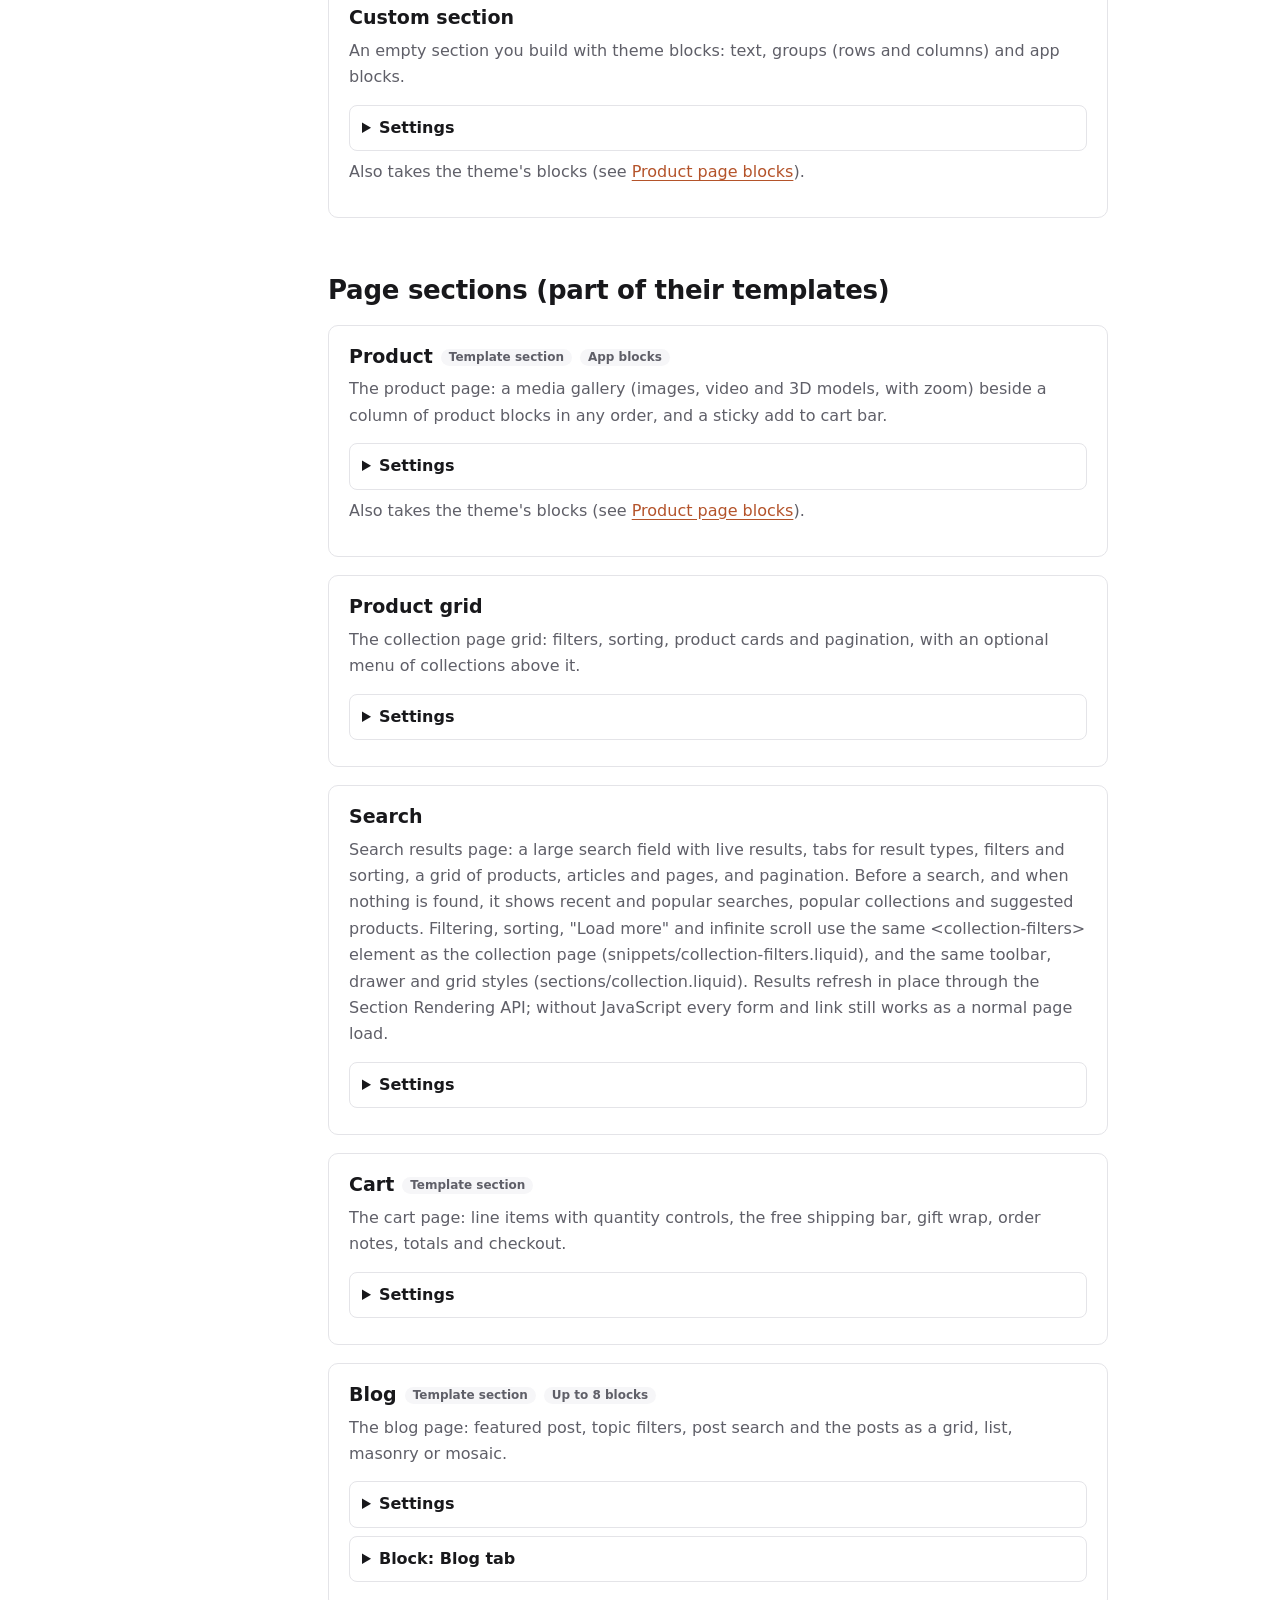
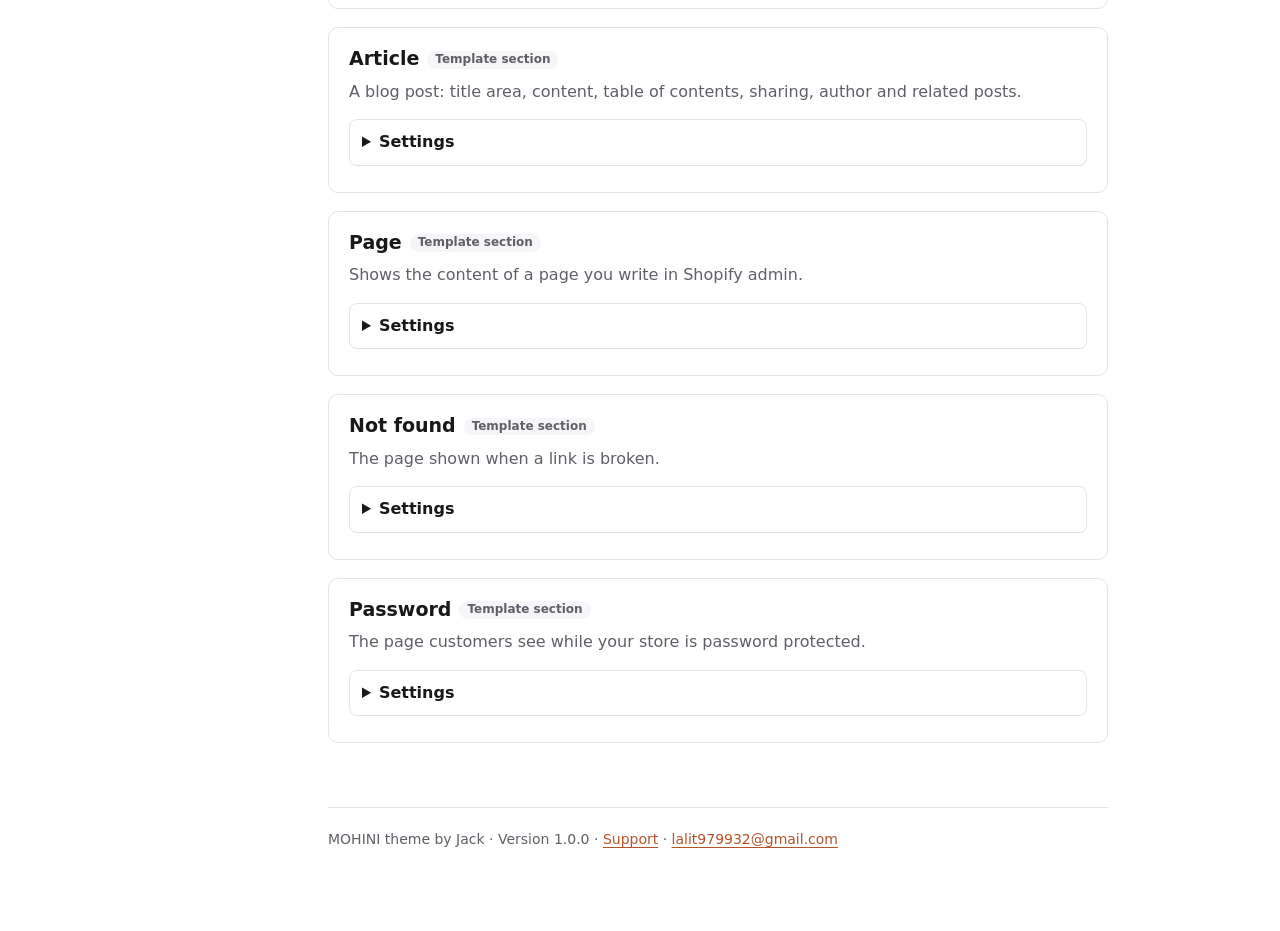
<file: sections.html>
<!doctype html>
<html lang="en">
<head>
<meta charset="utf-8">
<meta name="viewport" content="width=device-width, initial-scale=1">
<title>Sections · MOHINI theme docs</title>
<meta name="description" content="Every MOHINI section, its settings and blocks.">
<link rel="canonical" href="https://lalit7704.github.io/mohini-theme-docs/sections.html">
<link rel="stylesheet" href="assets/style.css">
</head>
<body>
<header class="topbar">
  <a class="brand" href="index.html">MOHINI<span>Theme docs · v1.0.0</span></a>
  <span class="spacer"></span>
  <a class="cta" href="support.html">Contact support</a>
  <button class="menu-toggle" type="button" aria-expanded="false" aria-controls="sidebar">Menu</button>
</header>
<div class="layout">
  <nav class="sidebar" id="sidebar" aria-label="Documentation"><h4>Start here</h4><a href="index.html">Getting started</a><a href="presets.html">Presets</a><a href="theme-settings.html">Theme settings</a><h4>Building pages</h4><a href="header-footer.html">Header and footer</a><a href="sections.html" aria-current="page">Sections</a><a href="product-page.html">Product page</a><a href="collections-search.html">Collections and search</a><a href="cart.html">Cart</a><h4>Good to know</h4><a href="animations.html">Animations and speed</a><a href="languages.html">Languages</a><a href="faq.html">FAQ</a><h4>Help</h4><a href="support.html">Support</a><a href="changelog.html">Release notes</a></nav>
  <main><div class="content">

<h1>Sections</h1>
<p class="lead">Sections are the building blocks of each page. In the theme editor, choose <strong>Add section</strong> on any page to add one, drag to reorder, and use the eye icon to hide one without deleting it.</p>
<div class="note"><p>Sections marked <em>Template section</em> belong to a page type (like the product page) and can't be added elsewhere.</p></div>
<h2 id="banners-and-video">Banners and video</h2><div class="ref" id="hero-slider">
  <h3>Hero slider<span class="tag">Up to 14 blocks</span></h3>
  <p class="desc">A full-width slideshow with liquid, wipe or zoom transitions (or a simple fade), optional autoplay that starts once the visitor interacts, slide controls and an optional feature bar below it. Each slide has its own image (and mobile image), text and buttons.</p>
  <details><summary>Settings</summary><div><table><thead><tr><th>Setting</th><th>Type</th></tr></thead><tbody><tr><td>Color scheme<span class="setting-help">Sets the text, overlay, buttons, controls and feature bar colors. A dark scheme suits light text over images.</span></td><td class="setting-type">Color scheme</td></tr><tr><td><span class="setting-help">Slider</span>Transition effect<span class="setting-help">Options: Liquid distortion, Soft wipe, Zoom blend, Simple fade · Liquid, wipe and zoom use WebGL and need an image on every slide. Otherwise the slides fade.</span></td><td class="setting-type">Choice</td></tr><tr><td><span class="setting-help">Slider</span>Distortion intensity</td><td class="setting-type">Slider</td></tr><tr><td><span class="setting-help">Slider</span>Transition duration</td><td class="setting-type">Slider</td></tr><tr><td><span class="setting-help">Slider</span>Text animation<span class="setting-help">Options: Fade up, Fade, None</span></td><td class="setting-type">Choice</td></tr><tr><td><span class="setting-help">Slider</span>Rotate automatically</td><td class="setting-type">On / off</td></tr><tr><td><span class="setting-help">Slider</span>Time per slide</td><td class="setting-type">Slider</td></tr><tr><td><span class="setting-help">Slider controls</span>Show arrows</td><td class="setting-type">On / off</td></tr><tr><td><span class="setting-help">Slider controls</span>Show progress dots</td><td class="setting-type">On / off</td></tr><tr><td><span class="setting-help">Slider controls</span>Show counter (01 / 03)</td><td class="setting-type">On / off</td></tr><tr><td><span class="setting-help">Slider controls</span>Controls position on desktop<span class="setting-help">Options: Left, Center, Right</span></td><td class="setting-type">Choice</td></tr><tr><td><span class="setting-help">Slider controls</span>Hide arrows on mobile<span class="setting-help">Customers can still swipe on mobile</span></td><td class="setting-type">On / off</td></tr><tr><td><span class="setting-help">Slider controls</span>Hide counter on mobile</td><td class="setting-type">On / off</td></tr><tr><td><span class="setting-help">Overlay</span>Overlay style<span class="setting-help">Options: Gradient from the left, Gradient from the right, Full overlay, None</span></td><td class="setting-type">Choice</td></tr><tr><td><span class="setting-help">Overlay</span>Image overlay opacity<span class="setting-help">The overlay uses the color scheme's background color</span></td><td class="setting-type">Slider</td></tr><tr><td><span class="setting-help">Layout</span>Contain content<span class="setting-help">On keeps the content within the page width. Off lets it run edge to edge.</span></td><td class="setting-type">On / off</td></tr><tr><td><span class="setting-help">Layout</span>Content position<span class="setting-help">Options: Top left, Top center, Top right, Middle left, Center, Middle right, Bottom left, Bottom center, Bottom right · Each slide can change this</span></td><td class="setting-type">Choice</td></tr><tr><td><span class="setting-help">Layout</span>Text alignment</td><td class="setting-type">Alignment</td></tr><tr><td><span class="setting-help">Layout</span>Text alignment on mobile</td><td class="setting-type">Alignment</td></tr><tr><td><span class="setting-help">Layout</span>First slide heading tag (SEO)<span class="setting-help">Options: H1, H2 · The other slides use H2</span></td><td class="setting-type">Choice</td></tr><tr><td><span class="setting-help">Layout</span>Content max width</td><td class="setting-type">Slider</td></tr><tr><td><span class="setting-help">Layout</span>Banner height<span class="setting-help">Options: Small, Medium, Large, Full screen, Adapt to image, Custom · Small, medium and large use part of the screen height. Text that doesn’t fit makes the banner taller.</span></td><td class="setting-type">Choice</td></tr><tr><td><span class="setting-help">Layout</span>Custom height on desktop</td><td class="setting-type">Slider</td></tr><tr><td><span class="setting-help">Layout</span>Top padding</td><td class="setting-type">Slider</td></tr><tr><td><span class="setting-help">Layout</span>Bottom padding</td><td class="setting-type">Slider</td></tr><tr><td><span class="setting-help">Layout</span>Side padding<span class="setting-help">Used when the content runs edge to edge</span></td><td class="setting-type">Slider</td></tr><tr><td><span class="setting-help">Mobile layout</span>Content position on mobile<span class="setting-help">Options: Below the image, On the image</span></td><td class="setting-type">Choice</td></tr><tr><td><span class="setting-help">Mobile layout</span>Banner height on mobile<span class="setting-help">Options: Small, Medium, Large, Full screen, Adapt to image, Custom · Small, medium and large use part of the screen height. Text that doesn’t fit makes the banner taller.</span></td><td class="setting-type">Choice</td></tr><tr><td><span class="setting-help">Mobile layout</span>Custom height on mobile</td><td class="setting-type">Slider</td></tr><tr><td><span class="setting-help">Mobile layout</span>Image shape on mobile<span class="setting-help">Options: Adapt to image, Portrait (4:5), Square (1:1), Landscape (4:3), Wide (16:9) · Sets the banner height on mobile. The text sits below the image; if it wouldn't fit on the first screen, the image gets shorter, down to widescreen.</span></td><td class="setting-type">Choice</td></tr><tr><td><span class="setting-help">Mobile layout</span>Blend the image into the background</td><td class="setting-type">On / off</td></tr><tr><td><span class="setting-help">Typography</span>Heading size on desktop</td><td class="setting-type">Slider</td></tr><tr><td><span class="setting-help">Typography</span>Heading size on mobile</td><td class="setting-type">Slider</td></tr><tr><td><span class="setting-help">Typography</span>Description size on desktop</td><td class="setting-type">Slider</td></tr><tr><td><span class="setting-help">Typography</span>Description size on mobile</td><td class="setting-type">Slider</td></tr><tr><td><span class="setting-help">Buttons</span>Show an arrow in the buttons</td><td class="setting-type">On / off</td></tr><tr><td><span class="setting-help">Buttons</span>Buttons side by side on mobile<span class="setting-help">Off shows the buttons stacked at full width</span></td><td class="setting-type">On / off</td></tr><tr><td><span class="setting-help">Feature bar</span>Show feature bar</td><td class="setting-type">On / off</td></tr><tr><td><span class="setting-help">Feature bar</span>Layout on mobile<span class="setting-help">Options: Swipe sideways, Two-column grid, Hidden</span></td><td class="setting-type">Choice</td></tr><tr><td><span class="setting-help">Feature bar</span>Bar background opacity</td><td class="setting-type">Slider</td></tr></tbody></table></div></details>
  <details><summary>Block: Slide (up to 8)</summary><div><table><thead><tr><th>Setting</th><th>Type</th></tr></thead><tbody><tr><td><span class="setting-help">Image</span>Desktop image<span class="setting-help">Recommended size: 2400 x 1100 px</span></td><td class="setting-type">Image</td></tr><tr><td><span class="setting-help">Image</span>Mobile image<span class="setting-help">Recommended size: 900 x 1400 px. Leave empty to use the desktop image.</span></td><td class="setting-type">Image</td></tr><tr><td><span class="setting-help">Image</span>Image focus on desktop<span class="setting-help">Options: Left, Center, Center right, Right, Top, Bottom</span></td><td class="setting-type">Choice</td></tr><tr><td><span class="setting-help">Image</span>Image focus on mobile<span class="setting-help">Options: Left, Center, Center right, Right, Top</span></td><td class="setting-type">Choice</td></tr><tr><td><span class="setting-help">Content</span>Subheading</td><td class="setting-type">Text</td></tr><tr><td><span class="setting-help">Content</span>Heading line 1</td><td class="setting-type">Text</td></tr><tr><td><span class="setting-help">Content</span>Heading line 2</td><td class="setting-type">Text</td></tr><tr><td><span class="setting-help">Content</span>Heading line 3 (italic)</td><td class="setting-type">Text</td></tr><tr><td><span class="setting-help">Content</span>Text</td><td class="setting-type">Rich text</td></tr><tr><td><span class="setting-help">Content</span>Content position<span class="setting-help">Options: Use the section setting, Top left, Top center, Top right, Middle left, Center, Middle right, Bottom left, Bottom center, Bottom right</span></td><td class="setting-type">Choice</td></tr><tr><td><span class="setting-help">Content</span>Text alignment<span class="setting-help">Options: Use the section setting, Left, Center, Right</span></td><td class="setting-type">Choice</td></tr><tr><td><span class="setting-help">Button 1</span>Label</td><td class="setting-type">Text</td></tr><tr><td><span class="setting-help">Button 1</span>Link</td><td class="setting-type">Link</td></tr><tr><td><span class="setting-help">Button 1</span>Open in a new tab</td><td class="setting-type">On / off</td></tr><tr><td><span class="setting-help">Button 2</span>Label</td><td class="setting-type">Text</td></tr><tr><td><span class="setting-help">Button 2</span>Link</td><td class="setting-type">Link</td></tr><tr><td><span class="setting-help">Button 2</span>Open in a new tab</td><td class="setting-type">On / off</td></tr></tbody></table></div></details><details><summary>Block: Feature (up to 6)</summary><div><table><thead><tr><th>Setting</th><th>Type</th></tr></thead><tbody><tr><td>Icon<span class="setting-help">Options: Home, Christmas tree, Calendar, Shopping bag, Heart, Gift, Snowflake, Ice skate, Star, Cup, Truck, Return, Shield, Chat, Leaf</span></td><td class="setting-type">Choice</td></tr><tr><td>Custom icon<span class="setting-help">Uploading an image replaces the icon above</span></td><td class="setting-type">Image</td></tr><tr><td>Text<span class="setting-help">Press Enter to write on two lines</span></td><td class="setting-type">Text</td></tr><tr><td>Link</td><td class="setting-type">Link</td></tr></tbody></table></div></details>
  
</div>
<div class="ref" id="hero">
  <h3>Hero banner</h3>
  <p class="desc">A single full-width image banner with a subheading, heading, text and up to two buttons. Choose the height, the content position and the overlay strength.</p>
  <details><summary>Settings</summary><div><table><thead><tr><th>Setting</th><th>Type</th></tr></thead><tbody><tr><td>Color scheme<span class="setting-help">Sets the text, overlay, buttons, controls and feature bar colors. A dark scheme suits light text over images.</span></td><td class="setting-type">Color scheme</td></tr><tr><td>Image</td><td class="setting-type">Image</td></tr><tr><td>Mobile image<span class="setting-help">Optional. Shown on phones instead of the main image.</span></td><td class="setting-type">Image</td></tr><tr><td>Height<span class="setting-help">Options: Small, Medium, Large, Full screen, Adapt to image</span></td><td class="setting-type">Choice</td></tr><tr><td>Content position<span class="setting-help">Options: Top left, Top center, Top right, Middle left, Center, Middle right, Bottom left, Bottom center, Bottom right</span></td><td class="setting-type">Choice</td></tr><tr><td>Image overlay opacity</td><td class="setting-type">Slider</td></tr><tr><td>Slowly zoom the image</td><td class="setting-type">On / off</td></tr><tr><td>Show scroll hint</td><td class="setting-type">On / off</td></tr><tr><td><span class="setting-help">Content</span>Subheading</td><td class="setting-type">Text</td></tr><tr><td><span class="setting-help">Content</span>Heading</td><td class="setting-type">Text</td></tr><tr><td><span class="setting-help">Content</span>Heading size<span class="setting-help">Options: Medium, Large, Extra large</span></td><td class="setting-type">Choice</td></tr><tr><td><span class="setting-help">Content</span>Use as the page's main heading<span class="setting-help">Turn on when this banner is the first thing on the page.</span></td><td class="setting-type">On / off</td></tr><tr><td><span class="setting-help">Content</span>Text</td><td class="setting-type">Rich text</td></tr><tr><td><span class="setting-help">Content</span>First button label</td><td class="setting-type">Text</td></tr><tr><td><span class="setting-help">Content</span>First button link</td><td class="setting-type">Link</td></tr><tr><td><span class="setting-help">Content</span>Second button label</td><td class="setting-type">Text</td></tr><tr><td><span class="setting-help">Content</span>Second button link</td><td class="setting-type">Link</td></tr></tbody></table></div></details>
  
  
</div>
<div class="ref" id="zoom-reveal">
  <h3>Zoom reveal<span class="tag">Up to 3 blocks</span></h3>
  <p class="desc">Zoom reveal: a pinned, scroll-driven opening for a campaign or collection. A large word is cut out of the section's color, so the image shows through its letters. As the customer scrolls, the camera dives into the thickest stroke of a letter until the image fills the screen; then the heading rises word by word, followed by the text, the button and up to three glass cards (highlights or products). On desktop the image drifts with the cursor, like a view through a window. It needs the theme's animations (GSAP). Without them, or when the customer prefers reduced motion, it's a full-screen image with the content on top.</p>
  <details><summary>Settings</summary><div><table><thead><tr><th>Setting</th><th>Type</th></tr></thead><tbody><tr><td>Color scheme</td><td class="setting-type">Color scheme</td></tr><tr><td><span class="setting-help">Media</span>Image<span class="setting-help">Fills the screen, so phones show only its middle. Set a focal point to keep the subject in view, or add a mobile image.</span></td><td class="setting-type">Image</td></tr><tr><td><span class="setting-help">Media</span>Mobile image<span class="setting-help">Optional. Shown on phones instead of the main image.</span></td><td class="setting-type">Image</td></tr><tr><td><span class="setting-help">Media</span>Image overlay opacity</td><td class="setting-type">Slider</td></tr><tr><td><span class="setting-help">Animation</span>Word<span class="setting-help">One short word in capitals works best. The image shows through its letters.</span></td><td class="setting-type">Text</td></tr><tr><td><span class="setting-help">Animation</span>Animation speed<span class="setting-help">Options: Fast, Normal, Slow</span></td><td class="setting-type">Choice</td></tr><tr><td><span class="setting-help">Animation</span>Show scroll hint</td><td class="setting-type">On / off</td></tr><tr><td><span class="setting-help">Content</span>Subheading</td><td class="setting-type">Text</td></tr><tr><td><span class="setting-help">Content</span>Heading</td><td class="setting-type">Text</td></tr><tr><td><span class="setting-help">Content</span>Text</td><td class="setting-type">Rich text</td></tr><tr><td><span class="setting-help">Content</span>Button label</td><td class="setting-type">Text</td></tr><tr><td><span class="setting-help">Content</span>Button link</td><td class="setting-type">Link</td></tr></tbody></table></div></details>
  <details><summary>Block: Highlight</summary><div><table><thead><tr><th>Setting</th><th>Type</th></tr></thead><tbody><tr><td>Heading</td><td class="setting-type">Text</td></tr><tr><td>Text</td><td class="setting-type">Text</td></tr></tbody></table></div></details><details><summary>Block: Product</summary><div><table><thead><tr><th>Setting</th><th>Type</th></tr></thead><tbody><tr><td>Product</td><td class="setting-type">Product</td></tr></tbody></table></div></details>
  
</div>
<div class="ref" id="video">
  <h3>Video</h3>
  <p class="desc">Video: three ways to show a video (uploaded to Shopify, or from YouTube or Vimeo). - Contained: a heading above a framed cover with a play button. - Full width: an edge-to-edge cover with the text on top. - Background: the uploaded video loops silently behind the text, with a pause button; &quot;Play&quot; opens the full video, with sound, in a lightbox. A player only loads when the customer presses play.</p>
  <details><summary>Settings</summary><div><table><thead><tr><th>Setting</th><th>Type</th></tr></thead><tbody><tr><td>Color scheme</td><td class="setting-type">Color scheme</td></tr><tr><td>Subheading</td><td class="setting-type">Text</td></tr><tr><td>Heading</td><td class="setting-type">Text</td></tr><tr><td>Text</td><td class="setting-type">Rich text</td></tr><tr><td>Label</td><td class="setting-type">Text</td></tr><tr><td>Link</td><td class="setting-type">Link</td></tr><tr><td><span class="setting-help">Video</span>Video<span class="setting-help">An uploaded video is used before the YouTube or Vimeo link.</span></td><td class="setting-type">Video</td></tr><tr><td><span class="setting-help">Video</span>YouTube or Vimeo link<span class="setting-help">In the background layout, the uploaded video loops silently and this link plays in a lightbox</span></td><td class="setting-type">Video link</td></tr><tr><td><span class="setting-help">Video</span>Cover image</td><td class="setting-type">Image</td></tr><tr><td><span class="setting-help">Video</span>Play button label</td><td class="setting-type">Text</td></tr><tr><td><span class="setting-help">Layout</span>Layout<span class="setting-help">Options: Contained, Full width, Background loop</span></td><td class="setting-type">Choice</td></tr><tr><td><span class="setting-help">Layout</span>Aspect ratio<span class="setting-help">Options: Widescreen (16:9), Cinema (21:9), Landscape (4:3), Square (1:1)</span></td><td class="setting-type">Choice</td></tr><tr><td><span class="setting-help">Layout</span>Height<span class="setting-help">Options: Medium, Large, Full screen</span></td><td class="setting-type">Choice</td></tr><tr><td><span class="setting-help">Layout</span>Content position<span class="setting-help">Options: Bottom left, Center</span></td><td class="setting-type">Choice</td></tr><tr><td><span class="setting-help">Layout</span>Image overlay opacity</td><td class="setting-type">Slider</td></tr><tr><td><span class="setting-help">Padding</span>Top padding</td><td class="setting-type">Slider</td></tr><tr><td><span class="setting-help">Padding</span>Bottom padding</td><td class="setting-type">Slider</td></tr></tbody></table></div></details>
  
  
</div>
<div class="ref" id="image-with-text">
  <h3>Image with text</h3>
  <p class="desc">Image with text: a large image beside a short story (eyebrow, heading, text and a button). The image can sit on either side.</p>
  <details><summary>Settings</summary><div><table><thead><tr><th>Setting</th><th>Type</th></tr></thead><tbody><tr><td>Color scheme</td><td class="setting-type">Color scheme</td></tr><tr><td>Image</td><td class="setting-type">Image</td></tr><tr><td>Image position<span class="setting-help">Options: Left, Right</span></td><td class="setting-type">Choice</td></tr><tr><td>Image ratio<span class="setting-help">Options: Square, Portrait, Landscape</span></td><td class="setting-type">Choice</td></tr><tr><td>Subheading</td><td class="setting-type">Text</td></tr><tr><td>Heading</td><td class="setting-type">Text</td></tr><tr><td>Text</td><td class="setting-type">Rich text</td></tr><tr><td>Button label</td><td class="setting-type">Text</td></tr><tr><td>Button link</td><td class="setting-type">Link</td></tr><tr><td><span class="setting-help">Padding</span>Top padding</td><td class="setting-type">Slider</td></tr><tr><td><span class="setting-help">Padding</span>Bottom padding</td><td class="setting-type">Slider</td></tr></tbody></table></div></details>
  
  
</div>
<div class="ref" id="collection-banner">
  <h3>Collection banner</h3>
  <p class="desc">Collection banner: the collection title, and optionally its description and image. The image fills the banner behind the text, with an overlay in the section's color scheme background color to keep the text readable.</p>
  <details><summary>Settings</summary><div><table><thead><tr><th>Setting</th><th>Type</th></tr></thead><tbody><tr><td>Color scheme</td><td class="setting-type">Color scheme</td></tr><tr><td>Text alignment<span class="setting-help">Options: Left, Center, Right</span></td><td class="setting-type">Choice</td></tr><tr><td>Show collection description</td><td class="setting-type">On / off</td></tr><tr><td>Show collection image</td><td class="setting-type">On / off</td></tr><tr><td>Banner height<span class="setting-help">Options: Small, Medium, Large</span></td><td class="setting-type">Choice</td></tr><tr><td>Image overlay opacity</td><td class="setting-type">Slider</td></tr><tr><td><span class="setting-help">Padding</span>Top padding</td><td class="setting-type">Slider</td></tr><tr><td><span class="setting-help">Padding</span>Bottom padding</td><td class="setting-type">Slider</td></tr></tbody></table></div></details>
  
  
</div>
<h2 id="products-and-collections">Products and collections</h2><div class="ref" id="featured-collection">
  <h3>Featured collection<span class="tag">Up to 6 blocks</span></h3>
  <p class="desc">Featured collection: products from a collection as a grid or a swipeable carousel. Add more collection blocks to switch between them with tabs. An optional collection card leads the products with the collection's image, and a &quot;View all&quot; card can end the carousel. Uses &quot;All products&quot; until a collection is picked.</p>
  <details><summary>Settings</summary><div><table><thead><tr><th>Setting</th><th>Type</th></tr></thead><tbody><tr><td>Color scheme</td><td class="setting-type">Color scheme</td></tr><tr><td><span class="setting-help">Header</span>Subheading</td><td class="setting-type">Text</td></tr><tr><td><span class="setting-help">Header</span>Heading<span class="setting-help">Leave empty to use the collection's title.</span></td><td class="setting-type">Text</td></tr><tr><td><span class="setting-help">Header</span>Text</td><td class="setting-type">Rich text</td></tr><tr><td><span class="setting-help">Header</span>Heading alignment<span class="setting-help">Options: Left, Center</span></td><td class="setting-type">Choice</td></tr><tr><td><span class="setting-help">Header</span>&quot;View all&quot; link</td><td class="setting-type">Text</td></tr><tr><td><span class="setting-help">Header</span>&quot;View all&quot; link position<span class="setting-help">Options: Hidden, Beside the heading, Below the products</span></td><td class="setting-type">Choice</td></tr><tr><td><span class="setting-help">Header</span>Tab style<span class="setting-help">Options: Pills, Underline · Tabs show when the section has two or more collections.</span></td><td class="setting-type">Choice</td></tr><tr><td><span class="setting-help">Products</span>Layout<span class="setting-help">Options: Grid, Carousel</span></td><td class="setting-type">Choice</td></tr><tr><td><span class="setting-help">Products</span>Products to show</td><td class="setting-type">Slider</td></tr><tr><td><span class="setting-help">Products</span>Columns on desktop</td><td class="setting-type">Slider</td></tr><tr><td><span class="setting-help">Products</span>Columns on mobile<span class="setting-help">Options: 1, 2</span></td><td class="setting-type">Choice</td></tr><tr><td><span class="setting-help">Products</span>Show collection card<span class="setting-help">Leads the products with the collection's image, title and a link to it.</span></td><td class="setting-type">On / off</td></tr><tr><td><span class="setting-help">Products</span>Show a &quot;View all&quot; card at the end</td><td class="setting-type">On / off</td></tr><tr><td><span class="setting-help">Padding</span>Top padding</td><td class="setting-type">Slider</td></tr><tr><td><span class="setting-help">Padding</span>Bottom padding</td><td class="setting-type">Slider</td></tr></tbody></table></div></details>
  <details><summary>Block: Collection</summary><div><table><thead><tr><th>Setting</th><th>Type</th></tr></thead><tbody><tr><td>Collection<span class="setting-help">Add two or more collections to show them as tabs.</span></td><td class="setting-type">Collection</td></tr><tr><td>Tab label<span class="setting-help">Leave empty to use the collection's title.</span></td><td class="setting-type">Text</td></tr><tr><td>Image<span class="setting-help">Shown on the collection card. Leave empty to use the collection's image.</span></td><td class="setting-type">Image</td></tr></tbody></table></div></details>
  
</div>
<div class="ref" id="featured-product">
  <h3>Featured product<span class="tag">App blocks</span></h3>
  <p class="desc">Featured product: one product, ready to buy from any page. Every product image sits in a slider (with thumbnails if chosen). Beside it: badge, title, rating, price, a short description, highlights, the variant picker, stock, add to cart (pre-order and B2B rules included) and a trust row. Picking a variant re-renders the price, button and stock through sections/featured-product-variant.liquid and moves the slider to its image.</p>
  <details><summary>Settings</summary><div><table><thead><tr><th>Setting</th><th>Type</th></tr></thead><tbody><tr><td>Product</td><td class="setting-type">Product</td></tr><tr><td>Color scheme</td><td class="setting-type">Color scheme</td></tr><tr><td>Image position<span class="setting-help">Options: Left, Right</span></td><td class="setting-type">Choice</td></tr><tr><td>Gallery style<span class="setting-help">Options: Slider with thumbnails, Thumbnails on the left</span></td><td class="setting-type">Choice</td></tr><tr><td><span class="setting-help">Content</span>Subheading</td><td class="setting-type">Text</td></tr><tr><td><span class="setting-help">Content</span>Badge text<span class="setting-help">A short label like Bestseller or New. Sale and sold out badges show on their own.</span></td><td class="setting-type">Text</td></tr><tr><td><span class="setting-help">Content</span>Show vendor</td><td class="setting-type">On / off</td></tr><tr><td><span class="setting-help">Content</span>Show product rating<span class="setting-help">Shows the star rating that review apps save to the product rating metafield.</span></td><td class="setting-type">On / off</td></tr><tr><td><span class="setting-help">Content</span>Description length (words)<span class="setting-help">0 hides the description</span></td><td class="setting-type">Slider</td></tr><tr><td><span class="setting-help">Content</span>Highlights<span class="setting-help">One highlight per line</span></td><td class="setting-type">Text</td></tr><tr><td><span class="setting-help">Buying</span>Show stock status</td><td class="setting-type">On / off</td></tr><tr><td><span class="setting-help">Buying</span>Show quantity selector</td><td class="setting-type">On / off</td></tr><tr><td><span class="setting-help">Buying</span>Show dynamic checkout buttons<span class="setting-help">Lets customers buy right away with Shop Pay, PayPal or a Buy it now button.</span></td><td class="setting-type">On / off</td></tr><tr><td><span class="setting-help">Buying</span>Show “View full details” link</td><td class="setting-type">On / off</td></tr><tr><td><span class="setting-help">Buying</span>Show trust row</td><td class="setting-type">On / off</td></tr><tr><td><span class="setting-help">Buying</span>Trust item 1</td><td class="setting-type">Text</td></tr><tr><td><span class="setting-help">Buying</span>Trust item 2</td><td class="setting-type">Text</td></tr><tr><td><span class="setting-help">Buying</span>Trust item 3</td><td class="setting-type">Text</td></tr><tr><td><span class="setting-help">Padding</span>Top padding</td><td class="setting-type">Slider</td></tr><tr><td><span class="setting-help">Padding</span>Bottom padding</td><td class="setting-type">Slider</td></tr></tbody></table></div></details>
  
  <p class="desc">Also takes the theme's blocks (see <a href="product-page.html#blocks">Product page blocks</a>).</p>
</div>
<div class="ref" id="collection-spotlight">
  <h3>Collection spotlight</h3>
  <p class="desc">Collection spotlight: one collection's image beside its story and a few of its products. Uses &quot;All products&quot; until a collection is picked.</p>
  <details><summary>Settings</summary><div><table><thead><tr><th>Setting</th><th>Type</th></tr></thead><tbody><tr><td>Color scheme</td><td class="setting-type">Color scheme</td></tr><tr><td>Collection<span class="setting-help">Shows all products until you pick a collection.</span></td><td class="setting-type">Collection</td></tr><tr><td>Image<span class="setting-help">Leave empty to use the collection's image.</span></td><td class="setting-type">Image</td></tr><tr><td>Image position<span class="setting-help">Options: Left, Right</span></td><td class="setting-type">Choice</td></tr><tr><td>Subheading</td><td class="setting-type">Text</td></tr><tr><td>Heading<span class="setting-help">Leave empty to use the collection's title.</span></td><td class="setting-type">Text</td></tr><tr><td>Text<span class="setting-help">Leave empty to use the collection's description.</span></td><td class="setting-type">Rich text</td></tr><tr><td>Button label</td><td class="setting-type">Text</td></tr><tr><td>Products to show</td><td class="setting-type">Slider</td></tr><tr><td><span class="setting-help">Padding</span>Top padding</td><td class="setting-type">Slider</td></tr><tr><td><span class="setting-help">Padding</span>Bottom padding</td><td class="setting-type">Slider</td></tr></tbody></table></div></details>
  
  
</div>
<div class="ref" id="collections">
  <h3>Collections list</h3>
  <p class="desc">Collections list. Shows the collections picked in the settings, or every collection in the chosen order, in one of five layouts: - Editorial: cards with the first one large on desktop - Grid: equal cards - Carousel: a swipeable row with arrows and a progress bar - Hover list: large names; on desktop the collection image follows the cursor - Circles: round category bubbles An optional search box filters the collections as the customer types.</p>
  <details><summary>Settings</summary><div><table><thead><tr><th>Setting</th><th>Type</th></tr></thead><tbody><tr><td>Color scheme</td><td class="setting-type">Color scheme</td></tr><tr><td>Section background<span class="setting-help">Options: Solid, Gradient · Gradient uses the background gradient set in the color scheme.</span></td><td class="setting-type">Choice</td></tr><tr><td><span class="setting-help">Header</span>Show header</td><td class="setting-type">On / off</td></tr><tr><td><span class="setting-help">Header</span>Subheading</td><td class="setting-type">Text</td></tr><tr><td><span class="setting-help">Header</span>Heading<span class="setting-help">Leave empty to use &quot;Collections&quot;.</span></td><td class="setting-type">Text</td></tr><tr><td><span class="setting-help">Header</span>Text</td><td class="setting-type">Rich text</td></tr><tr><td><span class="setting-help">Header</span>Alignment<span class="setting-help">Options: Left, Center</span></td><td class="setting-type">Choice</td></tr><tr><td><span class="setting-help">Header</span>Show number of collections</td><td class="setting-type">On / off</td></tr><tr><td><span class="setting-help">Header</span>Show collection search<span class="setting-help">Filters the collections as customers type.</span></td><td class="setting-type">On / off</td></tr><tr><td><span class="setting-help">Collections</span>Collections<span class="setting-help">Leave empty to show every collection.</span></td><td class="setting-type">Collections</td></tr><tr><td><span class="setting-help">Collections</span>Sort order<span class="setting-help">Options: Alphabetically, A–Z, Alphabetically, Z–A, Product count, high to low, Product count, low to high, Date, new to old, Date, old to new · Used when no collections are picked above.</span></td><td class="setting-type">Choice</td></tr><tr><td><span class="setting-help">Collections</span>Hide empty collections</td><td class="setting-type">On / off</td></tr><tr><td><span class="setting-help">Collections</span>Pagination type<span class="setting-help">Options: Load more button, Infinite scroll, Show all</span></td><td class="setting-type">Choice</td></tr><tr><td><span class="setting-help">Collections</span>Collections per page<span class="setting-help">The rest load with the button, or as customers scroll.</span></td><td class="setting-type">Slider</td></tr><tr><td><span class="setting-help">Layout</span>Layout<span class="setting-help">Options: Editorial (first card large), Grid, Carousel, Hover list, Circles</span></td><td class="setting-type">Choice</td></tr><tr><td><span class="setting-help">Layout</span>Columns on desktop</td><td class="setting-type">Slider</td></tr><tr><td><span class="setting-help">Layout</span>Columns gap</td><td class="setting-type">Slider</td></tr><tr><td><span class="setting-help">Layout</span>Columns on mobile<span class="setting-help">Options: 1, 2</span></td><td class="setting-type">Choice</td></tr><tr><td><span class="setting-help">Layout</span>Image ratio<span class="setting-help">Options: Adapt to image, Square, Portrait, Landscape</span></td><td class="setting-type">Choice</td></tr><tr><td><span class="setting-help">Layout</span>Show product count</td><td class="setting-type">On / off</td></tr><tr><td><span class="setting-help">Collection card</span>Card style<span class="setting-help">Options: Text on image, Text below image, Framed card</span></td><td class="setting-type">Choice</td></tr><tr><td><span class="setting-help">Collection card</span>Content position<span class="setting-help">Options: Bottom left, Bottom center, Center</span></td><td class="setting-type">Choice</td></tr><tr><td><span class="setting-help">Collection card</span>Image overlay opacity</td><td class="setting-type">Slider</td></tr><tr><td><span class="setting-help">Collection card</span>Heading size<span class="setting-help">Options: Small, Medium, Large</span></td><td class="setting-type">Choice</td></tr><tr><td><span class="setting-help">Collection card</span>Call to action<span class="setting-help">Options: Arrow button, &quot;Shop now&quot; link, None</span></td><td class="setting-type">Choice</td></tr><tr><td><span class="setting-help">Collection card</span>Hover effect<span class="setting-help">Options: Zoom, 3D tilt, None</span></td><td class="setting-type">Choice</td></tr><tr><td><span class="setting-help">Collection card</span>Show product previews<span class="setting-help">Shows small photos of the first products in each collection.</span></td><td class="setting-type">On / off</td></tr><tr><td><span class="setting-help">Collection card</span>Show collection description<span class="setting-help">Best with the &quot;Text below image&quot; card style.</span></td><td class="setting-type">On / off</td></tr><tr><td><span class="setting-help">Animation</span>Entrance animation<span class="setting-help">Options: Clip reveal, Fade up, Scale in, 3D flip up, None · How collections appear as they scroll into view. Needs animations turned on in theme settings.</span></td><td class="setting-type">Choice</td></tr><tr><td><span class="setting-help">Section spacing</span>Desktop top space</td><td class="setting-type">Slider</td></tr><tr><td><span class="setting-help">Section spacing</span>Desktop bottom space</td><td class="setting-type">Slider</td></tr><tr><td><span class="setting-help">Section spacing</span>Mobile top space</td><td class="setting-type">Slider</td></tr><tr><td><span class="setting-help">Section spacing</span>Mobile bottom space</td><td class="setting-type">Slider</td></tr></tbody></table></div></details>
  
  
</div>
<div class="ref" id="runway">
  <h3>Runway<span class="tag">Up to 8 blocks</span></h3>
  <p class="desc">Runway: models in a row on the left, their products in a column on the right. With animations on, the section pins while the customer scrolls: the models walk left to right and the products rise, one look at a time. The product at the top of the column is always the one worn by the model beside it, who is in focus; the models still to come wait smaller and blurred, and each model walks out behind the column when its turn is over. Without animations (or with reduced motion) the models swipe sideways and the product column scrolls on its own.</p>
  <details><summary>Settings</summary><div><table><thead><tr><th>Setting</th><th>Type</th></tr></thead><tbody><tr><td>Color scheme</td><td class="setting-type">Color scheme</td></tr><tr><td>Background<span class="setting-help">Optional. Match it to the background of your model photos so they blend in.</span></td><td class="setting-type">Color</td></tr><tr><td><span class="setting-help">Media</span>Model images<span class="setting-help">Options: Photos (3:4), Full-length cut-outs</span></td><td class="setting-type">Choice</td></tr><tr><td><span class="setting-help">Media</span>Blend photo backgrounds<span class="setting-help">White or light photo backgrounds melt into a light section background.</span></td><td class="setting-type">On / off</td></tr><tr><td><span class="setting-help">Content</span>Heading</td><td class="setting-type">Text</td></tr><tr><td><span class="setting-help">Content</span>Text</td><td class="setting-type">Rich text</td></tr><tr><td><span class="setting-help">Content</span>Button label</td><td class="setting-type">Text</td></tr><tr><td><span class="setting-help">Content</span>Button link</td><td class="setting-type">Link</td></tr></tbody></table></div></details>
  <details><summary>Block: Look</summary><div><table><thead><tr><th>Setting</th><th>Type</th></tr></thead><tbody><tr><td>Product</td><td class="setting-type">Product</td></tr><tr><td>Model image<span class="setting-help">Leave empty to use the product's main image.</span></td><td class="setting-type">Image</td></tr></tbody></table></div></details>
  
</div>
<div class="ref" id="image-hotspots">
  <h3>Shop the look<span class="tag">Up to 8 blocks</span></h3>
  <p class="desc">Shop the look: an image with hotspots. Each hotspot marks a product (or a short note) and opens a small card with its image, price and link. The split layout also lists the products beside the image; hovering one highlights its hotspot. On phones the card's content shows in a panel under the image instead.</p>
  <details><summary>Settings</summary><div><table><thead><tr><th>Setting</th><th>Type</th></tr></thead><tbody><tr><td>Color scheme</td><td class="setting-type">Color scheme</td></tr><tr><td>Subheading</td><td class="setting-type">Text</td></tr><tr><td>Heading</td><td class="setting-type">Text</td></tr><tr><td>Text</td><td class="setting-type">Rich text</td></tr><tr><td>Image</td><td class="setting-type">Image</td></tr><tr><td>Layout<span class="setting-help">Options: Image only, Image with product list</span></td><td class="setting-type">Choice</td></tr><tr><td>Image ratio<span class="setting-help">Options: Adapt to image, Square, Portrait, Landscape, Wide</span></td><td class="setting-type">Choice</td></tr><tr><td>Hotspot color<span class="setting-help">Options: Light, Dark, Button color</span></td><td class="setting-type">Choice</td></tr><tr><td><span class="setting-help">Padding</span>Top padding</td><td class="setting-type">Slider</td></tr><tr><td><span class="setting-help">Padding</span>Bottom padding</td><td class="setting-type">Slider</td></tr></tbody></table></div></details>
  <details><summary>Block: Hotspot</summary><div><table><thead><tr><th>Setting</th><th>Type</th></tr></thead><tbody><tr><td>Product</td><td class="setting-type">Product</td></tr><tr><td>Horizontal position</td><td class="setting-type">Slider</td></tr><tr><td>Vertical position</td><td class="setting-type">Slider</td></tr><tr><td>Label<span class="setting-help">Shown when no product is chosen</span></td><td class="setting-type">Text</td></tr><tr><td>Text<span class="setting-help">A short note shown when no product is chosen</span></td><td class="setting-type">Text</td></tr></tbody></table></div></details>
  
</div>
<div class="ref" id="lookbook">
  <h3>Lookbook<span class="tag">Up to 10 blocks</span></h3>
  <p class="desc">Lookbook: a gallery of styled looks. Each look is a tall image with a caption and the products it features, so customers can shop the whole outfit or set. The looks scroll sideways, with arrows on larger screens and swipe on phones.</p>
  <details><summary>Settings</summary><div><table><thead><tr><th>Setting</th><th>Type</th></tr></thead><tbody><tr><td>Color scheme</td><td class="setting-type">Color scheme</td></tr><tr><td>Subheading</td><td class="setting-type">Text</td></tr><tr><td>Heading</td><td class="setting-type">Text</td></tr><tr><td>Text</td><td class="setting-type">Rich text</td></tr><tr><td>Looks per row<span class="setting-help">Options: 2, 3</span></td><td class="setting-type">Choice</td></tr><tr><td>Image ratio<span class="setting-help">Options: Portrait, Tall, Square</span></td><td class="setting-type">Choice</td></tr><tr><td><span class="setting-help">Padding</span>Top padding</td><td class="setting-type">Slider</td></tr><tr><td><span class="setting-help">Padding</span>Bottom padding</td><td class="setting-type">Slider</td></tr></tbody></table></div></details>
  <details><summary>Block: Look</summary><div><table><thead><tr><th>Setting</th><th>Type</th></tr></thead><tbody><tr><td>Image</td><td class="setting-type">Image</td></tr><tr><td>Heading</td><td class="setting-type">Text</td></tr><tr><td>Text</td><td class="setting-type">Text</td></tr><tr><td>Products<span class="setting-help">Up to 4 products featured in this look</span></td><td class="setting-type">Products</td></tr></tbody></table></div></details>
  
</div>
<div class="ref" id="recently-viewed">
  <h3>Recently viewed</h3>
  <p class="desc">Recently viewed: products this customer looked at before, remembered in their browser. On product pages it also adds the current product to the list. Cards are fetched from sections/product-card-fragment.liquid, and the section stays hidden until there is something to show.</p>
  <details><summary>Settings</summary><div><table><thead><tr><th>Setting</th><th>Type</th></tr></thead><tbody><tr><td>Color scheme</td><td class="setting-type">Color scheme</td></tr><tr><td>Heading<span class="setting-help">Leave empty to use &quot;Recently viewed&quot;.</span></td><td class="setting-type">Text</td></tr><tr><td>Products to show</td><td class="setting-type">Slider</td></tr><tr><td><span class="setting-help">Padding</span>Top padding</td><td class="setting-type">Slider</td></tr><tr><td><span class="setting-help">Padding</span>Bottom padding</td><td class="setting-type">Slider</td></tr></tbody></table></div></details>
  
  
</div>
<div class="ref" id="product-recommendations">
  <h3>Product recommendations</h3>
  <p class="desc">Product recommendations (&quot;You may also like&quot;). Shopify picks the products, so the section loads them with JavaScript from the recommendations URL when it scrolls near the screen, and removes itself when there are none.</p>
  <details><summary>Settings</summary><div><table><thead><tr><th>Setting</th><th>Type</th></tr></thead><tbody><tr><td>Color scheme</td><td class="setting-type">Color scheme</td></tr><tr><td>Heading<span class="setting-help">Leave empty to use &quot;You may also like&quot;.</span></td><td class="setting-type">Text</td></tr><tr><td>Recommendation type<span class="setting-help">Options: Related products, Complementary products · Complementary products are chosen in the Shopify Search &amp; Discovery app.</span></td><td class="setting-type">Choice</td></tr><tr><td>Products to show</td><td class="setting-type">Slider</td></tr><tr><td>Columns on desktop</td><td class="setting-type">Slider</td></tr><tr><td><span class="setting-help">Padding</span>Top padding</td><td class="setting-type">Slider</td></tr><tr><td><span class="setting-help">Padding</span>Bottom padding</td><td class="setting-type">Slider</td></tr></tbody></table></div></details>
  
  
</div>
<div class="ref" id="quick-order-list">
  <h3>Quick order list</h3>
  <p class="desc">Quick order list: every variant of a product in one table, each with its own quantity field, for bulk and B2B ordering. Quantities save to the cart as they change, following B2B quantity rules (minimum, maximum and increment) and showing volume pricing. Works on the product page (its own product) or anywhere with a chosen product.</p>
  <details><summary>Settings</summary><div><table><thead><tr><th>Setting</th><th>Type</th></tr></thead><tbody><tr><td>Product<span class="setting-help">Leave empty on product pages to use that page’s product</span></td><td class="setting-type">Product</td></tr><tr><td>Color scheme</td><td class="setting-type">Color scheme</td></tr><tr><td>Heading</td><td class="setting-type">Text</td></tr><tr><td>Show images</td><td class="setting-type">On / off</td></tr><tr><td>Show SKU</td><td class="setting-type">On / off</td></tr><tr><td><span class="setting-help">Padding</span>Top padding</td><td class="setting-type">Slider</td></tr><tr><td><span class="setting-help">Padding</span>Bottom padding</td><td class="setting-type">Slider</td></tr></tbody></table></div></details>
  
  
</div>
<h2 id="brand-and-storytelling">Brand and storytelling</h2><div class="ref" id="featured-blog">
  <h3>Featured blog posts</h3>
  <p class="desc">Featured blog posts: a heading, a link to the blog and its newest posts as cards (snippets/blog-card.liquid), either as one large post beside a list of the others or as a grid. Uses the &quot;News&quot; blog until one is picked. In the theme editor a blog without posts shows placeholder cards.</p>
  <details><summary>Settings</summary><div><table><thead><tr><th>Setting</th><th>Type</th></tr></thead><tbody><tr><td>Color scheme</td><td class="setting-type">Color scheme</td></tr><tr><td>Subheading</td><td class="setting-type">Text</td></tr><tr><td>Heading</td><td class="setting-type">Text</td></tr><tr><td>Blog<span class="setting-help">Leave empty to use the News blog</span></td><td class="setting-type">Blog</td></tr><tr><td>&quot;View all&quot; link</td><td class="setting-type">Text</td></tr><tr><td><span class="setting-help">Layout</span>Layout<span class="setting-help">Options: One large post, Grid</span></td><td class="setting-type">Choice</td></tr><tr><td><span class="setting-help">Layout</span>Posts to show</td><td class="setting-type">Slider</td></tr><tr><td><span class="setting-help">Layout</span>Columns on desktop</td><td class="setting-type">Slider</td></tr><tr><td><span class="setting-help">Layout</span>Card style<span class="setting-help">Options: Image above text, Text over image</span></td><td class="setting-type">Choice</td></tr><tr><td><span class="setting-help">Layout</span>Show date</td><td class="setting-type">On / off</td></tr><tr><td><span class="setting-help">Layout</span>Show reading time</td><td class="setting-type">On / off</td></tr><tr><td><span class="setting-help">Layout</span>Show author</td><td class="setting-type">On / off</td></tr><tr><td><span class="setting-help">Layout</span>Show excerpt</td><td class="setting-type">On / off</td></tr><tr><td><span class="setting-help">Padding</span>Top padding</td><td class="setting-type">Slider</td></tr><tr><td><span class="setting-help">Padding</span>Bottom padding</td><td class="setting-type">Slider</td></tr></tbody></table></div></details>
  
  
</div>
<div class="ref" id="rich-text">
  <h3>Rich text<span class="tag">Up to 10 blocks</span></h3>
  <p class="desc">Rich text: brand copy built from blocks (subheading, heading, text, buttons and a small image) in a box you can size, place and align. Italic words in a heading get the chosen emphasis style. A background image with an overlay turns the section into a text banner.</p>
  <details><summary>Settings</summary><div><table><thead><tr><th>Setting</th><th>Type</th></tr></thead><tbody><tr><td>Color scheme</td><td class="setting-type">Color scheme</td></tr><tr><td><span class="setting-help">Layout</span>Content width<span class="setting-help">Options: Narrow, Medium, Wide</span></td><td class="setting-type">Choice</td></tr><tr><td><span class="setting-help">Layout</span>Content position<span class="setting-help">Options: Left, Center, Right</span></td><td class="setting-type">Choice</td></tr><tr><td><span class="setting-help">Layout</span>Text alignment<span class="setting-help">Options: Left, Center, Right</span></td><td class="setting-type">Choice</td></tr><tr><td><span class="setting-help">Layout</span>Text alignment on mobile<span class="setting-help">Options: Left, Center, Right</span></td><td class="setting-type">Choice</td></tr><tr><td><span class="setting-help">Layout</span>Card style<span class="setting-help">Options: None, Filled card, Outlined card</span></td><td class="setting-type">Choice</td></tr><tr><td><span class="setting-help">Background</span>Image</td><td class="setting-type">Image</td></tr><tr><td><span class="setting-help">Background</span>Image overlay opacity</td><td class="setting-type">Slider</td></tr><tr><td><span class="setting-help">Background</span>Height<span class="setting-help">Options: Adapt to content, Small, Medium, Large</span></td><td class="setting-type">Choice</td></tr><tr><td><span class="setting-help">Background</span>Parallax effect</td><td class="setting-type">On / off</td></tr><tr><td><span class="setting-help">Padding</span>Top padding</td><td class="setting-type">Slider</td></tr><tr><td><span class="setting-help">Padding</span>Bottom padding</td><td class="setting-type">Slider</td></tr></tbody></table></div></details>
  <details><summary>Block: Subheading</summary><div><table><thead><tr><th>Setting</th><th>Type</th></tr></thead><tbody><tr><td>Text</td><td class="setting-type">Text</td></tr><tr><td>Style<span class="setting-help">Options: Plain, Pill, With a line</span></td><td class="setting-type">Choice</td></tr></tbody></table></div></details><details><summary>Block: Heading</summary><div><table><thead><tr><th>Setting</th><th>Type</th></tr></thead><tbody><tr><td>Heading</td><td class="setting-type">Text</td></tr><tr><td>Heading size<span class="setting-help">Options: Small, Medium, Large, Extra large</span></td><td class="setting-type">Choice</td></tr><tr><td>Emphasis style<span class="setting-help">Options: Italic, accent color, Underline, Highlighter, Outline · Styles the words you make italic in the heading.</span></td><td class="setting-type">Choice</td></tr><tr><td>Heading tag<span class="setting-help">Options: H2, H1</span></td><td class="setting-type">Choice</td></tr></tbody></table></div></details><details><summary>Block: Text</summary><div><table><thead><tr><th>Setting</th><th>Type</th></tr></thead><tbody><tr><td>Text</td><td class="setting-type">Rich text</td></tr><tr><td>Text size<span class="setting-help">Options: Small, Medium, Large</span></td><td class="setting-type">Choice</td></tr></tbody></table></div></details><details><summary>Block: Buttons</summary><div><table><thead><tr><th>Setting</th><th>Type</th></tr></thead><tbody><tr><td>First button label</td><td class="setting-type">Text</td></tr><tr><td>First button link</td><td class="setting-type">Link</td></tr><tr><td>Second button label</td><td class="setting-type">Text</td></tr><tr><td>Second button link</td><td class="setting-type">Link</td></tr><tr><td>Show an arrow in the buttons</td><td class="setting-type">On / off</td></tr><tr><td>Buttons side by side on mobile</td><td class="setting-type">On / off</td></tr></tbody></table></div></details><details><summary>Block: Image</summary><div><table><thead><tr><th>Setting</th><th>Type</th></tr></thead><tbody><tr><td>Image</td><td class="setting-type">Image</td></tr><tr><td>Width</td><td class="setting-type">Slider</td></tr><tr><td>Shape<span class="setting-help">Options: Square, Rounded, Circle</span></td><td class="setting-type">Choice</td></tr></tbody></table></div></details>
  
</div>
<div class="ref" id="story">
  <h3>Our story</h3>
  <p class="desc">Our story: a collage of two images with a slowly turning badge (like &quot;Since 2016&quot;), next to the story itself and a founder's sign-off with a signature, name and role. The smaller image drifts with the scroll when animations are on.</p>
  <details><summary>Settings</summary><div><table><thead><tr><th>Setting</th><th>Type</th></tr></thead><tbody><tr><td>Color scheme</td><td class="setting-type">Color scheme</td></tr><tr><td>Layout<span class="setting-help">Options: Image on the left, Image on the right</span></td><td class="setting-type">Choice</td></tr><tr><td><span class="setting-help">Media</span>Main image</td><td class="setting-type">Image</td></tr><tr><td><span class="setting-help">Media</span>Second image</td><td class="setting-type">Image</td></tr><tr><td><span class="setting-help">Media</span>Show a second image<span class="setting-help">A placeholder shows until you pick the second image.</span></td><td class="setting-type">On / off</td></tr><tr><td><span class="setting-help">Media</span>Image shape<span class="setting-help">Options: Rounded, Arch, Square</span></td><td class="setting-type">Choice</td></tr><tr><td><span class="setting-help">Media</span>Badge text<span class="setting-help">Like a year or &quot;10+&quot;. Leave both badge fields empty to hide the badge.</span></td><td class="setting-type">Text</td></tr><tr><td><span class="setting-help">Media</span>Circling text<span class="setting-help">Turns slowly around the badge.</span></td><td class="setting-type">Text</td></tr><tr><td><span class="setting-help">Content</span>Subheading</td><td class="setting-type">Text</td></tr><tr><td><span class="setting-help">Content</span>Heading</td><td class="setting-type">Text</td></tr><tr><td><span class="setting-help">Content</span>Text</td><td class="setting-type">Rich text</td></tr><tr><td><span class="setting-help">Content</span>Quote</td><td class="setting-type">Text</td></tr><tr><td><span class="setting-help">Content</span>Signature<span class="setting-help">A transparent PNG of a handwritten signature works best.</span></td><td class="setting-type">Image</td></tr><tr><td><span class="setting-help">Content</span>Name</td><td class="setting-type">Text</td></tr><tr><td><span class="setting-help">Content</span>Role</td><td class="setting-type">Text</td></tr><tr><td><span class="setting-help">Content</span>Label</td><td class="setting-type">Text</td></tr><tr><td><span class="setting-help">Content</span>Button link</td><td class="setting-type">Link</td></tr><tr><td><span class="setting-help">Padding</span>Top padding</td><td class="setting-type">Slider</td></tr><tr><td><span class="setting-help">Padding</span>Bottom padding</td><td class="setting-type">Slider</td></tr></tbody></table></div></details>
  
  
</div>
<div class="ref" id="statement">
  <h3>Statement</h3>
  <p class="desc">Statement: one big line of brand copy. With animations on, its words light up one by one as the customer scrolls through it.</p>
  <details><summary>Settings</summary><div><table><thead><tr><th>Setting</th><th>Type</th></tr></thead><tbody><tr><td>Color scheme</td><td class="setting-type">Color scheme</td></tr><tr><td>Subheading</td><td class="setting-type">Text</td></tr><tr><td>Text</td><td class="setting-type">Text</td></tr><tr><td>Text size<span class="setting-help">Options: Medium, Large</span></td><td class="setting-type">Choice</td></tr><tr><td><span class="setting-help">Padding</span>Top padding</td><td class="setting-type">Slider</td></tr><tr><td><span class="setting-help">Padding</span>Bottom padding</td><td class="setting-type">Slider</td></tr></tbody></table></div></details>
  
  
</div>
<div class="ref" id="showcase">
  <h3>Showcase</h3>
  <p class="desc">Showcase: a row of tall image cards. On desktop with animations on, the section pins and the cards slide sideways as the customer scrolls; otherwise the row scrolls sideways by swiping. A card with a link is clickable as a whole and shows an arrow.</p>
  <details><summary>Settings</summary><div><table><thead><tr><th>Setting</th><th>Type</th></tr></thead><tbody><tr><td>Color scheme</td><td class="setting-type">Color scheme</td></tr><tr><td>Subheading</td><td class="setting-type">Text</td></tr><tr><td>Heading</td><td class="setting-type">Text</td></tr><tr><td>Text</td><td class="setting-type">Rich text</td></tr></tbody></table></div></details>
  <details><summary>Block: Card</summary><div><table><thead><tr><th>Setting</th><th>Type</th></tr></thead><tbody><tr><td>Image</td><td class="setting-type">Image</td></tr><tr><td>Heading</td><td class="setting-type">Text</td></tr><tr><td>Text</td><td class="setting-type">Text</td></tr><tr><td>Link</td><td class="setting-type">Link</td></tr></tbody></table></div></details>
  
</div>
<div class="ref" id="timeline">
  <h3>Timeline</h3>
  <p class="desc">Timeline: milestones along a line, like &quot;2016 — Started in a small kitchen&quot;. The line fills in and each milestone lights up as the customer scrolls past it. Milestones alternate sides on desktop, or all sit on one side; on phones they always sit to the right of the line.</p>
  <details><summary>Settings</summary><div><table><thead><tr><th>Setting</th><th>Type</th></tr></thead><tbody><tr><td>Color scheme</td><td class="setting-type">Color scheme</td></tr><tr><td>Subheading</td><td class="setting-type">Text</td></tr><tr><td>Heading</td><td class="setting-type">Text</td></tr><tr><td>Text</td><td class="setting-type">Rich text</td></tr><tr><td>Layout<span class="setting-help">Options: Alternating sides, One side</span></td><td class="setting-type">Choice</td></tr><tr><td>Year style<span class="setting-help">Options: Solid, Outline, Accent color</span></td><td class="setting-type">Choice</td></tr><tr><td><span class="setting-help">Padding</span>Top padding</td><td class="setting-type">Slider</td></tr><tr><td><span class="setting-help">Padding</span>Bottom padding</td><td class="setting-type">Slider</td></tr></tbody></table></div></details>
  <details><summary>Block: Milestone</summary><div><table><thead><tr><th>Setting</th><th>Type</th></tr></thead><tbody><tr><td>Year</td><td class="setting-type">Text</td></tr><tr><td>Heading</td><td class="setting-type">Text</td></tr><tr><td>Text</td><td class="setting-type">Rich text</td></tr><tr><td>Image</td><td class="setting-type">Image</td></tr></tbody></table></div></details>
  
</div>
<div class="ref" id="features">
  <h3>Features</h3>
  <p class="desc">Features: a heading over a grid of cards, each with an icon (or image), a title and a short text. Good for product benefits, ingredients or store promises.</p>
  <details><summary>Settings</summary><div><table><thead><tr><th>Setting</th><th>Type</th></tr></thead><tbody><tr><td>Color scheme</td><td class="setting-type">Color scheme</td></tr><tr><td>Subheading</td><td class="setting-type">Text</td></tr><tr><td>Heading</td><td class="setting-type">Text</td></tr><tr><td>Text</td><td class="setting-type">Rich text</td></tr><tr><td>Alignment<span class="setting-help">Options: Left, Center</span></td><td class="setting-type">Choice</td></tr><tr><td>Columns on desktop</td><td class="setting-type">Slider</td></tr><tr><td>Columns on mobile<span class="setting-help">Options: 1, 2</span></td><td class="setting-type">Choice</td></tr><tr><td><span class="setting-help">Padding</span>Top padding</td><td class="setting-type">Slider</td></tr><tr><td><span class="setting-help">Padding</span>Bottom padding</td><td class="setting-type">Slider</td></tr></tbody></table></div></details>
  <details><summary>Block: Feature</summary><div><table><thead><tr><th>Setting</th><th>Type</th></tr></thead><tbody><tr><td>Icon<span class="setting-help">Options: None, Truck, Return, Shield, Leaf, Heart, Star, Gift, Chat, Clock, Box, Lock</span></td><td class="setting-type">Choice</td></tr><tr><td>Image<span class="setting-help">Shows instead of the icon.</span></td><td class="setting-type">Image</td></tr><tr><td>Heading</td><td class="setting-type">Text</td></tr><tr><td>Text</td><td class="setting-type">Rich text</td></tr></tbody></table></div></details>
  
</div>
<div class="ref" id="multicolumn">
  <h3>Multicolumn<span class="tag">Up to 8 blocks</span></h3>
  <p class="desc">Multicolumn: a heading and a row of columns, each with an image or an icon, a title, text and a link. Columns can be plain, sit on cards, or put their text over the image; on phones they stack or swipe sideways.</p>
  <details><summary>Settings</summary><div><table><thead><tr><th>Setting</th><th>Type</th></tr></thead><tbody><tr><td>Color scheme</td><td class="setting-type">Color scheme</td></tr><tr><td>Subheading</td><td class="setting-type">Text</td></tr><tr><td>Heading</td><td class="setting-type">Text</td></tr><tr><td>Text</td><td class="setting-type">Rich text</td></tr><tr><td>Heading alignment<span class="setting-help">Options: Left, Center</span></td><td class="setting-type">Choice</td></tr><tr><td>Label</td><td class="setting-type">Text</td></tr><tr><td>Link</td><td class="setting-type">Link</td></tr><tr><td><span class="setting-help">Layout</span>Card style<span class="setting-help">Options: Plain, Card, Text over image</span></td><td class="setting-type">Choice</td></tr><tr><td><span class="setting-help">Layout</span>Columns on desktop</td><td class="setting-type">Slider</td></tr><tr><td><span class="setting-help">Layout</span>Columns on mobile<span class="setting-help">Options: 1, 2</span></td><td class="setting-type">Choice</td></tr><tr><td><span class="setting-help">Layout</span>Swipe through cards on mobile</td><td class="setting-type">On / off</td></tr><tr><td><span class="setting-help">Layout</span>Image ratio<span class="setting-help">Options: Adapt to image, Square, Portrait, Landscape, Wide</span></td><td class="setting-type">Choice</td></tr><tr><td><span class="setting-help">Layout</span>Text alignment<span class="setting-help">Options: Left, Center</span></td><td class="setting-type">Choice</td></tr><tr><td><span class="setting-help">Layout</span>Show numbers</td><td class="setting-type">On / off</td></tr><tr><td><span class="setting-help">Layout</span>Entrance animation<span class="setting-help">Options: Fade up, Scale in, Clip reveal, 3D flip up, None</span></td><td class="setting-type">Choice</td></tr><tr><td><span class="setting-help">Padding</span>Top padding</td><td class="setting-type">Slider</td></tr><tr><td><span class="setting-help">Padding</span>Bottom padding</td><td class="setting-type">Slider</td></tr></tbody></table></div></details>
  <details><summary>Block: Column</summary><div><table><thead><tr><th>Setting</th><th>Type</th></tr></thead><tbody><tr><td>Image</td><td class="setting-type">Image</td></tr><tr><td>Icon<span class="setting-help">Options: None, Truck, Return, Shield, Leaf, Heart, Star, Gift, Chat, Clock, Box, Lock · Shown when the column has no image</span></td><td class="setting-type">Choice</td></tr><tr><td>Heading</td><td class="setting-type">Text</td></tr><tr><td>Text</td><td class="setting-type">Rich text</td></tr><tr><td>Link text</td><td class="setting-type">Text</td></tr><tr><td>Link</td><td class="setting-type">Link</td></tr></tbody></table></div></details>
  
</div>
<div class="ref" id="steps">
  <h3>How it works<span class="tag">Up to 4 blocks</span></h3>
  <p class="desc">How it works: numbered steps in a row, joined by a line that draws across as the section scrolls into view.</p>
  <details><summary>Settings</summary><div><table><thead><tr><th>Setting</th><th>Type</th></tr></thead><tbody><tr><td>Color scheme</td><td class="setting-type">Color scheme</td></tr><tr><td>Subheading</td><td class="setting-type">Text</td></tr><tr><td>Heading</td><td class="setting-type">Text</td></tr><tr><td><span class="setting-help">Padding</span>Top padding</td><td class="setting-type">Slider</td></tr><tr><td><span class="setting-help">Padding</span>Bottom padding</td><td class="setting-type">Slider</td></tr></tbody></table></div></details>
  <details><summary>Block: Step</summary><div><table><thead><tr><th>Setting</th><th>Type</th></tr></thead><tbody><tr><td>Image</td><td class="setting-type">Image</td></tr><tr><td>Heading</td><td class="setting-type">Text</td></tr><tr><td>Text</td><td class="setting-type">Rich text</td></tr></tbody></table></div></details>
  
</div>
<div class="ref" id="stats">
  <h3>Stats<span class="tag">Up to 4 blocks</span></h3>
  <p class="desc">Stats: big numbers with short labels. With animations on, each number counts up from zero when it scrolls into view. Use real figures.</p>
  <details><summary>Settings</summary><div><table><thead><tr><th>Setting</th><th>Type</th></tr></thead><tbody><tr><td>Color scheme</td><td class="setting-type">Color scheme</td></tr><tr><td>Heading</td><td class="setting-type">Text</td></tr><tr><td><span class="setting-help">Padding</span>Top padding</td><td class="setting-type">Slider</td></tr><tr><td><span class="setting-help">Padding</span>Bottom padding</td><td class="setting-type">Slider</td></tr></tbody></table></div></details>
  <details><summary>Block: Stat</summary><div><table><thead><tr><th>Setting</th><th>Type</th></tr></thead><tbody><tr><td>Number<span class="setting-help">Numbers only, like 1200 or 4.8. Add symbols with the prefix and suffix.</span></td><td class="setting-type">Text</td></tr><tr><td>Prefix</td><td class="setting-type">Text</td></tr><tr><td>Suffix</td><td class="setting-type">Text</td></tr><tr><td>Text</td><td class="setting-type">Text</td></tr></tbody></table></div></details>
  
</div>
<div class="ref" id="comparison">
  <h3>Comparison</h3>
  <p class="desc">Comparison: a table of features with a check or a cross for your product and for the usual alternative. Your column is highlighted.</p>
  <details><summary>Settings</summary><div><table><thead><tr><th>Setting</th><th>Type</th></tr></thead><tbody><tr><td>Color scheme</td><td class="setting-type">Color scheme</td></tr><tr><td>Subheading</td><td class="setting-type">Text</td></tr><tr><td>Heading</td><td class="setting-type">Text</td></tr><tr><td>Your column heading</td><td class="setting-type">Text</td></tr><tr><td>Comparison column heading</td><td class="setting-type">Text</td></tr><tr><td><span class="setting-help">Padding</span>Top padding</td><td class="setting-type">Slider</td></tr><tr><td><span class="setting-help">Padding</span>Bottom padding</td><td class="setting-type">Slider</td></tr></tbody></table></div></details>
  <details><summary>Block: Row</summary><div><table><thead><tr><th>Setting</th><th>Type</th></tr></thead><tbody><tr><td>Feature</td><td class="setting-type">Text</td></tr><tr><td>You offer this</td><td class="setting-type">On / off</td></tr><tr><td>They offer this</td><td class="setting-type">On / off</td></tr></tbody></table></div></details>
  
</div>
<div class="ref" id="before-after">
  <h3>Before / after<span class="tag">Up to 3 blocks</span></h3>
  <p class="desc">Before / after: one to three image comparisons. Customers drag the handle (or use the arrow keys) to wipe between the two pictures. The heading sits above the comparisons, or beside them in the split layout.</p>
  <details><summary>Settings</summary><div><table><thead><tr><th>Setting</th><th>Type</th></tr></thead><tbody><tr><td>Color scheme</td><td class="setting-type">Color scheme</td></tr><tr><td>Subheading</td><td class="setting-type">Text</td></tr><tr><td>Heading</td><td class="setting-type">Text</td></tr><tr><td>Text</td><td class="setting-type">Rich text</td></tr><tr><td>Label</td><td class="setting-type">Text</td></tr><tr><td>Link</td><td class="setting-type">Link</td></tr><tr><td><span class="setting-help">Layout</span>Layout<span class="setting-help">Options: Heading above, Heading beside</span></td><td class="setting-type">Choice</td></tr><tr><td><span class="setting-help">Layout</span>Image position<span class="setting-help">Options: Left, Right</span></td><td class="setting-type">Choice</td></tr><tr><td><span class="setting-help">Layout</span>Direction<span class="setting-help">Options: Horizontal, Vertical</span></td><td class="setting-type">Choice</td></tr><tr><td><span class="setting-help">Layout</span>Image ratio<span class="setting-help">Options: Adapt to image, Square, Portrait, Landscape, Wide</span></td><td class="setting-type">Choice</td></tr><tr><td><span class="setting-help">Layout</span>Show labels</td><td class="setting-type">On / off</td></tr><tr><td><span class="setting-help">Layout</span>Sway the handle when it comes into view</td><td class="setting-type">On / off</td></tr><tr><td><span class="setting-help">Padding</span>Top padding</td><td class="setting-type">Slider</td></tr><tr><td><span class="setting-help">Padding</span>Bottom padding</td><td class="setting-type">Slider</td></tr></tbody></table></div></details>
  <details><summary>Block: Comparison</summary><div><table><thead><tr><th>Setting</th><th>Type</th></tr></thead><tbody><tr><td>Before image</td><td class="setting-type">Image</td></tr><tr><td>After image</td><td class="setting-type">Image</td></tr><tr><td>Before label</td><td class="setting-type">Text</td></tr><tr><td>After label</td><td class="setting-type">Text</td></tr><tr><td>Starting position</td><td class="setting-type">Slider</td></tr><tr><td>Caption</td><td class="setting-type">Text</td></tr></tbody></table></div></details>
  
</div>
<div class="ref" id="marquee">
  <h3>Marquee</h3>
  <p class="desc">Marquee: a band of short messages that scrolls endlessly across the page. Two identical copies of the messages slide together so the loop has no seam. Pauses on hover; customers who prefer reduced motion can scroll it by hand instead.</p>
  <details><summary>Settings</summary><div><table><thead><tr><th>Setting</th><th>Type</th></tr></thead><tbody><tr><td>Color scheme</td><td class="setting-type">Color scheme</td></tr><tr><td>Text size<span class="setting-help">Options: Small, Medium, Large</span></td><td class="setting-type">Choice</td></tr><tr><td>Separator<span class="setting-help">Options: None, Star, Heart, Leaf</span></td><td class="setting-type">Choice</td></tr><tr><td>Loop duration<span class="setting-help">How long one full loop takes. Higher is slower.</span></td><td class="setting-type">Slider</td></tr><tr><td>Scroll the other way</td><td class="setting-type">On / off</td></tr><tr><td>Vertical padding</td><td class="setting-type">Slider</td></tr></tbody></table></div></details>
  <details><summary>Block: Message</summary><div><table><thead><tr><th>Setting</th><th>Type</th></tr></thead><tbody><tr><td>Text</td><td class="setting-type">Text</td></tr></tbody></table></div></details>
  
</div>
<div class="ref" id="team">
  <h3>Team</h3>
  <p class="desc">Team: people behind the brand, each with a photo, name, role, a short bio and links to their profiles. &quot;Overlay&quot; cards show the name over the photo and slide the bio up on hover; &quot;Classic&quot; cards list everything under the photo. Photos can stay black and white until hovered. On phones the cards can scroll sideways instead of stacking.</p>
  <details><summary>Settings</summary><div><table><thead><tr><th>Setting</th><th>Type</th></tr></thead><tbody><tr><td>Color scheme</td><td class="setting-type">Color scheme</td></tr><tr><td>Subheading</td><td class="setting-type">Text</td></tr><tr><td>Heading</td><td class="setting-type">Text</td></tr><tr><td>Text</td><td class="setting-type">Rich text</td></tr><tr><td><span class="setting-help">Layout</span>Card style<span class="setting-help">Options: Name over the photo, Name under the photo</span></td><td class="setting-type">Choice</td></tr><tr><td><span class="setting-help">Layout</span>Columns on desktop</td><td class="setting-type">Slider</td></tr><tr><td><span class="setting-help">Layout</span>Columns on mobile<span class="setting-help">Options: 1, 2</span></td><td class="setting-type">Choice</td></tr><tr><td><span class="setting-help">Layout</span>Swipe through cards on mobile</td><td class="setting-type">On / off</td></tr><tr><td><span class="setting-help">Layout</span>Image ratio<span class="setting-help">Options: Portrait, Square, Tall</span></td><td class="setting-type">Choice</td></tr><tr><td><span class="setting-help">Layout</span>Black and white photos<span class="setting-help">Photos come into color on hover.</span></td><td class="setting-type">On / off</td></tr><tr><td><span class="setting-help">Padding</span>Top padding</td><td class="setting-type">Slider</td></tr><tr><td><span class="setting-help">Padding</span>Bottom padding</td><td class="setting-type">Slider</td></tr></tbody></table></div></details>
  <details><summary>Block: Team member</summary><div><table><thead><tr><th>Setting</th><th>Type</th></tr></thead><tbody><tr><td>Image</td><td class="setting-type">Image</td></tr><tr><td>Name</td><td class="setting-type">Text</td></tr><tr><td>Role</td><td class="setting-type">Text</td></tr><tr><td>Bio</td><td class="setting-type">Rich text</td></tr><tr><td><span class="setting-help">Social media</span>Instagram</td><td class="setting-type">Link</td></tr><tr><td><span class="setting-help">Social media</span>LinkedIn</td><td class="setting-type">Link</td></tr><tr><td><span class="setting-help">Social media</span>X (Twitter)</td><td class="setting-type">Link</td></tr><tr><td><span class="setting-help">Social media</span>Email</td><td class="setting-type">Text</td></tr></tbody></table></div></details>
  
</div>
<h2 id="reviews-and-trust">Reviews and trust</h2><div class="ref" id="testimonials">
  <h3>Testimonials</h3>
  <p class="desc">Testimonials: customer quotes as cards in a swipeable row with arrows. Add real quotes from your customers.</p>
  <details><summary>Settings</summary><div><table><thead><tr><th>Setting</th><th>Type</th></tr></thead><tbody><tr><td>Color scheme</td><td class="setting-type">Color scheme</td></tr><tr><td>Subheading</td><td class="setting-type">Text</td></tr><tr><td>Heading</td><td class="setting-type">Text</td></tr><tr><td><span class="setting-help">Padding</span>Top padding</td><td class="setting-type">Slider</td></tr><tr><td><span class="setting-help">Padding</span>Bottom padding</td><td class="setting-type">Slider</td></tr></tbody></table></div></details>
  <details><summary>Block: Testimonial</summary><div><table><thead><tr><th>Setting</th><th>Type</th></tr></thead><tbody><tr><td>Star rating<span class="setting-help">Set to 0 to hide the stars.</span></td><td class="setting-type">Slider</td></tr><tr><td>Quote</td><td class="setting-type">Rich text</td></tr><tr><td>Name</td><td class="setting-type">Text</td></tr><tr><td>Detail<span class="setting-help">For example, the product they bought or their city.</span></td><td class="setting-type">Text</td></tr><tr><td>Photo</td><td class="setting-type">Image</td></tr></tbody></table></div></details>
  
</div>
<div class="ref" id="press">
  <h3>Press coverage<span class="tag">Up to 8 blocks</span></h3>
  <p class="desc">Press coverage: quotes from publications that featured the store. - Spotlight: one large quote at a time, with the publications' logos as tabs below. It can rotate on its own, with a pause button. - Grid: every quote on its own card. Without a logo, the publication's name is set as a word mark.</p>
  <details><summary>Settings</summary><div><table><thead><tr><th>Setting</th><th>Type</th></tr></thead><tbody><tr><td>Color scheme</td><td class="setting-type">Color scheme</td></tr><tr><td>Subheading</td><td class="setting-type">Text</td></tr><tr><td>Heading</td><td class="setting-type">Text</td></tr><tr><td>Layout<span class="setting-help">Options: Spotlight, Grid</span></td><td class="setting-type">Choice</td></tr><tr><td>Rotate automatically</td><td class="setting-type">On / off</td></tr><tr><td>Change every</td><td class="setting-type">Slider</td></tr><tr><td>Logo height</td><td class="setting-type">Slider</td></tr><tr><td>Show logos in grayscale</td><td class="setting-type">On / off</td></tr><tr><td><span class="setting-help">Padding</span>Top padding</td><td class="setting-type">Slider</td></tr><tr><td><span class="setting-help">Padding</span>Bottom padding</td><td class="setting-type">Slider</td></tr></tbody></table></div></details>
  <details><summary>Block: Press quote</summary><div><table><thead><tr><th>Setting</th><th>Type</th></tr></thead><tbody><tr><td>Publication</td><td class="setting-type">Text</td></tr><tr><td>Logo image<span class="setting-help">Without a logo, the publication name is shown as text</span></td><td class="setting-type">Image</td></tr><tr><td>Quote</td><td class="setting-type">Text</td></tr><tr><td>Article link</td><td class="setting-type">Link</td></tr></tbody></table></div></details>
  
</div>
<div class="ref" id="logo-list">
  <h3>Logo list</h3>
  <p class="desc">Logo list: &quot;As seen in&quot;, partners or stockists. Logos sit in a row or grid, or scroll past endlessly. They can stay muted until hovered. A logo without an image shows its name as a wordmark.</p>
  <details><summary>Settings</summary><div><table><thead><tr><th>Setting</th><th>Type</th></tr></thead><tbody><tr><td>Color scheme</td><td class="setting-type">Color scheme</td></tr><tr><td>Heading</td><td class="setting-type">Text</td></tr><tr><td>Layout<span class="setting-help">Options: Row, Scrolling</span></td><td class="setting-type">Choice</td></tr><tr><td>Seconds per logo<span class="setting-help">How long each logo takes to scroll past.</span></td><td class="setting-type">Slider</td></tr><tr><td>Logo height</td><td class="setting-type">Slider</td></tr><tr><td>Muted logos<span class="setting-help">Logos show in gray and come into color on hover.</span></td><td class="setting-type">On / off</td></tr><tr><td>Show logos in boxes</td><td class="setting-type">On / off</td></tr><tr><td><span class="setting-help">Padding</span>Top padding</td><td class="setting-type">Slider</td></tr><tr><td><span class="setting-help">Padding</span>Bottom padding</td><td class="setting-type">Slider</td></tr></tbody></table></div></details>
  <details><summary>Block: Logo</summary><div><table><thead><tr><th>Setting</th><th>Type</th></tr></thead><tbody><tr><td>Image<span class="setting-help">A transparent PNG or SVG works best.</span></td><td class="setting-type">Image</td></tr><tr><td>Name<span class="setting-help">Describes the image for screen readers, and shows as text when there's no image.</span></td><td class="setting-type">Text</td></tr><tr><td>Link</td><td class="setting-type">Link</td></tr><tr><td>Open in a new tab</td><td class="setting-type">On / off</td></tr></tbody></table></div></details>
  
</div>
<h2 id="engagement">Engagement</h2><div class="ref" id="newsletter">
  <h3>Newsletter signup<span class="tag">Up to 4 blocks</span></h3>
  <p class="desc">Newsletter signup: a heading, short text, optional perks and an email form. It uses Shopify's customer form, so subscribers join the store's customers with the chosen tags and with marketing accepted. Layouts: centered card, split row, image beside the form, or a full-width banner over an image.</p>
  <details><summary>Settings</summary><div><table><thead><tr><th>Setting</th><th>Type</th></tr></thead><tbody><tr><td>Color scheme</td><td class="setting-type">Color scheme</td></tr><tr><td>Layout<span class="setting-help">Options: Centered card, Split row, Image beside form, Banner over image</span></td><td class="setting-type">Choice</td></tr><tr><td>Image<span class="setting-help">Used by the image and banner layouts</span></td><td class="setting-type">Image</td></tr><tr><td>Image position<span class="setting-help">Options: Left, Right</span></td><td class="setting-type">Choice</td></tr><tr><td>Image overlay opacity</td><td class="setting-type">Slider</td></tr><tr><td><span class="setting-help">Content</span>Show icon</td><td class="setting-type">On / off</td></tr><tr><td><span class="setting-help">Content</span>Subheading</td><td class="setting-type">Text</td></tr><tr><td><span class="setting-help">Content</span>Heading</td><td class="setting-type">Text</td></tr><tr><td><span class="setting-help">Content</span>Text</td><td class="setting-type">Rich text</td></tr><tr><td><span class="setting-help">Form</span>Show name field</td><td class="setting-type">On / off</td></tr><tr><td><span class="setting-help">Form</span>Label</td><td class="setting-type">Text</td></tr><tr><td><span class="setting-help">Form</span>Customer tags<span class="setting-help">Separate tags with commas. Subscribers get these tags in your customer list.</span></td><td class="setting-type">Text</td></tr><tr><td><span class="setting-help">Form</span>Consent text</td><td class="setting-type">Text</td></tr><tr><td><span class="setting-help">Form</span>Success heading</td><td class="setting-type">Text</td></tr><tr><td><span class="setting-help">Form</span>Success text</td><td class="setting-type">Text</td></tr><tr><td><span class="setting-help">Padding</span>Top padding</td><td class="setting-type">Slider</td></tr><tr><td><span class="setting-help">Padding</span>Bottom padding</td><td class="setting-type">Slider</td></tr></tbody></table></div></details>
  <details><summary>Block: Perk</summary><div><table><thead><tr><th>Setting</th><th>Type</th></tr></thead><tbody><tr><td>Icon<span class="setting-help">Options: Check, Gift, Star, Heart, Clock, Truck, Leaf, Lock</span></td><td class="setting-type">Choice</td></tr><tr><td>Text</td><td class="setting-type">Text</td></tr></tbody></table></div></details>
  
</div>
<div class="ref" id="faq">
  <h3>FAQ</h3>
  <p class="desc">FAQ: a heading and intro on one side and the questions as an accordion on the other. Each answer opens with the theme's height animation.</p>
  <details><summary>Settings</summary><div><table><thead><tr><th>Setting</th><th>Type</th></tr></thead><tbody><tr><td>Color scheme</td><td class="setting-type">Color scheme</td></tr><tr><td>Subheading</td><td class="setting-type">Text</td></tr><tr><td>Heading</td><td class="setting-type">Text</td></tr><tr><td>Text</td><td class="setting-type">Rich text</td></tr><tr><td><span class="setting-help">Padding</span>Top padding</td><td class="setting-type">Slider</td></tr><tr><td><span class="setting-help">Padding</span>Bottom padding</td><td class="setting-type">Slider</td></tr></tbody></table></div></details>
  <details><summary>Block: Question</summary><div><table><thead><tr><th>Setting</th><th>Type</th></tr></thead><tbody><tr><td>Question</td><td class="setting-type">Text</td></tr><tr><td>Answer</td><td class="setting-type">Rich text</td></tr></tbody></table></div></details>
  
</div>
<div class="ref" id="collapsible-content">
  <h3>Collapsible content<span class="tag">Up to 16 blocks</span></h3>
  <p class="desc">Collapsible content: rows that open to show more, below or beside a heading, or next to an image. Each row can show an icon and its own text or the content of a page. Rows open with the theme's height animation.</p>
  <details><summary>Settings</summary><div><table><thead><tr><th>Setting</th><th>Type</th></tr></thead><tbody><tr><td>Color scheme</td><td class="setting-type">Color scheme</td></tr><tr><td><span class="setting-help">Header</span>Subheading</td><td class="setting-type">Text</td></tr><tr><td><span class="setting-help">Header</span>Heading</td><td class="setting-type">Text</td></tr><tr><td><span class="setting-help">Header</span>Text</td><td class="setting-type">Rich text</td></tr><tr><td><span class="setting-help">Header</span>Label</td><td class="setting-type">Text</td></tr><tr><td><span class="setting-help">Header</span>Button link</td><td class="setting-type">Link</td></tr><tr><td><span class="setting-help">Layout</span>Layout<span class="setting-help">Options: Heading above, Heading beside, With image</span></td><td class="setting-type">Choice</td></tr><tr><td><span class="setting-help">Layout</span>Image</td><td class="setting-type">Image</td></tr><tr><td><span class="setting-help">Layout</span>Image position<span class="setting-help">Options: Image on the left, Image on the right</span></td><td class="setting-type">Choice</td></tr><tr><td><span class="setting-help">Layout</span>Image ratio<span class="setting-help">Options: Portrait, Square, Landscape, Adapt to image</span></td><td class="setting-type">Choice</td></tr><tr><td><span class="setting-help">Content</span>Row style<span class="setting-help">Options: Divider lines, Filled cards, Outlined cards</span></td><td class="setting-type">Choice</td></tr><tr><td><span class="setting-help">Content</span>Open and close icon<span class="setting-help">Options: Plus, Plus in a circle, Chevron</span></td><td class="setting-type">Choice</td></tr><tr><td><span class="setting-help">Content</span>Show numbers</td><td class="setting-type">On / off</td></tr><tr><td><span class="setting-help">Content</span>Keep the first dropdown open</td><td class="setting-type">On / off</td></tr><tr><td><span class="setting-help">Content</span>Keep only one row open at a time</td><td class="setting-type">On / off</td></tr><tr><td><span class="setting-help">Padding</span>Top padding</td><td class="setting-type">Slider</td></tr><tr><td><span class="setting-help">Padding</span>Bottom padding</td><td class="setting-type">Slider</td></tr></tbody></table></div></details>
  <details><summary>Block: Collapsible row</summary><div><table><thead><tr><th>Setting</th><th>Type</th></tr></thead><tbody><tr><td>Heading</td><td class="setting-type">Text</td></tr><tr><td>Icon<span class="setting-help">Options: None, Truck, Return, Shield, Lock, Leaf, Heart, Star, Gift, Box, Chat, Clock, Ruler, Document</span></td><td class="setting-type">Choice</td></tr><tr><td>Text</td><td class="setting-type">Rich text</td></tr><tr><td>Page content<span class="setting-help">Shows the content of a page below the text above.</span></td><td class="setting-type">Page</td></tr></tbody></table></div></details>
  
</div>
<div class="ref" id="contact">
  <h3>Contact form</h3>
  <p class="desc">Contact page: an intro with a reply-time badge, contact method cards (call, email, WhatsApp, visit, chat or any link), the contact form, and store details with opening hours, social links and a Google map. The form is Shopify's contact form, so messages arrive at the store's sender email. Extra &quot;Form field&quot; blocks are sent along with their label. The section script checks fields as customers go, counts characters, keeps an unsent message in the customer's browser, and fills in the topic from a link like /pages/contact?topic=Returns. Without JavaScript the form still sends, using the browser's own checks.</p>
  <details><summary>Settings</summary><div><table><thead><tr><th>Setting</th><th>Type</th></tr></thead><tbody><tr><td>Color scheme</td><td class="setting-type">Color scheme</td></tr><tr><td>Layout<span class="setting-help">Options: Form beside the details, Form above the details</span></td><td class="setting-type">Choice</td></tr><tr><td>Form position<span class="setting-help">Options: Left, Right</span></td><td class="setting-type">Choice</td></tr><tr><td><span class="setting-help">Intro</span>Subheading</td><td class="setting-type">Text</td></tr><tr><td><span class="setting-help">Intro</span>Heading<span class="setting-help">Leave empty to use the page title.</span></td><td class="setting-type">Text</td></tr><tr><td><span class="setting-help">Intro</span>Text</td><td class="setting-type">Rich text</td></tr><tr><td><span class="setting-help">Intro</span>Reply time badge<span class="setting-help">Shown as a small badge with a green dot. Leave empty to hide it.</span></td><td class="setting-type">Text</td></tr><tr><td><span class="setting-help">Intro</span>Alignment<span class="setting-help">Options: Left, Center</span></td><td class="setting-type">Choice</td></tr><tr><td><span class="setting-help">Form</span>Heading</td><td class="setting-type">Text</td></tr><tr><td><span class="setting-help">Form</span>Text</td><td class="setting-type">Text</td></tr><tr><td><span class="setting-help">Form</span>Card style<span class="setting-help">Options: Card, Minimal</span></td><td class="setting-type">Choice</td></tr><tr><td><span class="setting-help">Form</span>Color scheme</td><td class="setting-type">Color scheme</td></tr><tr><td><span class="setting-help">Form</span>Field labels<span class="setting-help">Options: Inside the field, Above the field</span></td><td class="setting-type">Choice</td></tr><tr><td><span class="setting-help">Form</span>Show name field</td><td class="setting-type">On / off</td></tr><tr><td><span class="setting-help">Form</span>Show phone number field</td><td class="setting-type">On / off</td></tr><tr><td><span class="setting-help">Form</span>Show order number field</td><td class="setting-type">On / off</td></tr><tr><td><span class="setting-help">Form</span>Topics<span class="setting-help">Separate with commas. Leave empty to hide. A link like /pages/contact?topic=Returns picks a topic for the customer.</span></td><td class="setting-type">Text</td></tr><tr><td><span class="setting-help">Form</span>Message character limit<span class="setting-help">0 means no limit.</span></td><td class="setting-type">Slider</td></tr><tr><td><span class="setting-help">Form</span>Show consent checkbox</td><td class="setting-type">On / off</td></tr><tr><td><span class="setting-help">Form</span>Consent text</td><td class="setting-type">Text</td></tr><tr><td><span class="setting-help">Form</span>Label</td><td class="setting-type">Text</td></tr><tr><td><span class="setting-help">Form</span>Full-width button</td><td class="setting-type">On / off</td></tr><tr><td><span class="setting-help">Form</span>Keep unsent messages<span class="setting-help">An unsent message stays in the customer's browser until it's sent.</span></td><td class="setting-type">On / off</td></tr><tr><td><span class="setting-help">Form</span>Success heading</td><td class="setting-type">Text</td></tr><tr><td><span class="setting-help">Form</span>Success text</td><td class="setting-type">Rich text</td></tr><tr><td><span class="setting-help">Store details</span>Heading</td><td class="setting-type">Text</td></tr><tr><td><span class="setting-help">Store details</span>Text</td><td class="setting-type">Rich text</td></tr><tr><td><span class="setting-help">Store details</span>Show page content<span class="setting-help">Shows the content of the page that uses this template.</span></td><td class="setting-type">On / off</td></tr><tr><td><span class="setting-help">Store details</span>Opening hours heading<span class="setting-help">Add rows with &quot;Opening hours&quot; blocks.</span></td><td class="setting-type">Text</td></tr><tr><td><span class="setting-help">Store details</span>Show social media links<span class="setting-help">Set the links under Theme settings &gt; Social media.</span></td><td class="setting-type">On / off</td></tr><tr><td><span class="setting-help">Map</span>Show map</td><td class="setting-type">On / off</td></tr><tr><td><span class="setting-help">Map</span>Address<span class="setting-help">Leave empty to use the store address from Settings &gt; General.</span></td><td class="setting-type">Text</td></tr><tr><td><span class="setting-help">Map</span>Position<span class="setting-help">Options: Beside the form, Below, full width</span></td><td class="setting-type">Choice</td></tr><tr><td><span class="setting-help">Map</span>Zoom</td><td class="setting-type">Slider</td></tr><tr><td><span class="setting-help">Map</span>Height</td><td class="setting-type">Slider</td></tr><tr><td><span class="setting-help">Map</span>Grayscale map</td><td class="setting-type">On / off</td></tr><tr><td><span class="setting-help">Map</span>Load the map when customers ask for it<span class="setting-help">Google Maps loads only after the customer clicks &quot;Show map&quot;.</span></td><td class="setting-type">On / off</td></tr><tr><td><span class="setting-help">Padding</span>Top padding</td><td class="setting-type">Slider</td></tr><tr><td><span class="setting-help">Padding</span>Bottom padding</td><td class="setting-type">Slider</td></tr></tbody></table></div></details>
  <details><summary>Block: Contact method (up to 6)</summary><div><table><thead><tr><th>Setting</th><th>Type</th></tr></thead><tbody><tr><td>Type<span class="setting-help">Options: Phone, Email, WhatsApp, Address, Live chat, Other link</span></td><td class="setting-type">Choice</td></tr><tr><td>Heading</td><td class="setting-type">Text</td></tr><tr><td>Phone, email or address<span class="setting-help">A phone number, email, WhatsApp number or street address, depending on the type.</span></td><td class="setting-type">Text</td></tr><tr><td>Text</td><td class="setting-type">Text</td></tr><tr><td>Link text<span class="setting-help">Leave empty for a label that fits the type, like &quot;Call now&quot;.</span></td><td class="setting-type">Text</td></tr><tr><td>Link</td><td class="setting-type">Link</td></tr><tr><td>Icon<span class="setting-help">Options: Chat, Help, Calendar, Clock, Truck, Gift, Sparkle</span></td><td class="setting-type">Choice</td></tr></tbody></table></div></details><details><summary>Block: Form field (up to 10)</summary><div><table><thead><tr><th>Setting</th><th>Type</th></tr></thead><tbody><tr><td>Field type<span class="setting-help">Options: Short text, Long text, Number, Date, Dropdown, Choice buttons, Checkbox</span></td><td class="setting-type">Choice</td></tr><tr><td>Label<span class="setting-help">Also names the answer in the email you receive.</span></td><td class="setting-type">Text</td></tr><tr><td>Placeholder</td><td class="setting-type">Text</td></tr><tr><td>Choices<span class="setting-help">Separate with commas.</span></td><td class="setting-type">Text</td></tr><tr><td>Required</td><td class="setting-type">On / off</td></tr><tr><td>Width<span class="setting-help">Options: Half, Full</span></td><td class="setting-type">Choice</td></tr></tbody></table></div></details><details><summary>Block: Opening hours (up to 14)</summary><div><table><thead><tr><th>Setting</th><th>Type</th></tr></thead><tbody><tr><td>Days</td><td class="setting-type">Text</td></tr><tr><td>Time<span class="setting-help">Leave empty to show &quot;Closed&quot;.</span></td><td class="setting-type">Text</td></tr></tbody></table></div></details>
  
</div>
<div class="ref" id="promo-popup">
  <h3>Promo popup</h3>
  <p class="desc">Promo popup: a dialog announcing a sale or offer. It sits in the middle of the screen or slides in at a bottom corner, and on phones it can rise from the bottom as a sheet. It can show an image (beside, above or behind the text), a round offer badge, perks, a countdown to the offer's end, a discount code on a coupon to copy (also applied at checkout), and an email signup or a button. The code can stay locked until the visitor signs up. It opens after a delay, when the visitor scrolls, or when they move to leave (exit intent), and stays away for a number of days once closed, while a small teaser in the corner can open it again. After a signup it doesn't show again. In the theme editor it opens while the section is selected.</p>
  <details><summary>Settings</summary><div><table><thead><tr><th>Setting</th><th>Type</th></tr></thead><tbody><tr><td>Show the popup<span class="setting-help">Select this section in the theme editor to preview the popup.</span></td><td class="setting-type">On / off</td></tr><tr><td>Color scheme</td><td class="setting-type">Color scheme</td></tr><tr><td>Show on<span class="setting-help">Options: All pages, Home page only</span></td><td class="setting-type">Choice</td></tr><tr><td>Open<span class="setting-help">Options: After a delay, When visitors scroll, When visitors are about to leave</span></td><td class="setting-type">Choice</td></tr><tr><td>Delay</td><td class="setting-type">Slider</td></tr><tr><td>Show again after<span class="setting-help">Days before the popup shows again to someone who closed it</span></td><td class="setting-type">Slider</td></tr><tr><td><span class="setting-help">Layout</span>Position<span class="setting-help">Options: Center, Bottom left, Bottom right</span></td><td class="setting-type">Choice</td></tr><tr><td><span class="setting-help">Layout</span>Slide up from the bottom on mobile</td><td class="setting-type">On / off</td></tr><tr><td><span class="setting-help">Layout</span>Image</td><td class="setting-type">Image</td></tr><tr><td><span class="setting-help">Layout</span>Image position<span class="setting-help">Options: Beside the text, Above the text, Behind the text · Corner popups show the image above the text</span></td><td class="setting-type">Choice</td></tr><tr><td><span class="setting-help">Layout</span>Image overlay opacity</td><td class="setting-type">Slider</td></tr><tr><td><span class="setting-help">Content</span>Badge text<span class="setting-help">Shown as a round badge, like 10%</span></td><td class="setting-type">Text</td></tr><tr><td><span class="setting-help">Content</span>Badge caption</td><td class="setting-type">Text</td></tr><tr><td><span class="setting-help">Content</span>Subheading</td><td class="setting-type">Text</td></tr><tr><td><span class="setting-help">Content</span>Heading</td><td class="setting-type">Text</td></tr><tr><td><span class="setting-help">Content</span>Text</td><td class="setting-type">Rich text</td></tr><tr><td><span class="setting-help">Content</span>Perks<span class="setting-help">One perk per line</span></td><td class="setting-type">Text</td></tr><tr><td><span class="setting-help">Content</span>Discount code<span class="setting-help">Shown with a copy button</span></td><td class="setting-type">Text</td></tr><tr><td><span class="setting-help">Content</span>Apply the code at checkout<span class="setting-help">Applied when visitors copy the code, sign up or select the button, so they don’t need to type it</span></td><td class="setting-type">On / off</td></tr><tr><td><span class="setting-help">Countdown</span>Countdown heading</td><td class="setting-type">Text</td></tr><tr><td><span class="setting-help">Countdown</span>End date<span class="setting-help">Use the format YYYY-MM-DD, like 2026-12-31. The countdown hides when the date is empty or has passed.</span></td><td class="setting-type">Text</td></tr><tr><td><span class="setting-help">Countdown</span>End time<span class="setting-help">Use 24-hour time, like 18:30. Leave empty for the end of the day.</span></td><td class="setting-type">Text</td></tr><tr><td><span class="setting-help">Newsletter</span>Show email signup</td><td class="setting-type">On / off</td></tr><tr><td><span class="setting-help">Newsletter</span>Show the code after signup<span class="setting-help">The code stays locked until visitors sign up</span></td><td class="setting-type">On / off</td></tr><tr><td><span class="setting-help">Newsletter</span>Label</td><td class="setting-type">Text</td></tr><tr><td><span class="setting-help">Newsletter</span>Link</td><td class="setting-type">Link</td></tr><tr><td><span class="setting-help">Newsletter</span>Consent text</td><td class="setting-type">Text</td></tr><tr><td><span class="setting-help">Newsletter</span>Success text</td><td class="setting-type">Text</td></tr><tr><td><span class="setting-help">Teaser</span>Show a teaser after closing<span class="setting-help">A small button stays in a bottom corner so visitors can open the offer again</span></td><td class="setting-type">On / off</td></tr><tr><td><span class="setting-help">Teaser</span>Teaser text</td><td class="setting-type">Text</td></tr></tbody></table></div></details>
  
  
</div>
<div class="ref" id="age-verifier">
  <h3>Age verifier</h3>
  <p class="desc">Age verifier: asks visitors to confirm their age before they browse. The answer is remembered on their device for a number of days. Declining shows a message, with a link away if one is set. In the theme editor it opens only while the section is selected, so the rest of the page stays editable.</p>
  <details><summary>Settings</summary><div><table><thead><tr><th>Setting</th><th>Type</th></tr></thead><tbody><tr><td>Ask visitors their age<span class="setting-help">Select this section in the theme editor to preview it. Visitors answer once per device.</span></td><td class="setting-type">On / off</td></tr><tr><td>Color scheme</td><td class="setting-type">Color scheme</td></tr><tr><td>Background blur</td><td class="setting-type">Slider</td></tr><tr><td>Remember the answer for</td><td class="setting-type">Slider</td></tr><tr><td><span class="setting-help">Content</span>Image<span class="setting-help">Your logo is used when empty</span></td><td class="setting-type">Image</td></tr><tr><td><span class="setting-help">Content</span>Heading</td><td class="setting-type">Text</td></tr><tr><td><span class="setting-help">Content</span>Text</td><td class="setting-type">Rich text</td></tr><tr><td><span class="setting-help">Content</span>Confirm button</td><td class="setting-type">Text</td></tr><tr><td><span class="setting-help">Content</span>Decline button</td><td class="setting-type">Text</td></tr><tr><td><span class="setting-help">When declined</span>Heading</td><td class="setting-type">Text</td></tr><tr><td><span class="setting-help">When declined</span>Text</td><td class="setting-type">Rich text</td></tr><tr><td><span class="setting-help">When declined</span>Link for visitors who decline<span class="setting-help">Optional. Visitors who decline can leave to this page.</span></td><td class="setting-type">Link</td></tr></tbody></table></div></details>
  
  
</div>
<h2 id="custom-content">Custom content</h2><div class="ref" id="custom-liquid">
  <h3>Custom Liquid<span class="tag">Up to 8 blocks</span></h3>
  <p class="desc">Custom Liquid: your own Liquid, HTML or app code, framed like the rest of the theme. Each Liquid block is one column; add more blocks to place code side by side. An optional heading sits above, and the blocks can be shown plain, as filled cards or as outlined cards.</p>
  <details><summary>Settings</summary><div><table><thead><tr><th>Setting</th><th>Type</th></tr></thead><tbody><tr><td>Color scheme</td><td class="setting-type">Color scheme</td></tr><tr><td><span class="setting-help">Header</span>Subheading</td><td class="setting-type">Text</td></tr><tr><td><span class="setting-help">Header</span>Heading</td><td class="setting-type">Text</td></tr><tr><td><span class="setting-help">Header</span>Text</td><td class="setting-type">Rich text</td></tr><tr><td><span class="setting-help">Header</span>Heading alignment<span class="setting-help">Options: Left, Center</span></td><td class="setting-type">Choice</td></tr><tr><td><span class="setting-help">Layout</span>Content width<span class="setting-help">Options: Narrow, Page width, Full width</span></td><td class="setting-type">Choice</td></tr><tr><td><span class="setting-help">Layout</span>Columns on desktop<span class="setting-help">Each Liquid block is a column. Add more blocks to place code side by side.</span></td><td class="setting-type">Slider</td></tr><tr><td><span class="setting-help">Layout</span>Columns on mobile<span class="setting-help">Options: 1, 2</span></td><td class="setting-type">Choice</td></tr><tr><td><span class="setting-help">Layout</span>Columns gap</td><td class="setting-type">Slider</td></tr><tr><td><span class="setting-help">Layout</span>Vertical alignment<span class="setting-help">Options: Top, Center, Stretch to equal height</span></td><td class="setting-type">Choice</td></tr><tr><td><span class="setting-help">Layout</span>Card style<span class="setting-help">Options: None, Filled card, Outlined card</span></td><td class="setting-type">Choice</td></tr><tr><td><span class="setting-help">Layout</span>Round the corners of images and embeds</td><td class="setting-type">On / off</td></tr><tr><td><span class="setting-help">Padding</span>Top padding</td><td class="setting-type">Slider</td></tr><tr><td><span class="setting-help">Padding</span>Bottom padding</td><td class="setting-type">Slider</td></tr></tbody></table></div></details>
  <details><summary>Block: Liquid</summary><div><table><thead><tr><th>Setting</th><th>Type</th></tr></thead><tbody><tr><td>Heading</td><td class="setting-type">Text</td></tr><tr><td>Liquid code<span class="setting-help">Add app snippets or other Liquid and HTML code.</span></td><td class="setting-type">Liquid</td></tr></tbody></table></div></details>
  
</div>
<div class="ref" id="custom-section">
  <h3>Custom section</h3>
  <p class="desc">An empty section you build with theme blocks: text, groups (rows and columns) and app blocks.</p>
  <details><summary>Settings</summary><div><table><thead><tr><th>Setting</th><th>Type</th></tr></thead><tbody><tr><td>Color scheme</td><td class="setting-type">Color scheme</td></tr><tr><td>Background</td><td class="setting-type">Image</td></tr></tbody></table></div></details>
  
  <p class="desc">Also takes the theme's blocks (see <a href="product-page.html#blocks">Product page blocks</a>).</p>
</div>
<h2 id="page-sections-part-of-their-templates-">Page sections (part of their templates)</h2><div class="ref" id="product">
  <h3>Product<span class="tag">Template section</span><span class="tag">App blocks</span></h3>
  <p class="desc">The product page: a media gallery (images, video and 3D models, with zoom) beside a column of product blocks in any order, and a sticky add to cart bar.</p>
  <details><summary>Settings</summary><div><table><thead><tr><th>Setting</th><th>Type</th></tr></thead><tbody><tr><td>Color scheme</td><td class="setting-type">Color scheme</td></tr><tr><td><span class="setting-help">Media</span>Desktop layout<span class="setting-help">Options: Grid, Thumbnails on the left, Slider with thumbnails, Stacked · Small screens always show a swipeable slider.</span></td><td class="setting-type">Choice</td></tr><tr><td><span class="setting-help">Media</span>Media size<span class="setting-help">Options: Small, Medium, Large</span></td><td class="setting-type">Choice</td></tr><tr><td><span class="setting-help">Media</span>Image ratio<span class="setting-help">Options: Adapt to image, Square, Portrait</span></td><td class="setting-type">Choice</td></tr><tr><td><span class="setting-help">Product information</span>Keep the shorter column in view while scrolling</td><td class="setting-type">On / off</td></tr><tr><td><span class="setting-help">Product information</span>Show sticky add to cart bar<span class="setting-help">Slides up once the main add to cart button scrolls out of view.</span></td><td class="setting-type">On / off</td></tr><tr><td><span class="setting-help">Padding</span>Top padding</td><td class="setting-type">Slider</td></tr><tr><td><span class="setting-help">Padding</span>Bottom padding</td><td class="setting-type">Slider</td></tr></tbody></table></div></details>
  
  <p class="desc">Also takes the theme's blocks (see <a href="product-page.html#blocks">Product page blocks</a>).</p>
</div>
<div class="ref" id="collection">
  <h3>Product grid</h3>
  <p class="desc">The collection page grid: filters, sorting, product cards and pagination, with an optional menu of collections above it.</p>
  <details><summary>Settings</summary><div><table><thead><tr><th>Setting</th><th>Type</th></tr></thead><tbody><tr><td>Color scheme</td><td class="setting-type">Color scheme</td></tr><tr><td>Navigation menu<span class="setting-help">Links shown above the products, like sub-collections. The collection being viewed is highlighted.</span></td><td class="setting-type">Menu</td></tr><tr><td>Show collection images</td><td class="setting-type">On / off</td></tr><tr><td>Products per page</td><td class="setting-type">Slider</td></tr><tr><td>Columns on desktop</td><td class="setting-type">Slider</td></tr><tr><td>Columns on mobile<span class="setting-help">Options: 1, 2</span></td><td class="setting-type">Choice</td></tr><tr><td>Image ratio<span class="setting-help">Options: Theme setting, Adapt to image, Square, Portrait, Landscape</span></td><td class="setting-type">Choice</td></tr><tr><td>Pagination type<span class="setting-help">Options: Page number, Load more button, Infinite scroll</span></td><td class="setting-type">Choice</td></tr><tr><td><span class="setting-help">Filtering and sorting</span>Enable filtering<span class="setting-help">Customize filters with the Shopify Search &amp; Discovery app.</span></td><td class="setting-type">On / off</td></tr><tr><td><span class="setting-help">Filtering and sorting</span>Enable sorting</td><td class="setting-type">On / off</td></tr><tr><td><span class="setting-help">Filtering and sorting</span>Filter layout<span class="setting-help">Options: Horizontal, Vertical</span></td><td class="setting-type">Choice</td></tr><tr><td><span class="setting-help">Filtering and sorting</span>Sort by style<span class="setting-help">Options: List, Dropdown</span></td><td class="setting-type">Choice</td></tr><tr><td><span class="setting-help">Vertical filters</span>Open filters by default<span class="setting-help">When off, filters stay hidden until the Filter button opens them in a drawer.</span></td><td class="setting-type">On / off</td></tr><tr><td><span class="setting-help">Vertical filters</span>Size<span class="setting-help">Options: Small, Medium, Large</span></td><td class="setting-type">Choice</td></tr><tr><td><span class="setting-help">Padding</span>Top padding</td><td class="setting-type">Slider</td></tr><tr><td><span class="setting-help">Padding</span>Bottom padding</td><td class="setting-type">Slider</td></tr></tbody></table></div></details>
  
  
</div>
<div class="ref" id="search">
  <h3>Search</h3>
  <p class="desc">Search results page: a large search field with live results, tabs for result types, filters and sorting, a grid of products, articles and pages, and pagination. Before a search, and when nothing is found, it shows recent and popular searches, popular collections and suggested products. Filtering, sorting, &quot;Load more&quot; and infinite scroll use the same &lt;collection-filters&gt; element as the collection page (snippets/collection-filters.liquid), and the same toolbar, drawer and grid styles (sections/collection.liquid). Results refresh in place through the Section Rendering API; without JavaScript every form and link still works as a normal page load.</p>
  <details><summary>Settings</summary><div><table><thead><tr><th>Setting</th><th>Type</th></tr></thead><tbody><tr><td>Color scheme</td><td class="setting-type">Color scheme</td></tr><tr><td><span class="setting-help">Search field</span>Heading<span class="setting-help">Shown before a search. After a search, the search terms show instead.</span></td><td class="setting-type">Text</td></tr><tr><td><span class="setting-help">Search field</span>Subheading</td><td class="setting-type">Text</td></tr><tr><td><span class="setting-help">Search field</span>Placeholder texts<span class="setting-help">Separate with commas. The search field types them out one after another.</span></td><td class="setting-type">Text</td></tr><tr><td><span class="setting-help">Search field</span>Trending searches<span class="setting-help">Separate with commas. They show under the search field as shortcuts.</span></td><td class="setting-type">Text</td></tr><tr><td><span class="setting-help">Search field</span>Show recent searches<span class="setting-help">Remembered in each customer's own browser.</span></td><td class="setting-type">On / off</td></tr><tr><td><span class="setting-help">Results</span>Show tabs for products, articles and pages</td><td class="setting-type">On / off</td></tr><tr><td><span class="setting-help">Results</span>Results per page</td><td class="setting-type">Slider</td></tr><tr><td><span class="setting-help">Results</span>Columns on desktop</td><td class="setting-type">Slider</td></tr><tr><td><span class="setting-help">Results</span>Columns on mobile<span class="setting-help">Options: 1, 2</span></td><td class="setting-type">Choice</td></tr><tr><td><span class="setting-help">Results</span>Let customers change results per row<span class="setting-help">Their choice is remembered in their browser.</span></td><td class="setting-type">On / off</td></tr><tr><td><span class="setting-help">Results</span>Image ratio<span class="setting-help">Options: Theme setting, Adapt to image, Square, Portrait, Landscape</span></td><td class="setting-type">Choice</td></tr><tr><td><span class="setting-help">Results</span>Pagination type<span class="setting-help">Options: Page number, Load more button, Infinite scroll</span></td><td class="setting-type">Choice</td></tr><tr><td><span class="setting-help">Results</span>Show article images</td><td class="setting-type">On / off</td></tr><tr><td><span class="setting-help">Results</span>Show excerpts for articles and pages</td><td class="setting-type">On / off</td></tr><tr><td><span class="setting-help">Results</span>Highlight search terms<span class="setting-help">In the titles and excerpts of articles and pages.</span></td><td class="setting-type">On / off</td></tr><tr><td><span class="setting-help">Filtering and sorting</span>Enable filtering<span class="setting-help">Filters are set up in the Search &amp; Discovery app and apply to products.</span></td><td class="setting-type">On / off</td></tr><tr><td><span class="setting-help">Filtering and sorting</span>Enable sorting</td><td class="setting-type">On / off</td></tr><tr><td><span class="setting-help">Filtering and sorting</span>Filter layout<span class="setting-help">Options: Horizontal, Vertical</span></td><td class="setting-type">Choice</td></tr><tr><td><span class="setting-help">Filtering and sorting</span>Sort by style<span class="setting-help">Options: List, Dropdown</span></td><td class="setting-type">Choice</td></tr><tr><td><span class="setting-help">Filtering and sorting</span>Open filters by default<span class="setting-help">When off, filters stay hidden until the Filter button opens them in a drawer.</span></td><td class="setting-type">On / off</td></tr><tr><td><span class="setting-help">Filtering and sorting</span>Size<span class="setting-help">Options: Small, Medium, Large</span></td><td class="setting-type">Choice</td></tr><tr><td><span class="setting-help">Suggestions</span>Show search tips</td><td class="setting-type">On / off</td></tr><tr><td><span class="setting-help">Suggestions</span>Collections heading</td><td class="setting-type">Text</td></tr><tr><td><span class="setting-help">Suggestions</span>Collections</td><td class="setting-type">Collections</td></tr><tr><td><span class="setting-help">Suggestions</span>Products heading</td><td class="setting-type">Text</td></tr><tr><td><span class="setting-help">Suggestions</span>Collection</td><td class="setting-type">Collection</td></tr><tr><td><span class="setting-help">Suggestions</span>Products to show</td><td class="setting-type">Slider</td></tr><tr><td><span class="setting-help">Padding</span>Top padding</td><td class="setting-type">Slider</td></tr><tr><td><span class="setting-help">Padding</span>Bottom padding</td><td class="setting-type">Slider</td></tr></tbody></table></div></details>
  
  
</div>
<div class="ref" id="cart">
  <h3>Cart<span class="tag">Template section</span></h3>
  <p class="desc">The cart page: line items with quantity controls, the free shipping bar, gift wrap, order notes, totals and checkout.</p>
  <details><summary>Settings</summary><div><table><thead><tr><th>Setting</th><th>Type</th></tr></thead><tbody><tr><td>Color scheme</td><td class="setting-type">Color scheme</td></tr><tr><td><span class="setting-help">Padding</span>Top padding</td><td class="setting-type">Slider</td></tr><tr><td><span class="setting-help">Padding</span>Bottom padding</td><td class="setting-type">Slider</td></tr></tbody></table></div></details>
  
  
</div>
<div class="ref" id="blog">
  <h3>Blog<span class="tag">Template section</span><span class="tag">Up to 8 blocks</span></h3>
  <p class="desc">The blog page: featured post, topic filters, post search and the posts as a grid, list, masonry or mosaic.</p>
  <details><summary>Settings</summary><div><table><thead><tr><th>Setting</th><th>Type</th></tr></thead><tbody><tr><td>Color scheme</td><td class="setting-type">Color scheme</td></tr><tr><td><span class="setting-help">Intro</span>Intro style<span class="setting-help">Options: Centered, Split, Image banner</span></td><td class="setting-type">Choice</td></tr><tr><td><span class="setting-help">Intro</span>Cover image<span class="setting-help">Leave empty to use the featured post's image</span></td><td class="setting-type">Image</td></tr><tr><td><span class="setting-help">Intro</span>Subheading</td><td class="setting-type">Text</td></tr><tr><td><span class="setting-help">Intro</span>Heading<span class="setting-help">Leave empty to use the blog's title</span></td><td class="setting-type">Text</td></tr><tr><td><span class="setting-help">Intro</span>Text</td><td class="setting-type">Rich text</td></tr><tr><td><span class="setting-help">Intro</span>Show post search</td><td class="setting-type">On / off</td></tr><tr><td><span class="setting-help">Intro</span>Show post count</td><td class="setting-type">On / off</td></tr><tr><td><span class="setting-help">Intro</span>Show RSS feed link</td><td class="setting-type">On / off</td></tr><tr><td><span class="setting-help">Intro</span>Show topic filters<span class="setting-help">Topics are made from the tags on your posts</span></td><td class="setting-type">On / off</td></tr><tr><td><span class="setting-help">Featured post</span>Show featured post</td><td class="setting-type">On / off</td></tr><tr><td><span class="setting-help">Featured post</span>Featured post<span class="setting-help">Leave empty to feature the newest post</span></td><td class="setting-type">Article</td></tr><tr><td><span class="setting-help">Featured post</span>Featured post style<span class="setting-help">Options: Image beside text, Text over image</span></td><td class="setting-type">Choice</td></tr><tr><td><span class="setting-help">Posts</span>Layout<span class="setting-help">Options: Grid, List, Masonry, Mosaic, Image cards</span></td><td class="setting-type">Choice</td></tr><tr><td><span class="setting-help">Posts</span>Columns on desktop</td><td class="setting-type">Slider</td></tr><tr><td><span class="setting-help">Posts</span>Columns on mobile<span class="setting-help">Options: 1, 2</span></td><td class="setting-type">Choice</td></tr><tr><td><span class="setting-help">Posts</span>Posts per page</td><td class="setting-type">Slider</td></tr><tr><td><span class="setting-help">Posts</span>Pagination type<span class="setting-help">Options: Page number, Load more button, Infinite scroll</span></td><td class="setting-type">Choice</td></tr><tr><td><span class="setting-help">Posts</span>Entrance animation<span class="setting-help">Options: Fade up, Scale in, Clip reveal, 3D flip up, None</span></td><td class="setting-type">Choice</td></tr><tr><td><span class="setting-help">Post cards</span>Card style<span class="setting-help">Options: Minimal, Card</span></td><td class="setting-type">Choice</td></tr><tr><td><span class="setting-help">Post cards</span>Image ratio<span class="setting-help">Options: Adapt to image, Square, Portrait, Landscape, Wide</span></td><td class="setting-type">Choice</td></tr><tr><td><span class="setting-help">Post cards</span>Hover effect<span class="setting-help">Options: Zoom, Lift, None</span></td><td class="setting-type">Choice</td></tr><tr><td><span class="setting-help">Post cards</span>Show article images</td><td class="setting-type">On / off</td></tr><tr><td><span class="setting-help">Post cards</span>Show topic badge</td><td class="setting-type">On / off</td></tr><tr><td><span class="setting-help">Post cards</span>Show date</td><td class="setting-type">On / off</td></tr><tr><td><span class="setting-help">Post cards</span>Show reading time</td><td class="setting-type">On / off</td></tr><tr><td><span class="setting-help">Post cards</span>Show author</td><td class="setting-type">On / off</td></tr><tr><td><span class="setting-help">Post cards</span>Show comment count<span class="setting-help">Shown when comments are turned on for the blog</span></td><td class="setting-type">On / off</td></tr><tr><td><span class="setting-help">Post cards</span>Show excerpt</td><td class="setting-type">On / off</td></tr><tr><td><span class="setting-help">Post cards</span>Excerpt length in words</td><td class="setting-type">Slider</td></tr><tr><td><span class="setting-help">Post cards</span>Read more link<span class="setting-help">Options: Arrow button, &quot;Read more&quot; link, None</span></td><td class="setting-type">Choice</td></tr><tr><td><span class="setting-help">Newsletter</span>Show newsletter signup<span class="setting-help">Shown on the first page, between the posts. Subscribers join your customer list with the tags &quot;newsletter&quot; and &quot;blog&quot;.</span></td><td class="setting-type">On / off</td></tr><tr><td><span class="setting-help">Newsletter</span>Show after post</td><td class="setting-type">Slider</td></tr><tr><td><span class="setting-help">Newsletter</span>Heading</td><td class="setting-type">Text</td></tr><tr><td><span class="setting-help">Newsletter</span>Text</td><td class="setting-type">Text</td></tr><tr><td><span class="setting-help">Padding</span>Top padding</td><td class="setting-type">Slider</td></tr><tr><td><span class="setting-help">Padding</span>Bottom padding</td><td class="setting-type">Slider</td></tr></tbody></table></div></details>
  <details><summary>Block: Blog tab</summary><div><table><thead><tr><th>Setting</th><th>Type</th></tr></thead><tbody><tr><td>Blog</td><td class="setting-type">Blog</td></tr><tr><td>Tab label<span class="setting-help">Leave empty to use the blog's title</span></td><td class="setting-type">Text</td></tr></tbody></table></div></details>
  
</div>
<div class="ref" id="article">
  <h3>Article<span class="tag">Template section</span></h3>
  <p class="desc">A blog post: title area, content, table of contents, sharing, author and related posts.</p>
  <details><summary>Settings</summary><div><table><thead><tr><th>Setting</th><th>Type</th></tr></thead><tbody><tr><td>Color scheme</td><td class="setting-type">Color scheme</td></tr><tr><td><span class="setting-help">Title area</span>Title area style<span class="setting-help">Options: Classic, Split, Full image</span></td><td class="setting-type">Choice</td></tr><tr><td><span class="setting-help">Title area</span>Show featured image</td><td class="setting-type">On / off</td></tr><tr><td><span class="setting-help">Title area</span>Image ratio<span class="setting-help">Options: Adapt to image, Wide, Landscape, Square, Portrait</span></td><td class="setting-type">Choice</td></tr><tr><td><span class="setting-help">Title area</span>Show breadcrumbs</td><td class="setting-type">On / off</td></tr><tr><td><span class="setting-help">Title area</span>Show topics</td><td class="setting-type">On / off</td></tr><tr><td><span class="setting-help">Title area</span>Show excerpt</td><td class="setting-type">On / off</td></tr><tr><td><span class="setting-help">Title area</span>Show author</td><td class="setting-type">On / off</td></tr><tr><td><span class="setting-help">Title area</span>Show date</td><td class="setting-type">On / off</td></tr><tr><td><span class="setting-help">Title area</span>Show reading time</td><td class="setting-type">On / off</td></tr><tr><td><span class="setting-help">Post</span>Content width<span class="setting-help">Options: Narrow, Medium, Wide</span></td><td class="setting-type">Choice</td></tr><tr><td><span class="setting-help">Post</span>Text size<span class="setting-help">Options: Small, Medium, Large</span></td><td class="setting-type">Choice</td></tr><tr><td><span class="setting-help">Post</span>Large first letter</td><td class="setting-type">On / off</td></tr><tr><td><span class="setting-help">Post</span>Show reading progress bar</td><td class="setting-type">On / off</td></tr><tr><td><span class="setting-help">Post</span>Show table of contents<span class="setting-help">Built from the headings in your post. Shown when it has at least two.</span></td><td class="setting-type">On / off</td></tr><tr><td><span class="setting-help">Post</span>Show share buttons</td><td class="setting-type">On / off</td></tr><tr><td><span class="setting-help">After the post</span>Show author box<span class="setting-help">The bio comes from the author's staff account</span></td><td class="setting-type">On / off</td></tr><tr><td><span class="setting-help">After the post</span>Show previous and next posts</td><td class="setting-type">On / off</td></tr><tr><td><span class="setting-help">After the post</span>Show newsletter signup</td><td class="setting-type">On / off</td></tr><tr><td><span class="setting-help">After the post</span>Heading</td><td class="setting-type">Text</td></tr><tr><td><span class="setting-help">After the post</span>Text</td><td class="setting-type">Text</td></tr><tr><td><span class="setting-help">Related posts</span>Show related posts<span class="setting-help">Posts that share a topic with this one come first, then the newest posts</span></td><td class="setting-type">On / off</td></tr><tr><td><span class="setting-help">Related posts</span>Heading</td><td class="setting-type">Text</td></tr><tr><td><span class="setting-help">Related posts</span>Number of posts</td><td class="setting-type">Slider</td></tr><tr><td><span class="setting-help">Related posts</span>Card style<span class="setting-help">Options: Image above text, Text over image</span></td><td class="setting-type">Choice</td></tr><tr><td><span class="setting-help">Padding</span>Top padding</td><td class="setting-type">Slider</td></tr><tr><td><span class="setting-help">Padding</span>Bottom padding</td><td class="setting-type">Slider</td></tr></tbody></table></div></details>
  
  
</div>
<div class="ref" id="page">
  <h3>Page<span class="tag">Template section</span></h3>
  <p class="desc">Shows the content of a page you write in Shopify admin.</p>
  <details><summary>Settings</summary><div><p class="desc">No settings of its own.</p></div></details>
  
  
</div>
<div class="ref" id="404">
  <h3>Not found<span class="tag">Template section</span></h3>
  <p class="desc">The page shown when a link is broken.</p>
  <details><summary>Settings</summary><div><table><thead><tr><th>Setting</th><th>Type</th></tr></thead><tbody><tr><td>Color scheme</td><td class="setting-type">Color scheme</td></tr><tr><td>Visual<span class="setting-help">Options: Big 404, Image, Minimal</span></td><td class="setting-type">Choice</td></tr><tr><td>Image</td><td class="setting-type">Image</td></tr><tr><td><span class="setting-help">Content</span>Subheading</td><td class="setting-type">Text</td></tr><tr><td><span class="setting-help">Content</span>Heading</td><td class="setting-type">Text</td></tr><tr><td><span class="setting-help">Content</span>Text</td><td class="setting-type">Rich text</td></tr><tr><td><span class="setting-help">Content</span>Suggest a search from the address<span class="setting-help">Turns the missing page's address into a search, like &quot;blue silk dress&quot; for /products/blue-silk-dress</span></td><td class="setting-type">On / off</td></tr><tr><td><span class="setting-help">Content</span>Show search</td><td class="setting-type">On / off</td></tr><tr><td><span class="setting-help">Buttons</span>First button label</td><td class="setting-type">Text</td></tr><tr><td><span class="setting-help">Buttons</span>Second button label</td><td class="setting-type">Text</td></tr><tr><td><span class="setting-help">Buttons</span>Second button link</td><td class="setting-type">Link</td></tr><tr><td><span class="setting-help">Buttons</span>Menu<span class="setting-help">Shown as quick links under the buttons</span></td><td class="setting-type">Menu</td></tr><tr><td><span class="setting-help">Collections</span>Show collections</td><td class="setting-type">On / off</td></tr><tr><td><span class="setting-help">Collections</span>Collections heading</td><td class="setting-type">Text</td></tr><tr><td><span class="setting-help">Collections</span>Collections<span class="setting-help">Leave empty to show your first collections with products</span></td><td class="setting-type">Collections</td></tr><tr><td><span class="setting-help">Products</span>Show products</td><td class="setting-type">On / off</td></tr><tr><td><span class="setting-help">Products</span>Products heading</td><td class="setting-type">Text</td></tr><tr><td><span class="setting-help">Products</span>Collection<span class="setting-help">Leave empty to show products from all collections</span></td><td class="setting-type">Collection</td></tr><tr><td><span class="setting-help">Products</span>Products to show</td><td class="setting-type">Slider</td></tr><tr><td><span class="setting-help">Padding</span>Top padding</td><td class="setting-type">Slider</td></tr><tr><td><span class="setting-help">Padding</span>Bottom padding</td><td class="setting-type">Slider</td></tr></tbody></table></div></details>
  
  
</div>
<div class="ref" id="password">
  <h3>Password<span class="tag">Template section</span></h3>
  <p class="desc">The page customers see while your store is password protected.</p>
  <details><summary>Settings</summary><div><table><thead><tr><th>Setting</th><th>Type</th></tr></thead><tbody><tr><td>Color scheme</td><td class="setting-type">Color scheme</td></tr><tr><td><span class="setting-help">Layout</span>Layout<span class="setting-help">Options: Split with image, Full image, Minimal</span></td><td class="setting-type">Choice</td></tr><tr><td><span class="setting-help">Layout</span>Image</td><td class="setting-type">Image</td></tr><tr><td><span class="setting-help">Layout</span>Image position<span class="setting-help">Options: Image on the left, Image on the right</span></td><td class="setting-type">Choice</td></tr><tr><td><span class="setting-help">Layout</span>Image overlay opacity</td><td class="setting-type">Slider</td></tr><tr><td><span class="setting-help">Layout</span>Slowly zoom the image</td><td class="setting-type">On / off</td></tr><tr><td><span class="setting-help">Logo</span>Logo image</td><td class="setting-type">Image</td></tr><tr><td><span class="setting-help">Logo</span>Logo width on desktop</td><td class="setting-type">Slider</td></tr><tr><td><span class="setting-help">Content</span>Badge text</td><td class="setting-type">Text</td></tr><tr><td><span class="setting-help">Content</span>Heading</td><td class="setting-type">Text</td></tr><tr><td><span class="setting-help">Content</span>Text<span class="setting-help">Leave empty to show the message from Online Store &gt; Preferences</span></td><td class="setting-type">Rich text</td></tr><tr><td><span class="setting-help">Countdown</span>Show countdown</td><td class="setting-type">On / off</td></tr><tr><td><span class="setting-help">Countdown</span>Launch date<span class="setting-help">Use the format YYYY-MM-DD, like 2026-12-31. The countdown uses your store's time zone.</span></td><td class="setting-type">Text</td></tr><tr><td><span class="setting-help">Countdown</span>Launch time<span class="setting-help">Use 24-hour time, like 18:30. Leave empty for midnight.</span></td><td class="setting-type">Text</td></tr><tr><td><span class="setting-help">Countdown</span>Message after the countdown</td><td class="setting-type">Text</td></tr><tr><td><span class="setting-help">Newsletter</span>Show newsletter signup<span class="setting-help">Subscribers join your customer list with the tags &quot;password-page&quot; and &quot;newsletter&quot;.</span></td><td class="setting-type">On / off</td></tr><tr><td><span class="setting-help">Newsletter</span>Heading</td><td class="setting-type">Text</td></tr><tr><td><span class="setting-help">Newsletter</span>Text</td><td class="setting-type">Text</td></tr><tr><td><span class="setting-help">Social media</span>Show social media links<span class="setting-help">Links come from Theme settings &gt; Social media</span></td><td class="setting-type">On / off</td></tr></tbody></table></div></details>
  
  
</div>


  <footer class="site">MOHINI theme by Jack · Version 1.0.0 · <a href="support.html">Support</a> · <a href="mailto:lalit979932@gmail.com">lalit979932@gmail.com</a></footer>
  </div></main>
</div>
<script>
  (function () {
    var button = document.querySelector('.menu-toggle');
    var sidebar = document.getElementById('sidebar');
    button.addEventListener('click', function () {
      var open = sidebar.classList.toggle('is-open');
      button.setAttribute('aria-expanded', String(open));
    });
  })();
</script>
</body>
</html>
</file>
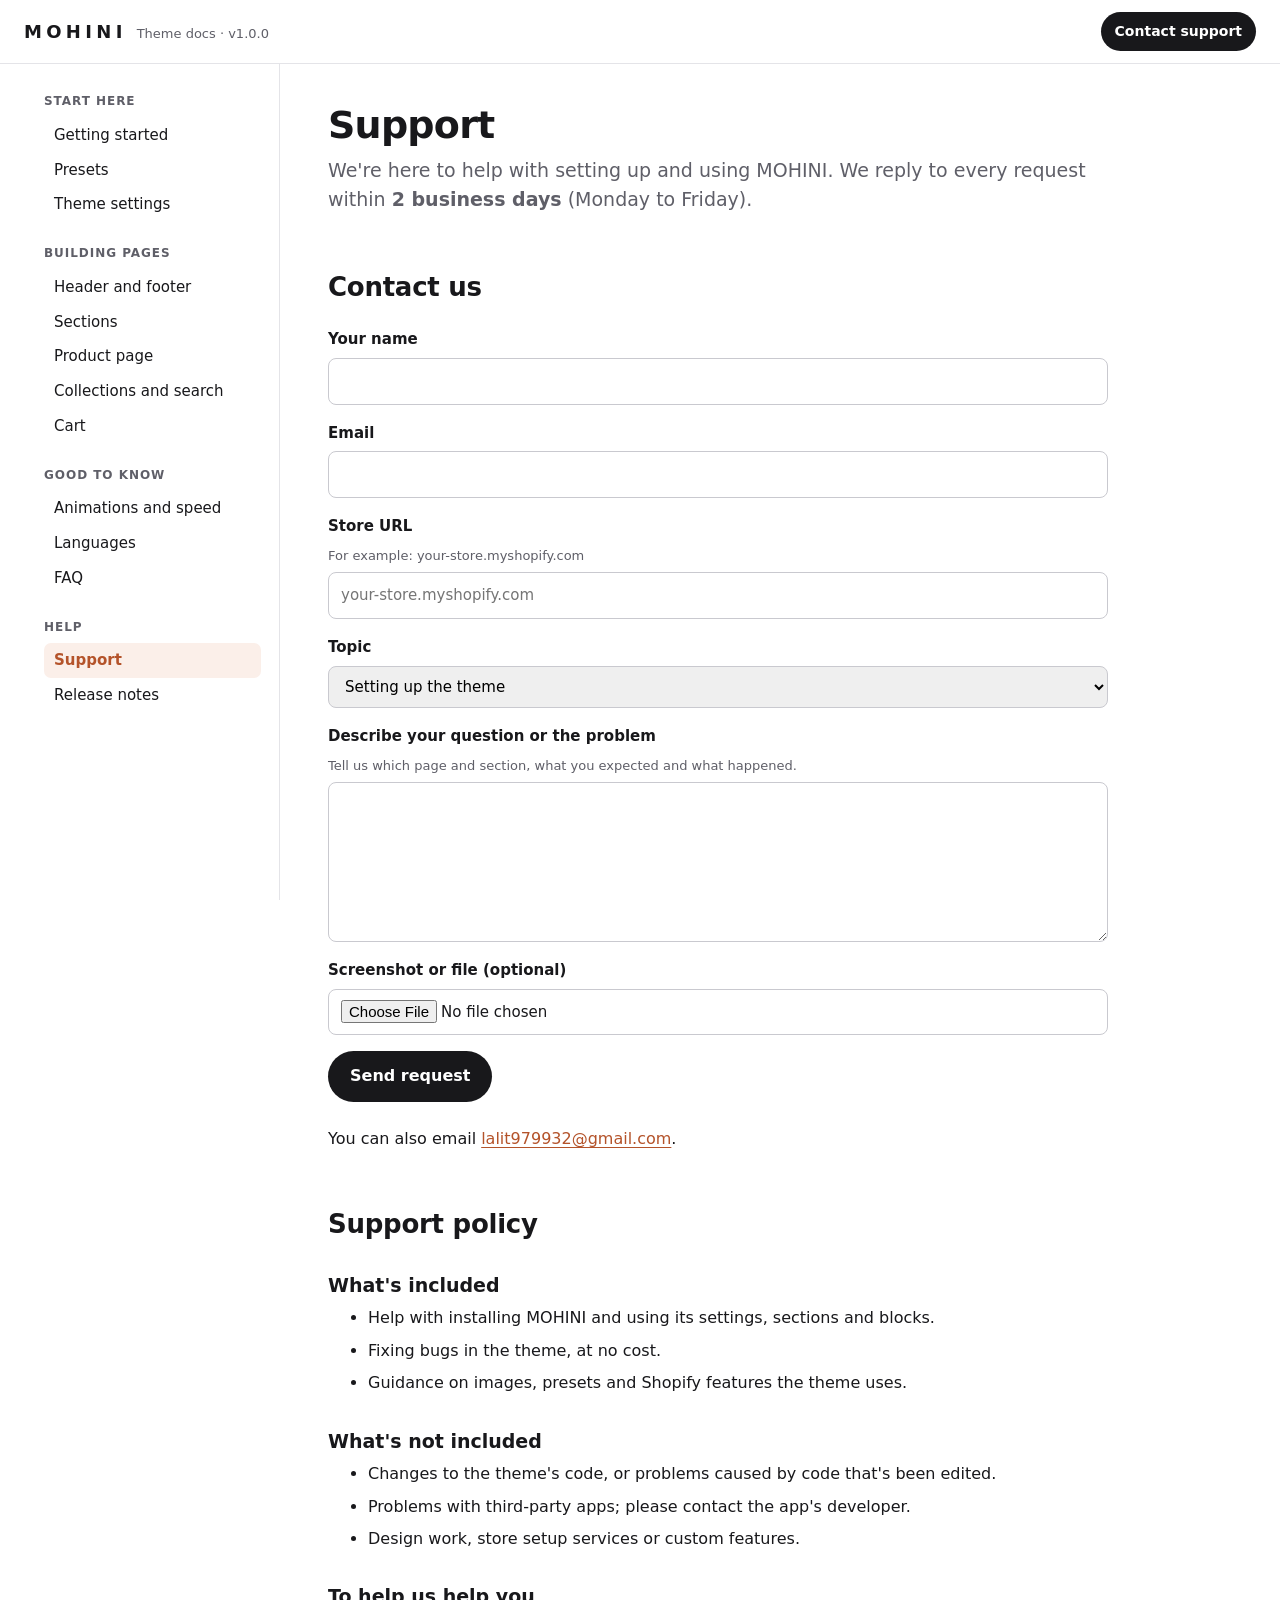
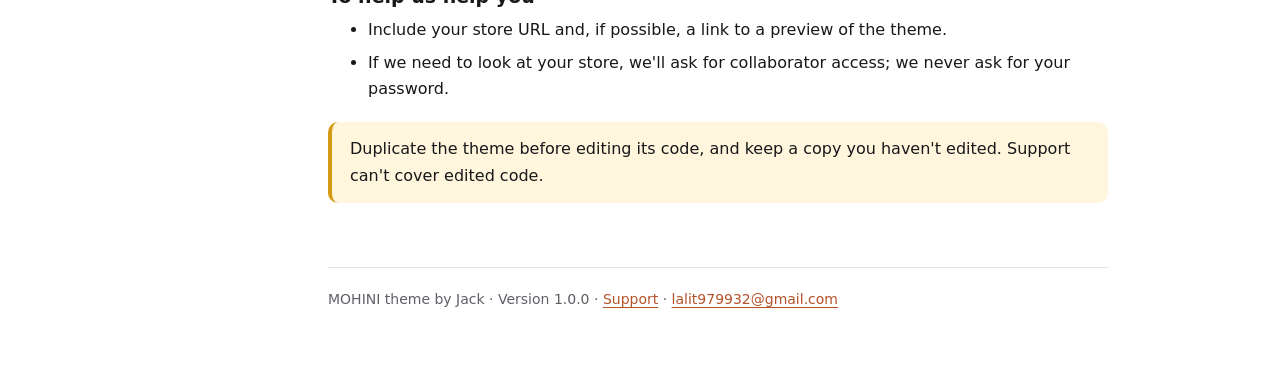
<file: support.html>
<!doctype html>
<html lang="en">
<head>
<meta charset="utf-8">
<meta name="viewport" content="width=device-width, initial-scale=1">
<title>Support · MOHINI theme docs</title>
<meta name="description" content="How to get help with MOHINI.">
<link rel="canonical" href="https://lalit7704.github.io/mohini-theme-docs/support.html">
<link rel="stylesheet" href="assets/style.css">
</head>
<body>
<header class="topbar">
  <a class="brand" href="index.html">MOHINI<span>Theme docs · v1.0.0</span></a>
  <span class="spacer"></span>
  <a class="cta" href="support.html">Contact support</a>
  <button class="menu-toggle" type="button" aria-expanded="false" aria-controls="sidebar">Menu</button>
</header>
<div class="layout">
  <nav class="sidebar" id="sidebar" aria-label="Documentation"><h4>Start here</h4><a href="index.html">Getting started</a><a href="presets.html">Presets</a><a href="theme-settings.html">Theme settings</a><h4>Building pages</h4><a href="header-footer.html">Header and footer</a><a href="sections.html">Sections</a><a href="product-page.html">Product page</a><a href="collections-search.html">Collections and search</a><a href="cart.html">Cart</a><h4>Good to know</h4><a href="animations.html">Animations and speed</a><a href="languages.html">Languages</a><a href="faq.html">FAQ</a><h4>Help</h4><a href="support.html" aria-current="page">Support</a><a href="changelog.html">Release notes</a></nav>
  <main><div class="content">

<h1>Support</h1>
<p class="lead">We're here to help with setting up and using MOHINI. We reply to every request within <strong>2 business days</strong> (Monday to Friday).</p>

<h2 id="contact">Contact us</h2>
<form class="support" action="https://formsubmit.co/lalit979932@gmail.com" method="POST" enctype="multipart/form-data">
  <input type="hidden" name="_subject" value="MOHINI theme support request">
  <input type="hidden" name="_template" value="table">
  <input type="hidden" name="_next" value="https://lalit7704.github.io/mohini-theme-docs/thanks.html">
  <input type="hidden" name="_autoresponse" value="Thanks for contacting MOHINI theme support. We've received your request and will reply within 2 business days (Monday to Friday). If you have more details or screenshots, reply to this email. — Jack, MOHINI theme">
  <input type="text" name="_honey" style="display:none" tabindex="-1" autocomplete="off">
  <label>Your name
    <input type="text" name="name" required autocomplete="name">
  </label>
  <label>Email
    <input type="email" name="email" required autocomplete="email">
  </label>
  <label>Store URL
    <span class="hint">For example: your-store.myshopify.com</span>
    <input type="text" name="store_url" required placeholder="your-store.myshopify.com">
  </label>
  <label>Topic
    <select name="topic" required>
      <option value="Setup question">Setting up the theme</option>
      <option value="Something isn't working">Something isn't working</option>
      <option value="Feature question">A question about a feature</option>
      <option value="Other">Something else</option>
    </select>
  </label>
  <label>Describe your question or the problem
    <span class="hint">Tell us which page and section, what you expected and what happened.</span>
    <textarea name="message" required></textarea>
  </label>
  <label>Screenshot or file (optional)
    <input type="file" name="attachment" accept="image/*,.pdf,.zip">
  </label>
  <button type="submit">Send request</button>
</form>
<p>You can also email <a href="mailto:lalit979932@gmail.com">lalit979932@gmail.com</a>.</p>

<h2 id="policy">Support policy</h2>
<h3>What's included</h3>
<ul>
  <li>Help with installing MOHINI and using its settings, sections and blocks.</li>
  <li>Fixing bugs in the theme, at no cost.</li>
  <li>Guidance on images, presets and Shopify features the theme uses.</li>
</ul>
<h3>What's not included</h3>
<ul>
  <li>Changes to the theme's code, or problems caused by code that's been edited.</li>
  <li>Problems with third-party apps; please contact the app's developer.</li>
  <li>Design work, store setup services or custom features.</li>
</ul>
<h3>To help us help you</h3>
<ul>
  <li>Include your store URL and, if possible, a link to a preview of the theme.</li>
  <li>If we need to look at your store, we'll ask for collaborator access; we never ask for your password.</li>
</ul>
<div class="warning"><p>Duplicate the theme before editing its code, and keep a copy you haven't edited. Support can't cover edited code.</p></div>

  <footer class="site">MOHINI theme by Jack · Version 1.0.0 · <a href="support.html">Support</a> · <a href="mailto:lalit979932@gmail.com">lalit979932@gmail.com</a></footer>
  </div></main>
</div>
<script>
  (function () {
    var button = document.querySelector('.menu-toggle');
    var sidebar = document.getElementById('sidebar');
    button.addEventListener('click', function () {
      var open = sidebar.classList.toggle('is-open');
      button.setAttribute('aria-expanded', String(open));
    });
  })();
</script>
</body>
</html>
</file>
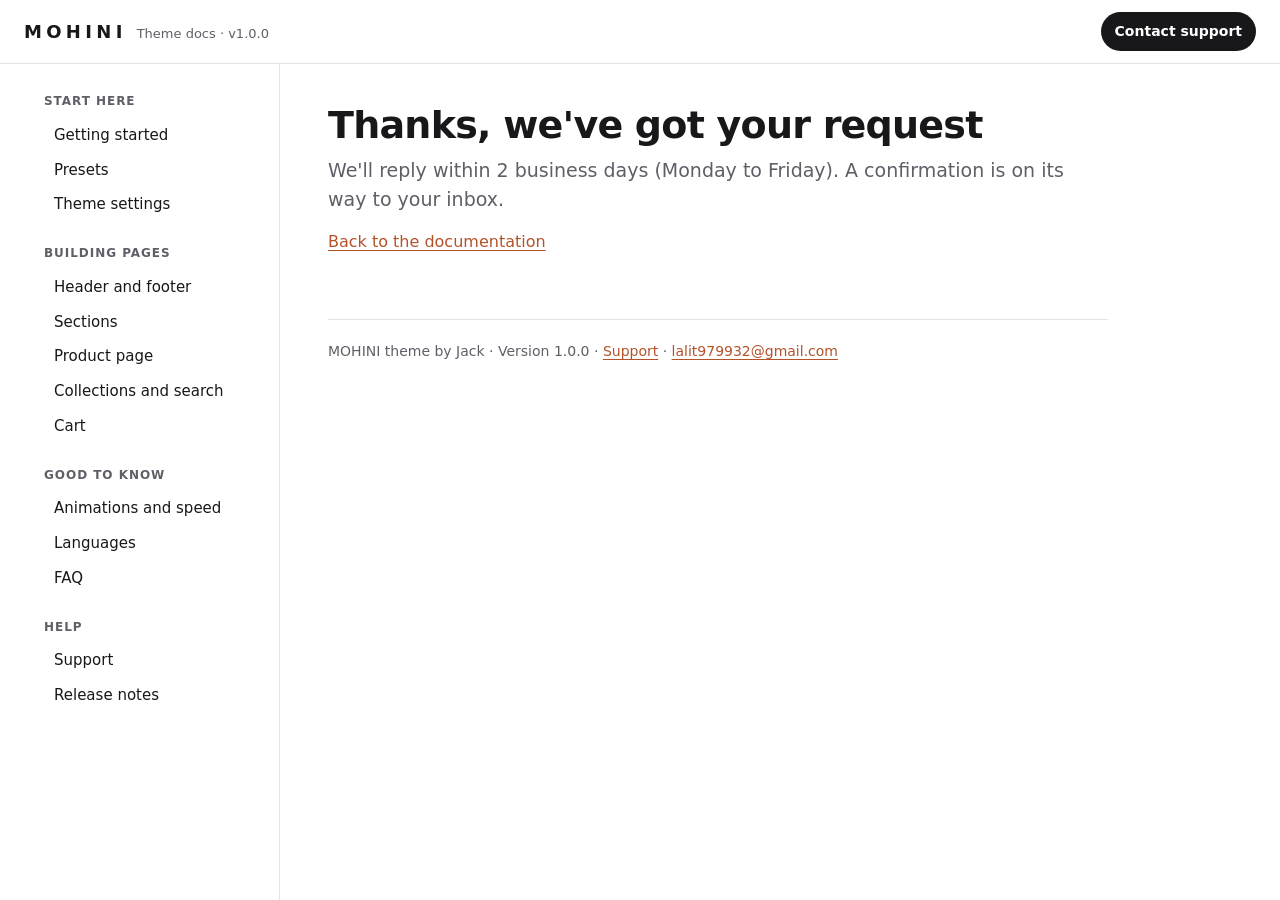
<file: thanks.html>
<!doctype html>
<html lang="en">
<head>
<meta charset="utf-8">
<meta name="viewport" content="width=device-width, initial-scale=1">
<title>Request received · MOHINI theme docs</title>
<meta name="description" content="Your support request was sent.">
<link rel="canonical" href="https://lalit7704.github.io/mohini-theme-docs/thanks.html">
<link rel="stylesheet" href="assets/style.css">
</head>
<body>
<header class="topbar">
  <a class="brand" href="index.html">MOHINI<span>Theme docs · v1.0.0</span></a>
  <span class="spacer"></span>
  <a class="cta" href="support.html">Contact support</a>
  <button class="menu-toggle" type="button" aria-expanded="false" aria-controls="sidebar">Menu</button>
</header>
<div class="layout">
  <nav class="sidebar" id="sidebar" aria-label="Documentation"><h4>Start here</h4><a href="index.html">Getting started</a><a href="presets.html">Presets</a><a href="theme-settings.html">Theme settings</a><h4>Building pages</h4><a href="header-footer.html">Header and footer</a><a href="sections.html">Sections</a><a href="product-page.html">Product page</a><a href="collections-search.html">Collections and search</a><a href="cart.html">Cart</a><h4>Good to know</h4><a href="animations.html">Animations and speed</a><a href="languages.html">Languages</a><a href="faq.html">FAQ</a><h4>Help</h4><a href="support.html">Support</a><a href="changelog.html">Release notes</a></nav>
  <main><div class="content">

<h1>Thanks, we've got your request</h1>
<p class="lead">We'll reply within 2 business days (Monday to Friday). A confirmation is on its way to your inbox.</p>
<p><a href="index.html">Back to the documentation</a></p>

  <footer class="site">MOHINI theme by Jack · Version 1.0.0 · <a href="support.html">Support</a> · <a href="mailto:lalit979932@gmail.com">lalit979932@gmail.com</a></footer>
  </div></main>
</div>
<script>
  (function () {
    var button = document.querySelector('.menu-toggle');
    var sidebar = document.getElementById('sidebar');
    button.addEventListener('click', function () {
      var open = sidebar.classList.toggle('is-open');
      button.setAttribute('aria-expanded', String(open));
    });
  })();
</script>
</body>
</html>
</file>
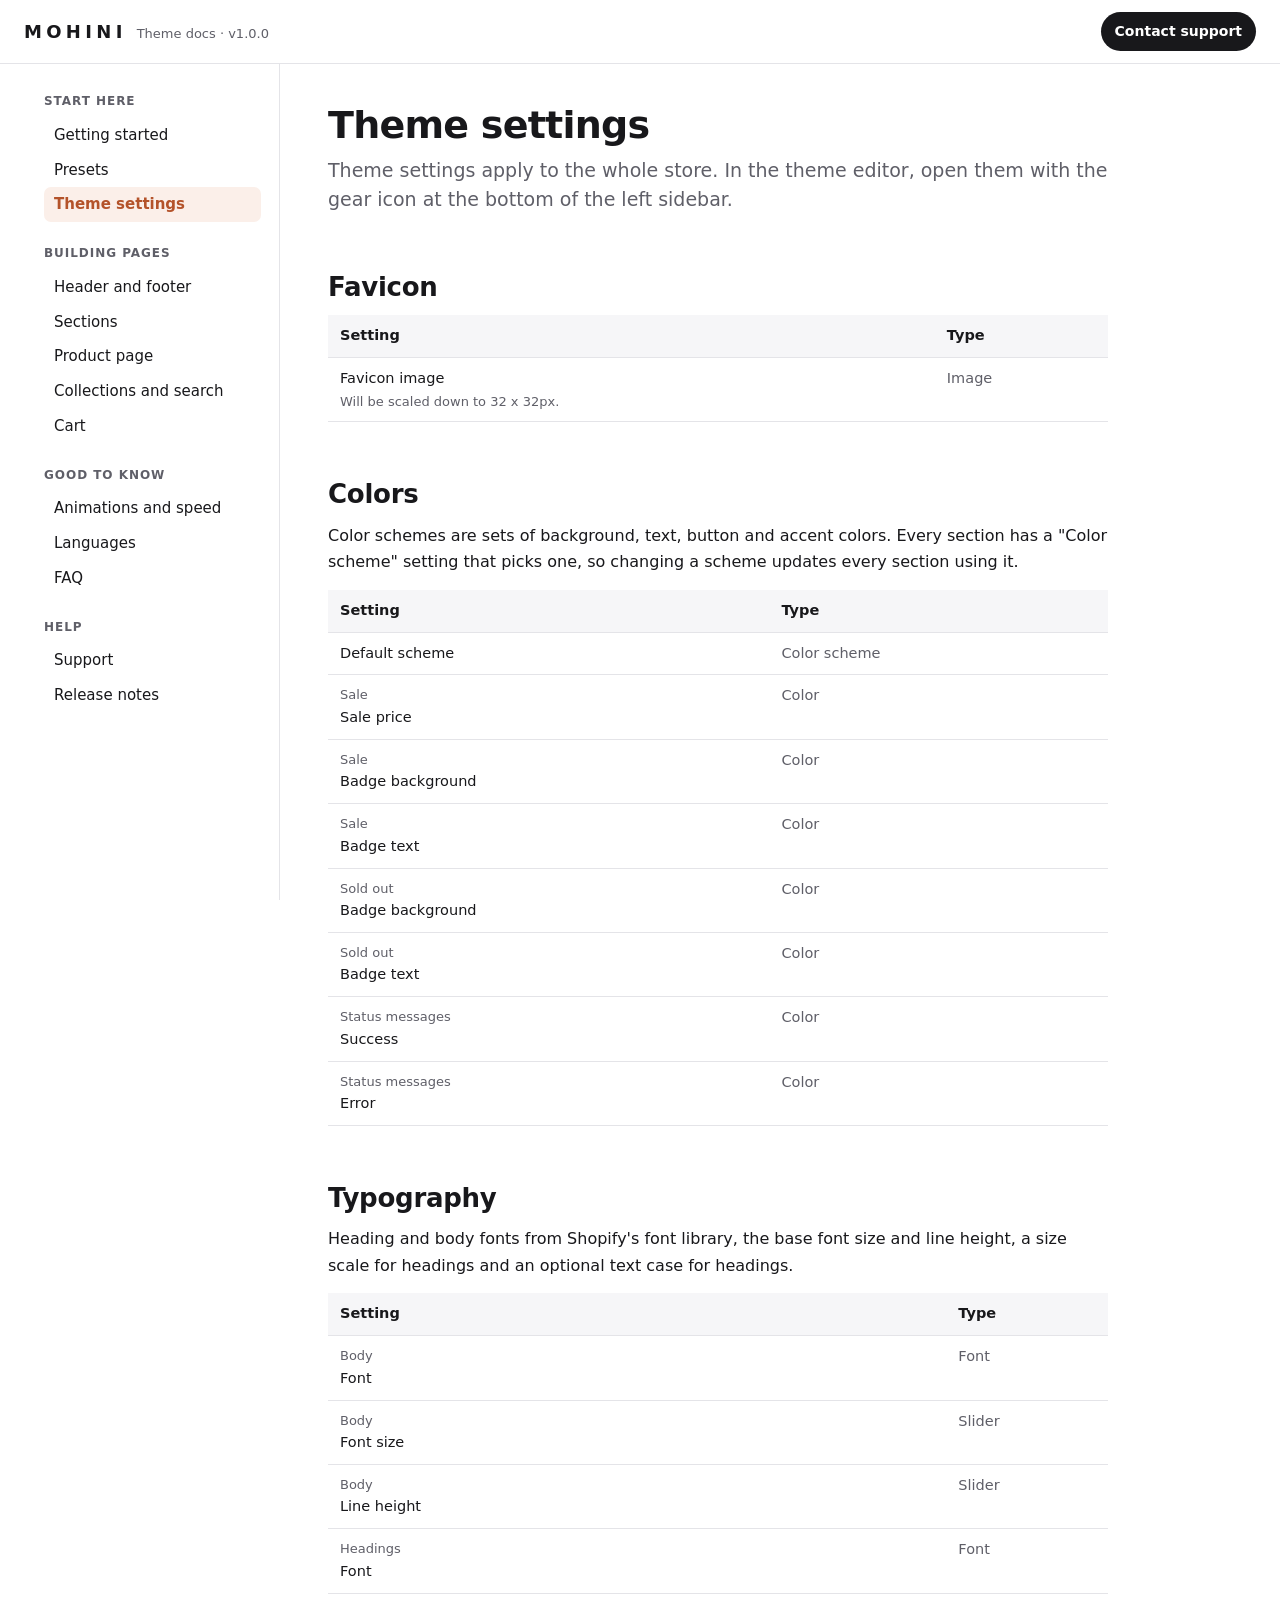
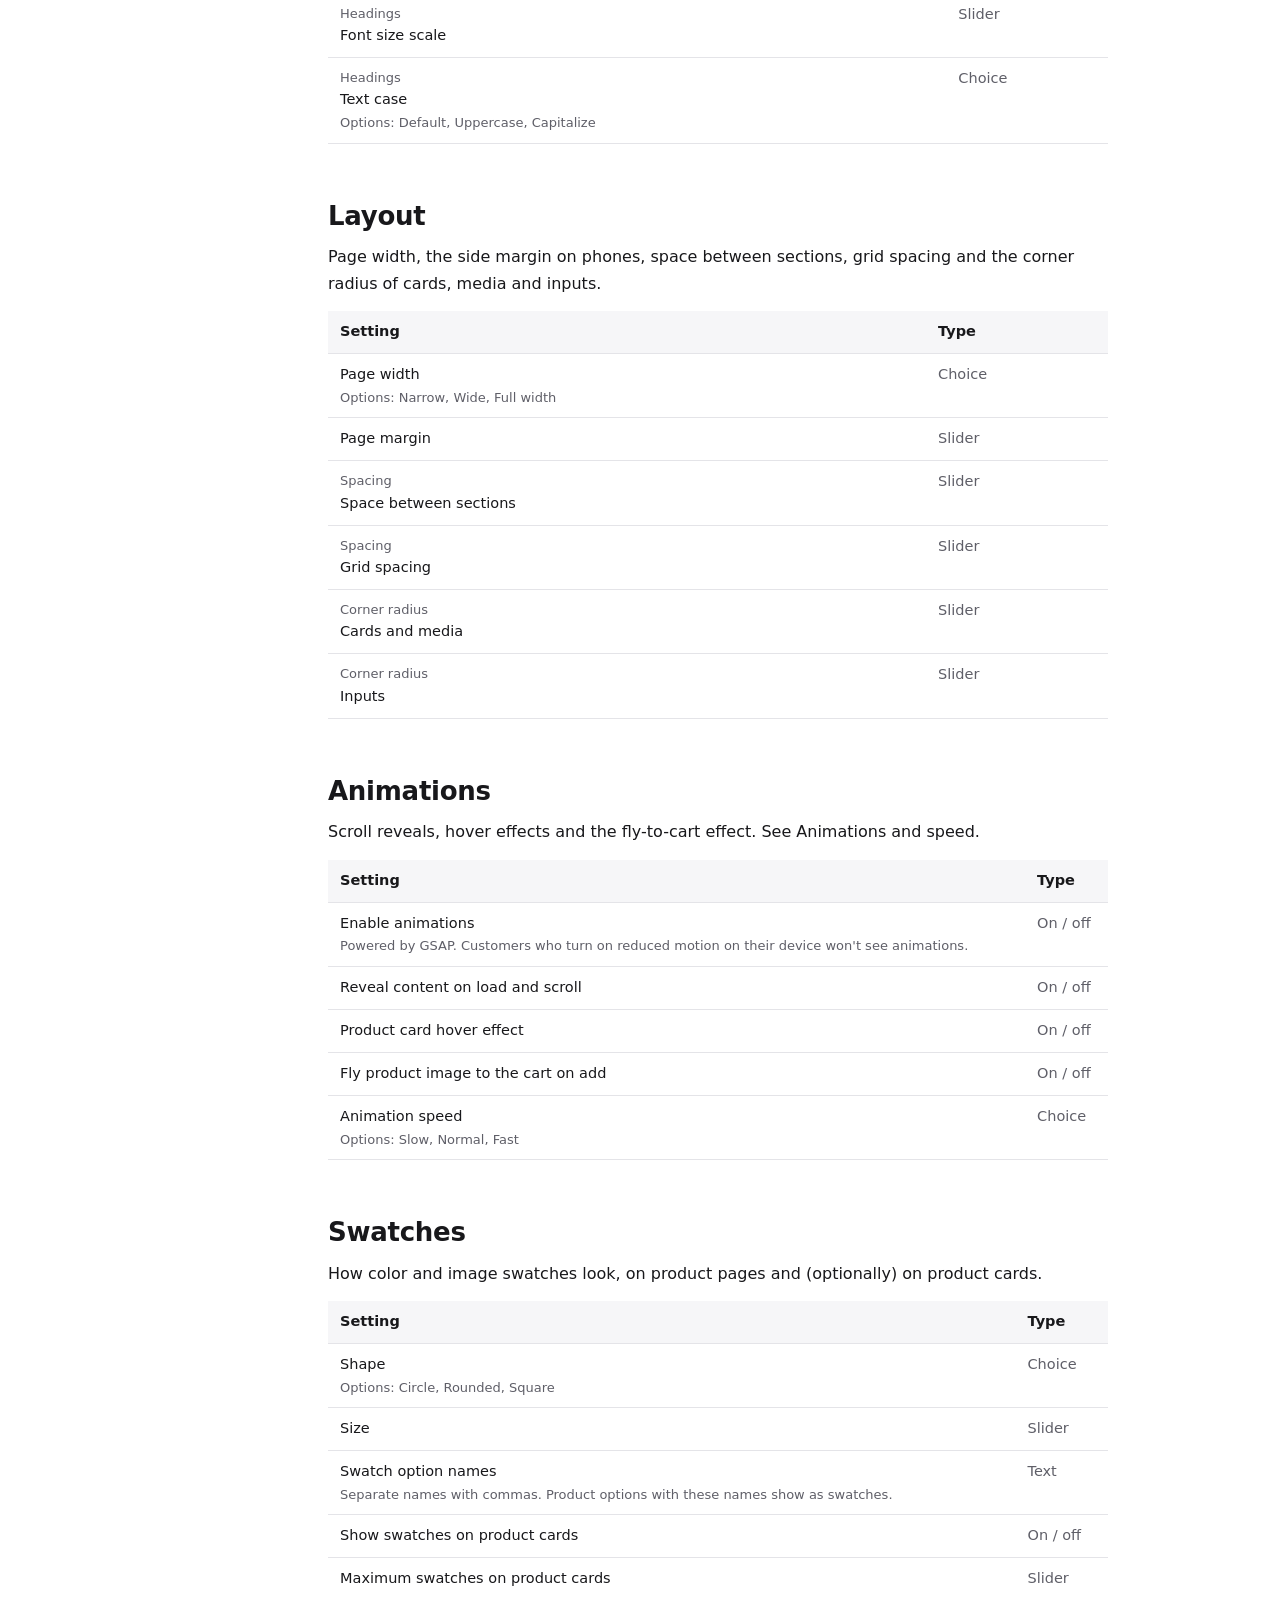
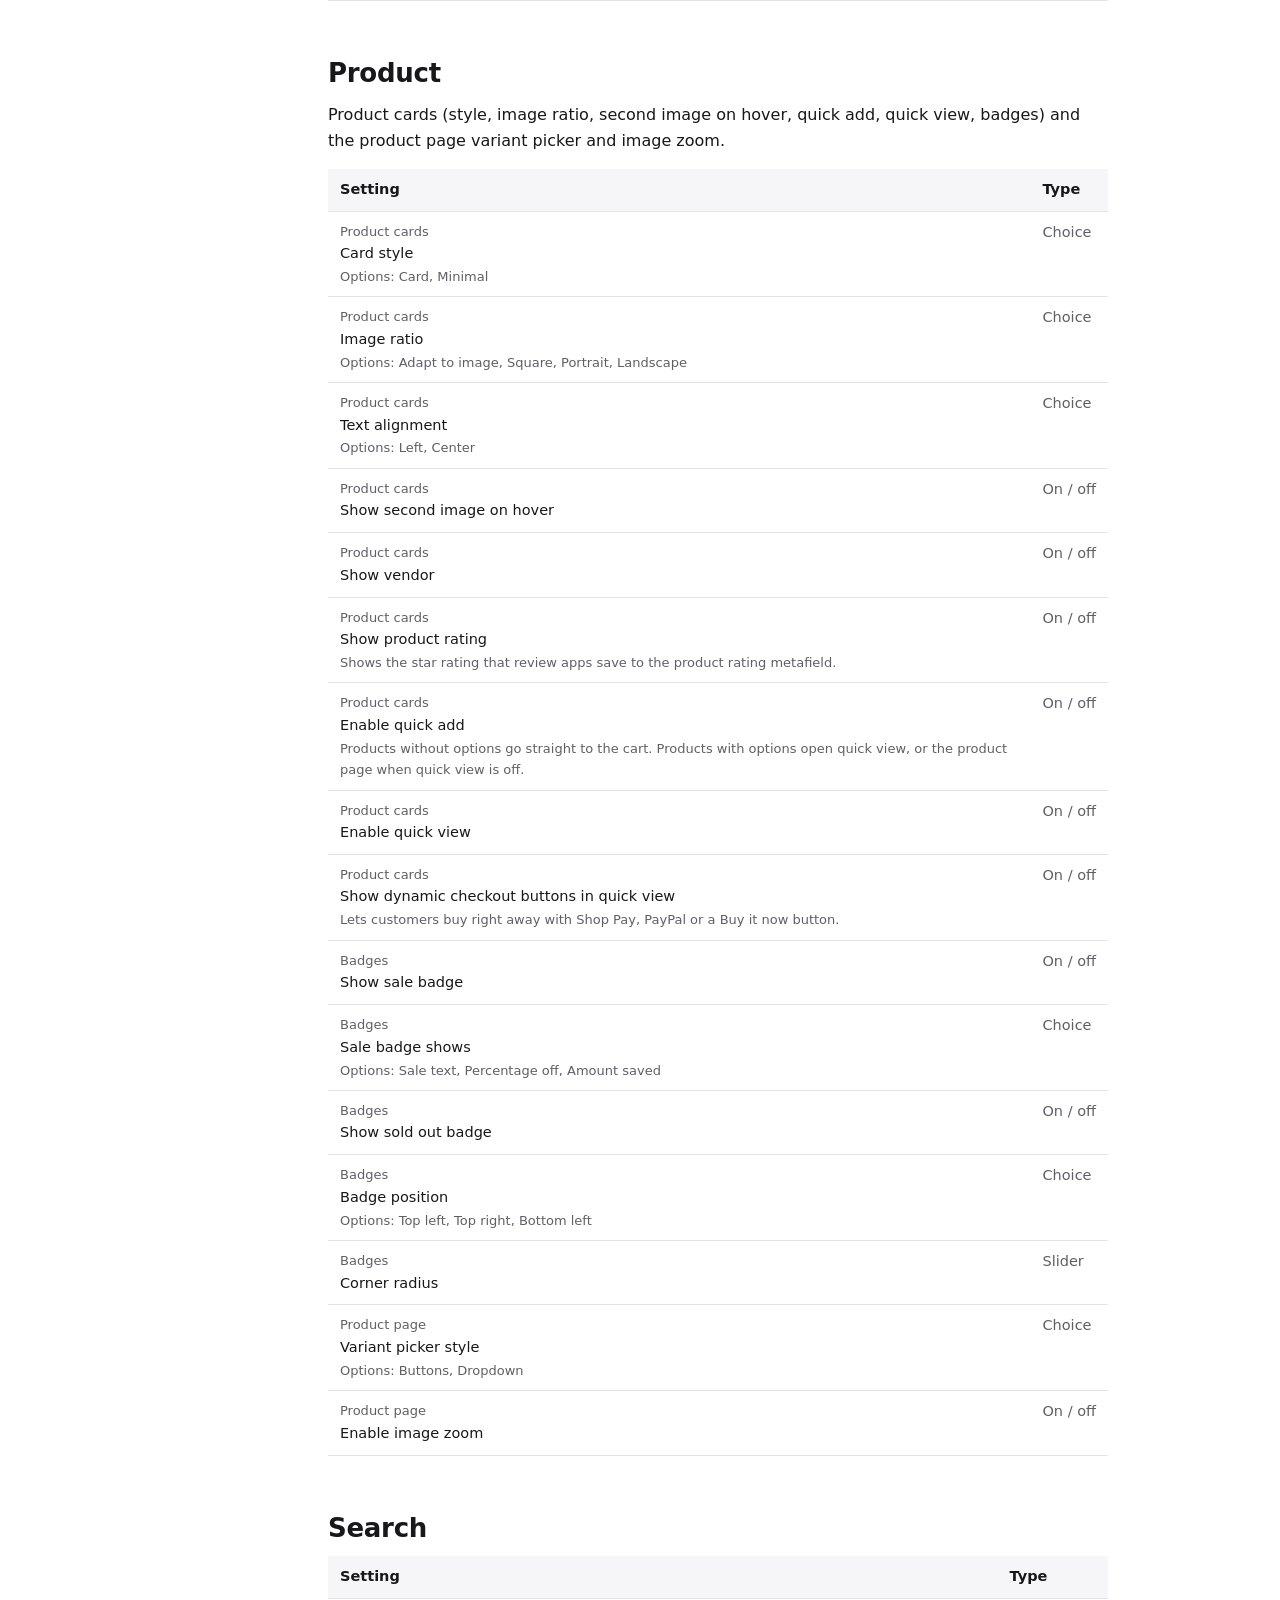
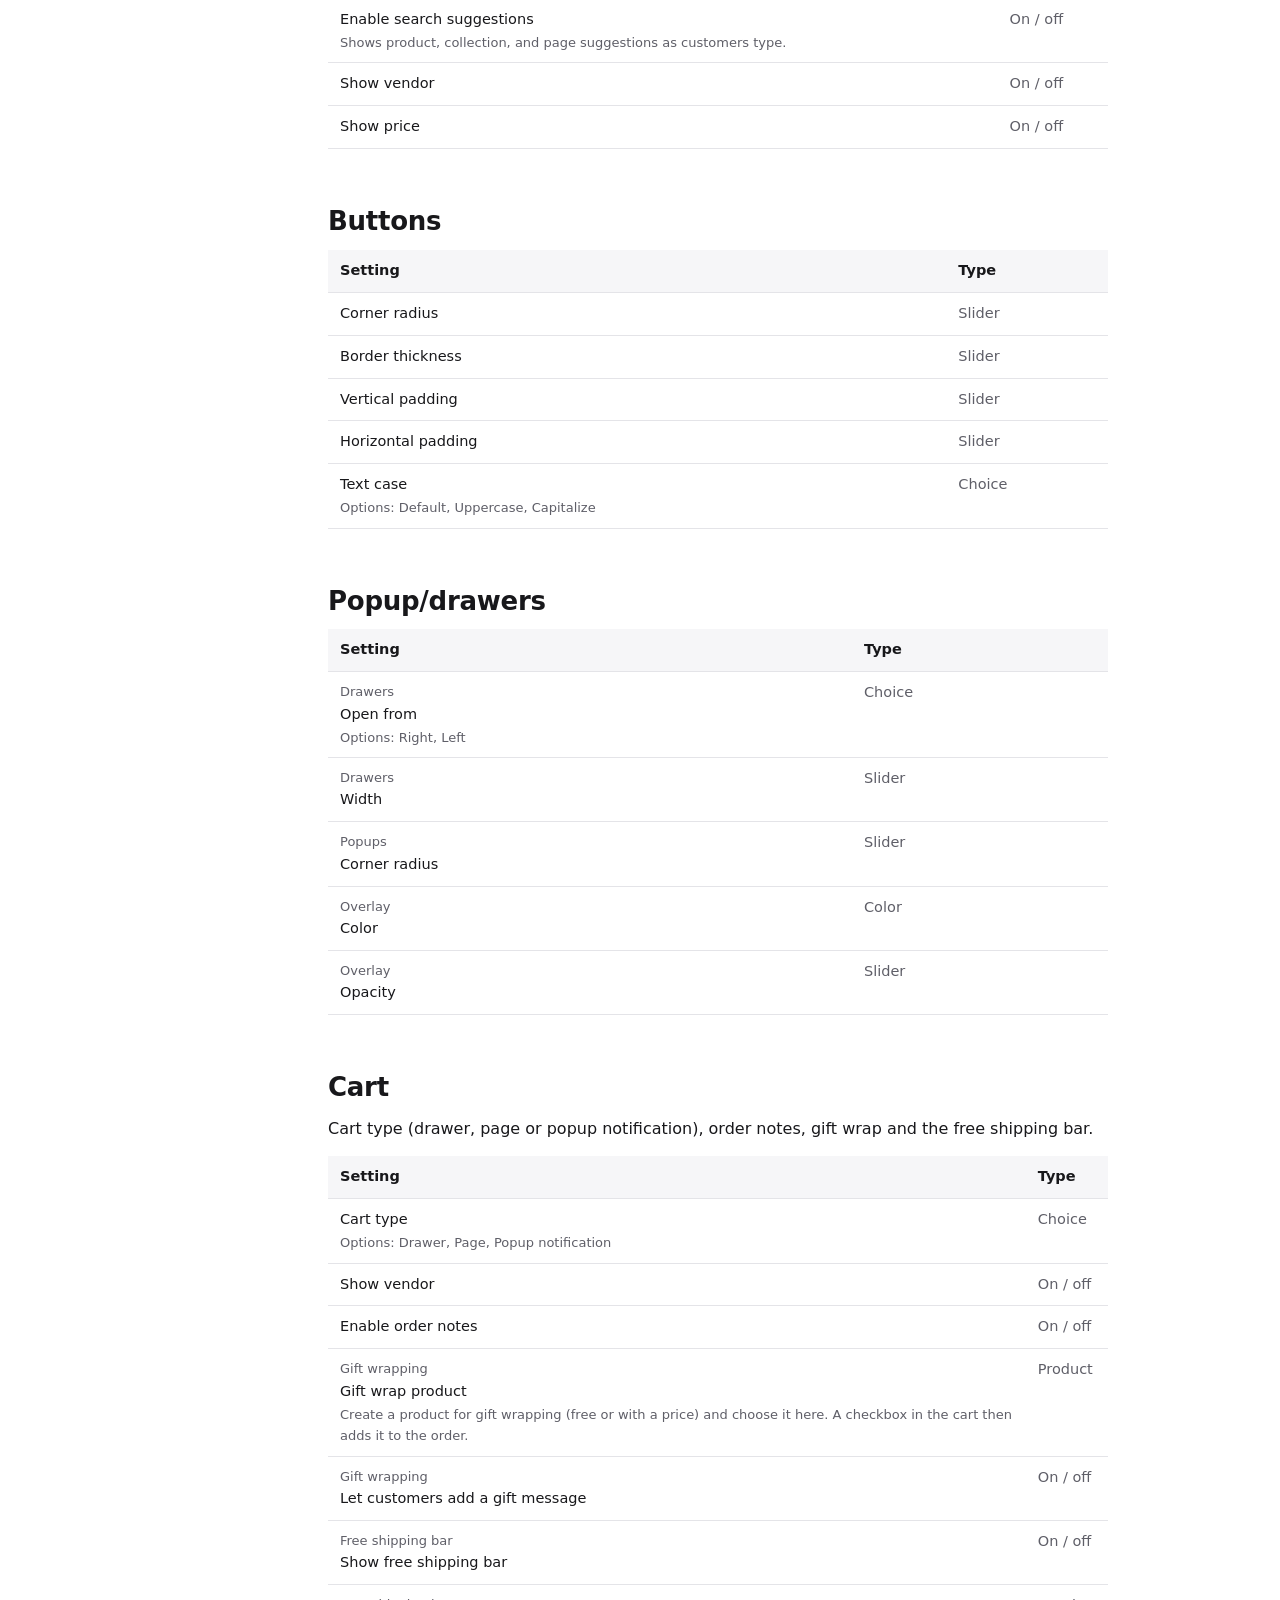
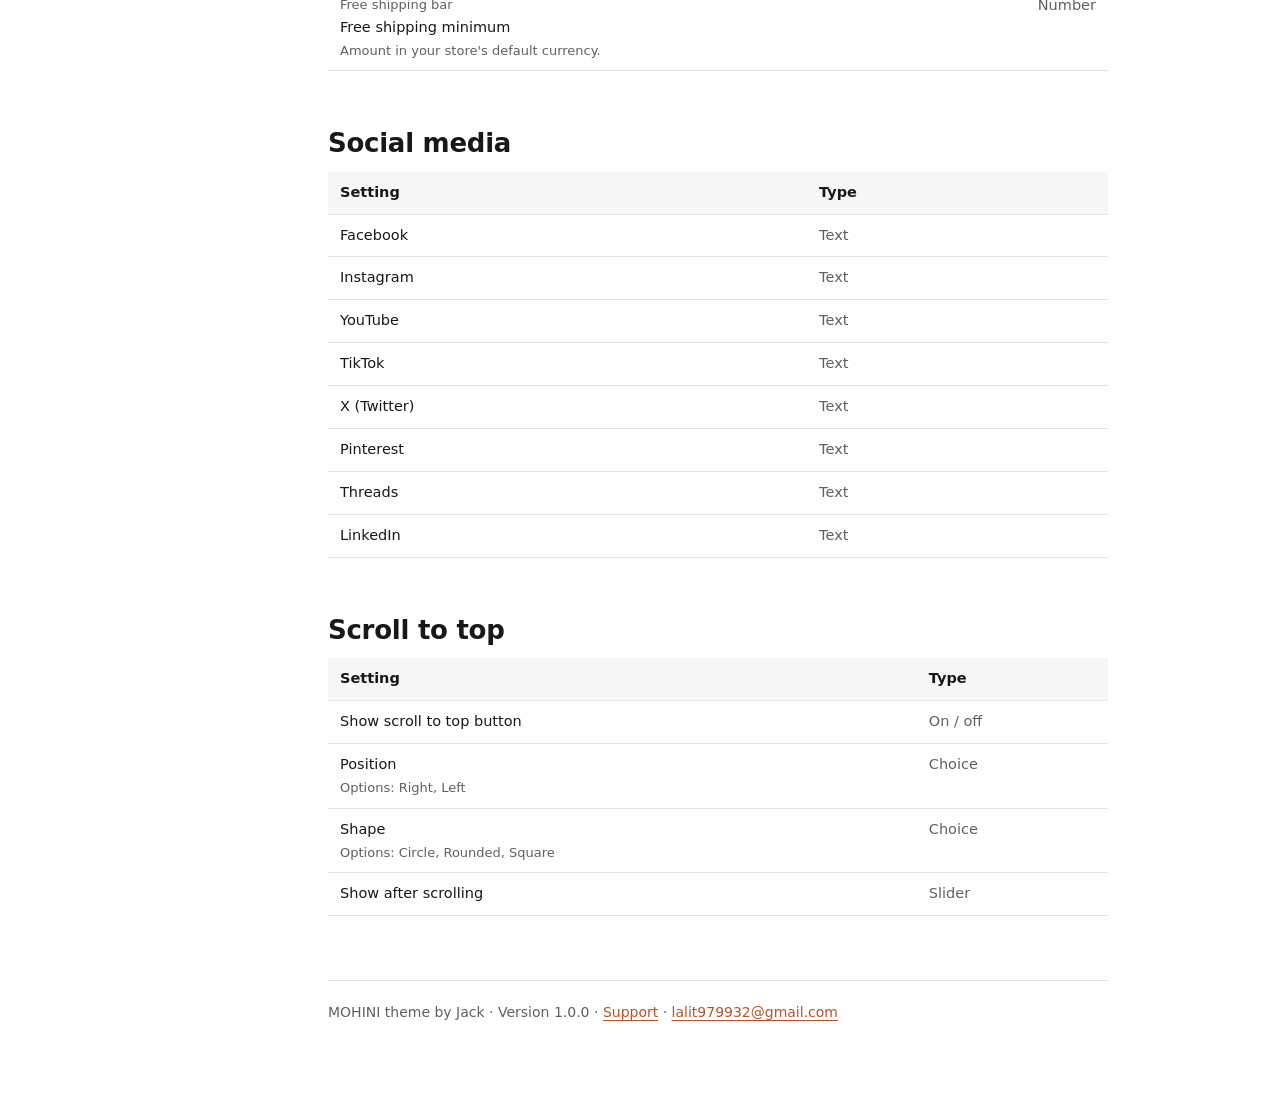
<file: theme-settings.html>
<!doctype html>
<html lang="en">
<head>
<meta charset="utf-8">
<meta name="viewport" content="width=device-width, initial-scale=1">
<title>Theme settings · MOHINI theme docs</title>
<meta name="description" content="Every theme setting in MOHINI.">
<link rel="canonical" href="https://lalit7704.github.io/mohini-theme-docs/theme-settings.html">
<link rel="stylesheet" href="assets/style.css">
</head>
<body>
<header class="topbar">
  <a class="brand" href="index.html">MOHINI<span>Theme docs · v1.0.0</span></a>
  <span class="spacer"></span>
  <a class="cta" href="support.html">Contact support</a>
  <button class="menu-toggle" type="button" aria-expanded="false" aria-controls="sidebar">Menu</button>
</header>
<div class="layout">
  <nav class="sidebar" id="sidebar" aria-label="Documentation"><h4>Start here</h4><a href="index.html">Getting started</a><a href="presets.html">Presets</a><a href="theme-settings.html" aria-current="page">Theme settings</a><h4>Building pages</h4><a href="header-footer.html">Header and footer</a><a href="sections.html">Sections</a><a href="product-page.html">Product page</a><a href="collections-search.html">Collections and search</a><a href="cart.html">Cart</a><h4>Good to know</h4><a href="animations.html">Animations and speed</a><a href="languages.html">Languages</a><a href="faq.html">FAQ</a><h4>Help</h4><a href="support.html">Support</a><a href="changelog.html">Release notes</a></nav>
  <main><div class="content">

<h1>Theme settings</h1>
<p class="lead">Theme settings apply to the whole store. In the theme editor, open them with the gear icon at the bottom of the left sidebar.</p>
<h2 id="favicon">Favicon</h2><table><thead><tr><th>Setting</th><th>Type</th></tr></thead><tbody><tr><td>Favicon image<span class="setting-help">Will be scaled down to 32 x 32px.</span></td><td class="setting-type">Image</td></tr></tbody></table>
<h2 id="colors">Colors</h2><p>Color schemes are sets of background, text, button and accent colors. Every section has a &quot;Color scheme&quot; setting that picks one, so changing a scheme updates every section using it.</p><table><thead><tr><th>Setting</th><th>Type</th></tr></thead><tbody><tr><td>Default scheme</td><td class="setting-type">Color scheme</td></tr><tr><td><span class="setting-help">Sale</span>Sale price</td><td class="setting-type">Color</td></tr><tr><td><span class="setting-help">Sale</span>Badge background</td><td class="setting-type">Color</td></tr><tr><td><span class="setting-help">Sale</span>Badge text</td><td class="setting-type">Color</td></tr><tr><td><span class="setting-help">Sold out</span>Badge background</td><td class="setting-type">Color</td></tr><tr><td><span class="setting-help">Sold out</span>Badge text</td><td class="setting-type">Color</td></tr><tr><td><span class="setting-help">Status messages</span>Success</td><td class="setting-type">Color</td></tr><tr><td><span class="setting-help">Status messages</span>Error</td><td class="setting-type">Color</td></tr></tbody></table>
<h2 id="typography">Typography</h2><p>Heading and body fonts from Shopify's font library, the base font size and line height, a size scale for headings and an optional text case for headings.</p><table><thead><tr><th>Setting</th><th>Type</th></tr></thead><tbody><tr><td><span class="setting-help">Body</span>Font</td><td class="setting-type">Font</td></tr><tr><td><span class="setting-help">Body</span>Font size</td><td class="setting-type">Slider</td></tr><tr><td><span class="setting-help">Body</span>Line height</td><td class="setting-type">Slider</td></tr><tr><td><span class="setting-help">Headings</span>Font</td><td class="setting-type">Font</td></tr><tr><td><span class="setting-help">Headings</span>Font size scale</td><td class="setting-type">Slider</td></tr><tr><td><span class="setting-help">Headings</span>Text case<span class="setting-help">Options: Default, Uppercase, Capitalize</span></td><td class="setting-type">Choice</td></tr></tbody></table>
<h2 id="layout">Layout</h2><p>Page width, the side margin on phones, space between sections, grid spacing and the corner radius of cards, media and inputs.</p><table><thead><tr><th>Setting</th><th>Type</th></tr></thead><tbody><tr><td>Page width<span class="setting-help">Options: Narrow, Wide, Full width</span></td><td class="setting-type">Choice</td></tr><tr><td>Page margin</td><td class="setting-type">Slider</td></tr><tr><td><span class="setting-help">Spacing</span>Space between sections</td><td class="setting-type">Slider</td></tr><tr><td><span class="setting-help">Spacing</span>Grid spacing</td><td class="setting-type">Slider</td></tr><tr><td><span class="setting-help">Corner radius</span>Cards and media</td><td class="setting-type">Slider</td></tr><tr><td><span class="setting-help">Corner radius</span>Inputs</td><td class="setting-type">Slider</td></tr></tbody></table>
<h2 id="animations">Animations</h2><p>Scroll reveals, hover effects and the fly-to-cart effect. See Animations and speed.</p><table><thead><tr><th>Setting</th><th>Type</th></tr></thead><tbody><tr><td>Enable animations<span class="setting-help">Powered by GSAP. Customers who turn on reduced motion on their device won't see animations.</span></td><td class="setting-type">On / off</td></tr><tr><td>Reveal content on load and scroll</td><td class="setting-type">On / off</td></tr><tr><td>Product card hover effect</td><td class="setting-type">On / off</td></tr><tr><td>Fly product image to the cart on add</td><td class="setting-type">On / off</td></tr><tr><td>Animation speed<span class="setting-help">Options: Slow, Normal, Fast</span></td><td class="setting-type">Choice</td></tr></tbody></table>
<h2 id="swatches">Swatches</h2><p>How color and image swatches look, on product pages and (optionally) on product cards.</p><table><thead><tr><th>Setting</th><th>Type</th></tr></thead><tbody><tr><td>Shape<span class="setting-help">Options: Circle, Rounded, Square</span></td><td class="setting-type">Choice</td></tr><tr><td>Size</td><td class="setting-type">Slider</td></tr><tr><td>Swatch option names<span class="setting-help">Separate names with commas. Product options with these names show as swatches.</span></td><td class="setting-type">Text</td></tr><tr><td>Show swatches on product cards</td><td class="setting-type">On / off</td></tr><tr><td>Maximum swatches on product cards</td><td class="setting-type">Slider</td></tr></tbody></table>
<h2 id="product">Product</h2><p>Product cards (style, image ratio, second image on hover, quick add, quick view, badges) and the product page variant picker and image zoom.</p><table><thead><tr><th>Setting</th><th>Type</th></tr></thead><tbody><tr><td><span class="setting-help">Product cards</span>Card style<span class="setting-help">Options: Card, Minimal</span></td><td class="setting-type">Choice</td></tr><tr><td><span class="setting-help">Product cards</span>Image ratio<span class="setting-help">Options: Adapt to image, Square, Portrait, Landscape</span></td><td class="setting-type">Choice</td></tr><tr><td><span class="setting-help">Product cards</span>Text alignment<span class="setting-help">Options: Left, Center</span></td><td class="setting-type">Choice</td></tr><tr><td><span class="setting-help">Product cards</span>Show second image on hover</td><td class="setting-type">On / off</td></tr><tr><td><span class="setting-help">Product cards</span>Show vendor</td><td class="setting-type">On / off</td></tr><tr><td><span class="setting-help">Product cards</span>Show product rating<span class="setting-help">Shows the star rating that review apps save to the product rating metafield.</span></td><td class="setting-type">On / off</td></tr><tr><td><span class="setting-help">Product cards</span>Enable quick add<span class="setting-help">Products without options go straight to the cart. Products with options open quick view, or the product page when quick view is off.</span></td><td class="setting-type">On / off</td></tr><tr><td><span class="setting-help">Product cards</span>Enable quick view</td><td class="setting-type">On / off</td></tr><tr><td><span class="setting-help">Product cards</span>Show dynamic checkout buttons in quick view<span class="setting-help">Lets customers buy right away with Shop Pay, PayPal or a Buy it now button.</span></td><td class="setting-type">On / off</td></tr><tr><td><span class="setting-help">Badges</span>Show sale badge</td><td class="setting-type">On / off</td></tr><tr><td><span class="setting-help">Badges</span>Sale badge shows<span class="setting-help">Options: Sale text, Percentage off, Amount saved</span></td><td class="setting-type">Choice</td></tr><tr><td><span class="setting-help">Badges</span>Show sold out badge</td><td class="setting-type">On / off</td></tr><tr><td><span class="setting-help">Badges</span>Badge position<span class="setting-help">Options: Top left, Top right, Bottom left</span></td><td class="setting-type">Choice</td></tr><tr><td><span class="setting-help">Badges</span>Corner radius</td><td class="setting-type">Slider</td></tr><tr><td><span class="setting-help">Product page</span>Variant picker style<span class="setting-help">Options: Buttons, Dropdown</span></td><td class="setting-type">Choice</td></tr><tr><td><span class="setting-help">Product page</span>Enable image zoom</td><td class="setting-type">On / off</td></tr></tbody></table>
<h2 id="search">Search</h2><table><thead><tr><th>Setting</th><th>Type</th></tr></thead><tbody><tr><td>Enable search suggestions<span class="setting-help">Shows product, collection, and page suggestions as customers type.</span></td><td class="setting-type">On / off</td></tr><tr><td>Show vendor</td><td class="setting-type">On / off</td></tr><tr><td>Show price</td><td class="setting-type">On / off</td></tr></tbody></table>
<h2 id="buttons">Buttons</h2><table><thead><tr><th>Setting</th><th>Type</th></tr></thead><tbody><tr><td>Corner radius</td><td class="setting-type">Slider</td></tr><tr><td>Border thickness</td><td class="setting-type">Slider</td></tr><tr><td>Vertical padding</td><td class="setting-type">Slider</td></tr><tr><td>Horizontal padding</td><td class="setting-type">Slider</td></tr><tr><td>Text case<span class="setting-help">Options: Default, Uppercase, Capitalize</span></td><td class="setting-type">Choice</td></tr></tbody></table>
<h2 id="popup-drawers">Popup/drawers</h2><table><thead><tr><th>Setting</th><th>Type</th></tr></thead><tbody><tr><td><span class="setting-help">Drawers</span>Open from<span class="setting-help">Options: Right, Left</span></td><td class="setting-type">Choice</td></tr><tr><td><span class="setting-help">Drawers</span>Width</td><td class="setting-type">Slider</td></tr><tr><td><span class="setting-help">Popups</span>Corner radius</td><td class="setting-type">Slider</td></tr><tr><td><span class="setting-help">Overlay</span>Color</td><td class="setting-type">Color</td></tr><tr><td><span class="setting-help">Overlay</span>Opacity</td><td class="setting-type">Slider</td></tr></tbody></table>
<h2 id="cart">Cart</h2><p>Cart type (drawer, page or popup notification), order notes, gift wrap and the free shipping bar.</p><table><thead><tr><th>Setting</th><th>Type</th></tr></thead><tbody><tr><td>Cart type<span class="setting-help">Options: Drawer, Page, Popup notification</span></td><td class="setting-type">Choice</td></tr><tr><td>Show vendor</td><td class="setting-type">On / off</td></tr><tr><td>Enable order notes</td><td class="setting-type">On / off</td></tr><tr><td><span class="setting-help">Gift wrapping</span>Gift wrap product<span class="setting-help">Create a product for gift wrapping (free or with a price) and choose it here. A checkbox in the cart then adds it to the order.</span></td><td class="setting-type">Product</td></tr><tr><td><span class="setting-help">Gift wrapping</span>Let customers add a gift message</td><td class="setting-type">On / off</td></tr><tr><td><span class="setting-help">Free shipping bar</span>Show free shipping bar</td><td class="setting-type">On / off</td></tr><tr><td><span class="setting-help">Free shipping bar</span>Free shipping minimum<span class="setting-help">Amount in your store's default currency.</span></td><td class="setting-type">Number</td></tr></tbody></table>
<h2 id="social-media">Social media</h2><table><thead><tr><th>Setting</th><th>Type</th></tr></thead><tbody><tr><td>Facebook</td><td class="setting-type">Text</td></tr><tr><td>Instagram</td><td class="setting-type">Text</td></tr><tr><td>YouTube</td><td class="setting-type">Text</td></tr><tr><td>TikTok</td><td class="setting-type">Text</td></tr><tr><td>X (Twitter)</td><td class="setting-type">Text</td></tr><tr><td>Pinterest</td><td class="setting-type">Text</td></tr><tr><td>Threads</td><td class="setting-type">Text</td></tr><tr><td>LinkedIn</td><td class="setting-type">Text</td></tr></tbody></table>
<h2 id="scroll-to-top">Scroll to top</h2><table><thead><tr><th>Setting</th><th>Type</th></tr></thead><tbody><tr><td>Show scroll to top button</td><td class="setting-type">On / off</td></tr><tr><td>Position<span class="setting-help">Options: Right, Left</span></td><td class="setting-type">Choice</td></tr><tr><td>Shape<span class="setting-help">Options: Circle, Rounded, Square</span></td><td class="setting-type">Choice</td></tr><tr><td>Show after scrolling</td><td class="setting-type">Slider</td></tr></tbody></table>

  <footer class="site">MOHINI theme by Jack · Version 1.0.0 · <a href="support.html">Support</a> · <a href="mailto:lalit979932@gmail.com">lalit979932@gmail.com</a></footer>
  </div></main>
</div>
<script>
  (function () {
    var button = document.querySelector('.menu-toggle');
    var sidebar = document.getElementById('sidebar');
    button.addEventListener('click', function () {
      var open = sidebar.classList.toggle('is-open');
      button.setAttribute('aria-expanded', String(open));
    });
  })();
</script>
</body>
</html>
</file>
<file: assets/style.css>
/* MOHINI theme documentation */
:root {
  --ink: #18181b;
  --muted: #5f5f68;
  --line: #e4e4e8;
  --soft: #f6f6f8;
  --accent: #b4532a;
  --accent-soft: #fbefe9;
  --warn: #8a5a00;
  --warn-soft: #fff6dd;
  --radius: 10px;
  --side: 260px;
  color-scheme: light;
}

* { box-sizing: border-box; }

html { scroll-padding-top: 80px; }

body {
  margin: 0;
  background: #fff;
  color: var(--ink);
  font: 16px/1.65 "Segoe UI", system-ui, -apple-system, "Helvetica Neue", Arial, sans-serif;
}

a { color: var(--accent); text-underline-offset: 0.18em; }
a:hover { text-decoration-thickness: 2px; }

code, kbd {
  padding: 0.1em 0.35em;
  border-radius: 4px;
  background: var(--soft);
  font: 0.88em/1.4 Consolas, "SFMono-Regular", Menlo, monospace;
}

/* Top bar */
.topbar {
  position: sticky;
  top: 0;
  z-index: 10;
  display: flex;
  align-items: center;
  gap: 16px;
  height: 64px;
  padding: 0 24px;
  border-bottom: 1px solid var(--line);
  background: rgb(255 255 255 / 0.94);
  backdrop-filter: blur(8px);
}

.brand {
  color: var(--ink);
  font-size: 18px;
  font-weight: 800;
  letter-spacing: 0.24em;
  text-decoration: none;
}

.brand span {
  margin-inline-start: 10px;
  color: var(--muted);
  font-size: 13px;
  font-weight: 500;
  letter-spacing: 0;
}

.topbar .spacer { flex: 1; }

.topbar .cta {
  padding: 8px 14px;
  border-radius: 999px;
  background: var(--ink);
  color: #fff;
  font-size: 14px;
  font-weight: 600;
  text-decoration: none;
}

.menu-toggle {
  display: none;
  padding: 6px 10px;
  border: 1px solid var(--line);
  border-radius: 8px;
  background: #fff;
  font: inherit;
  font-size: 14px;
  cursor: pointer;
}

/* Layout */
.layout {
  display: grid;
  grid-template-columns: var(--side) minmax(0, 1fr);
  max-width: 1240px;
  margin: 0 auto;
}

.sidebar {
  position: sticky;
  top: 64px;
  align-self: start;
  height: calc(100vh - 64px);
  overflow-y: auto;
  padding: 28px 18px 40px 24px;
  border-inline-end: 1px solid var(--line);
}

.sidebar h4 {
  margin: 22px 0 6px;
  color: var(--muted);
  font-size: 12px;
  font-weight: 700;
  letter-spacing: 0.08em;
  text-transform: uppercase;
}

.sidebar h4:first-child { margin-top: 0; }

.sidebar a {
  display: block;
  padding: 5px 10px;
  border-radius: 7px;
  color: var(--ink);
  font-size: 15px;
  text-decoration: none;
}

.sidebar a:hover { background: var(--soft); }
.sidebar a[aria-current='page'] { background: var(--accent-soft); color: var(--accent); font-weight: 600; }

main {
  min-width: 0;
  padding: 40px 48px 80px;
}

.content { max-width: 780px; }

h1 { margin: 0 0 8px; font-size: 38px; line-height: 1.15; letter-spacing: -0.02em; }
h2 { margin: 48px 0 12px; padding-top: 8px; font-size: 26px; line-height: 1.25; letter-spacing: -0.01em; }
h3 { margin: 32px 0 8px; font-size: 19px; line-height: 1.3; }
h4 { margin: 22px 0 6px; font-size: 16px; }
p, ul, ol { margin: 0 0 14px; }
li { margin-bottom: 6px; }

.lead { color: var(--muted); font-size: 19px; line-height: 1.55; }

.note, .warning {
  margin: 20px 0;
  padding: 14px 18px;
  border-radius: var(--radius);
  border-inline-start: 4px solid var(--accent);
  background: var(--accent-soft);
}

.warning { border-color: #d49a14; background: var(--warn-soft); }
.note > :last-child, .warning > :last-child { margin-bottom: 0; }

.cards {
  display: grid;
  grid-template-columns: repeat(auto-fill, minmax(220px, 1fr));
  gap: 14px;
  margin: 20px 0 28px;
}

.card {
  display: block;
  padding: 16px 18px;
  border: 1px solid var(--line);
  border-radius: var(--radius);
  color: inherit;
  text-decoration: none;
}

.card:hover { border-color: var(--accent); }
.card strong { display: block; margin-bottom: 4px; }
.card span { color: var(--muted); font-size: 14px; }

table {
  width: 100%;
  margin: 12px 0 22px;
  border-collapse: collapse;
  font-size: 14.5px;
}

th, td {
  padding: 9px 12px;
  border-bottom: 1px solid var(--line);
  text-align: start;
  vertical-align: top;
}

th { background: var(--soft); font-weight: 600; }

.steps { counter-reset: step; padding: 0; list-style: none; }
.steps > li {
  position: relative;
  margin-bottom: 14px;
  padding-inline-start: 42px;
  counter-increment: step;
}
.steps > li::before {
  content: counter(step);
  position: absolute;
  inset-inline-start: 0;
  top: 0;
  display: grid;
  place-items: center;
  width: 28px;
  height: 28px;
  border-radius: 50%;
  background: var(--ink);
  color: #fff;
  font-size: 14px;
  font-weight: 700;
}

/* Section reference */
.ref {
  margin: 18px 0;
  padding: 18px 20px;
  border: 1px solid var(--line);
  border-radius: var(--radius);
}

.ref h3 { margin-top: 0; }
.ref .desc { color: var(--muted); }

.tag {
  display: inline-block;
  margin-inline-start: 8px;
  padding: 1px 8px;
  border-radius: 999px;
  background: var(--soft);
  color: var(--muted);
  font-size: 12px;
  font-weight: 600;
  vertical-align: middle;
}

details {
  margin: 8px 0;
  border: 1px solid var(--line);
  border-radius: 8px;
}

details > summary {
  padding: 9px 12px;
  font-weight: 600;
  cursor: pointer;
}

details > div { padding: 0 12px 6px; }
details table { margin-top: 0; font-size: 14px; }
.setting-type { color: var(--muted); white-space: nowrap; }
.setting-help { display: block; color: var(--muted); font-size: 13px; }

/* FAQ */
.faq details > summary { font-size: 16px; }
.faq details > div { padding: 0 14px 4px; }

/* Forms */
form.support { display: grid; gap: 16px; margin: 24px 0; }
form.support label { display: grid; gap: 6px; font-weight: 600; font-size: 15px; }
form.support .hint { color: var(--muted); font-size: 13px; font-weight: 400; }
form.support input, form.support select, form.support textarea {
  width: 100%;
  padding: 10px 12px;
  border: 1px solid #c9c9cf;
  border-radius: 8px;
  font: inherit;
  font-weight: 400;
}
form.support textarea { min-height: 160px; resize: vertical; }
form.support input:focus, form.support select:focus, form.support textarea:focus {
  outline: 2px solid var(--accent);
  outline-offset: 1px;
  border-color: transparent;
}
form.support button {
  justify-self: start;
  padding: 12px 22px;
  border: 0;
  border-radius: 999px;
  background: var(--ink);
  color: #fff;
  font: inherit;
  font-weight: 700;
  cursor: pointer;
}

footer.site {
  margin-top: 64px;
  padding-top: 20px;
  border-top: 1px solid var(--line);
  color: var(--muted);
  font-size: 14px;
}

/* Phones and tablets: the menu folds away behind a button */
@media (max-width: 900px) {
  .layout { grid-template-columns: 1fr; }
  .menu-toggle { display: inline-block; }
  .topbar .cta { display: none; }
  .sidebar {
    position: fixed;
    top: 64px;
    inset-inline: 0;
    z-index: 9;
    display: none;
    height: calc(100vh - 64px);
    border: 0;
    background: #fff;
  }
  .sidebar.is-open { display: block; }
  main { padding: 28px 18px 60px; }
  h1 { font-size: 30px; }
  h2 { font-size: 23px; }
  table { display: block; overflow-x: auto; }
}

@media print {
  .topbar, .sidebar { display: none; }
  .layout { display: block; }
}
</file>
